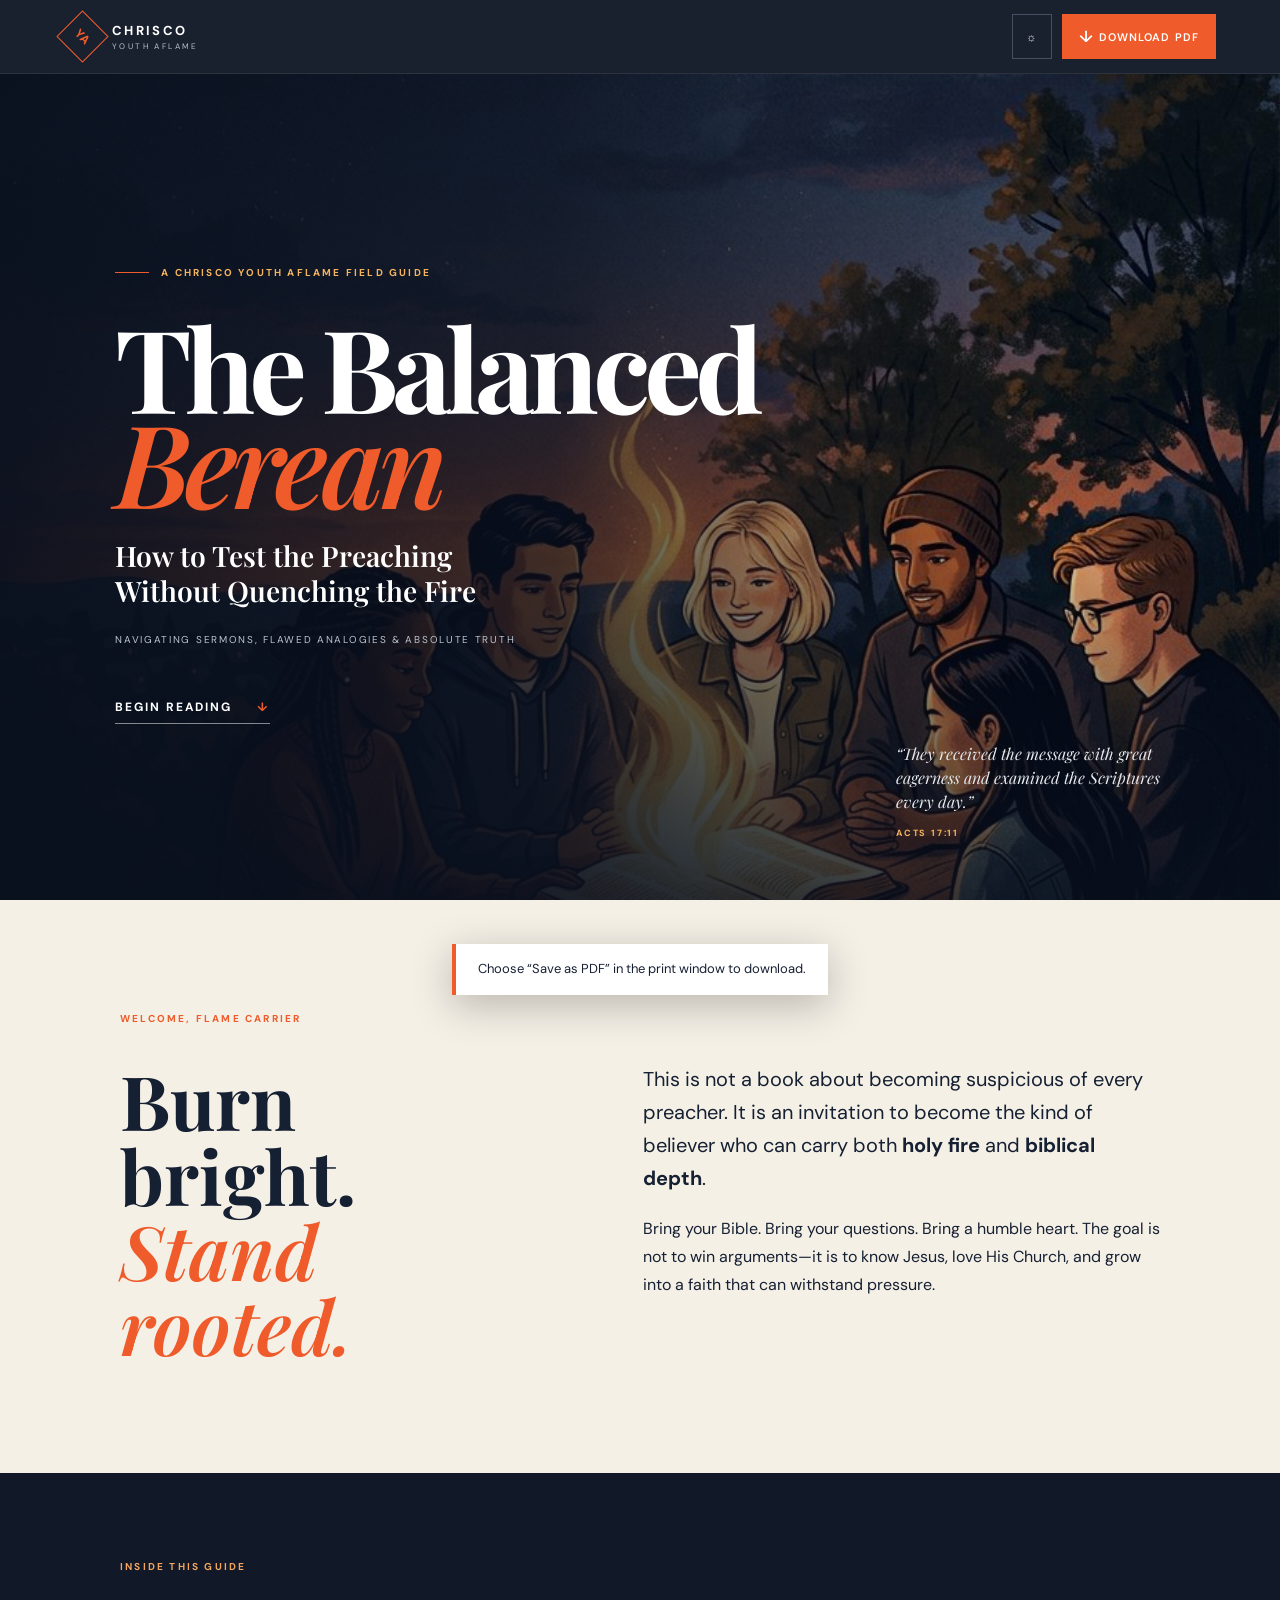
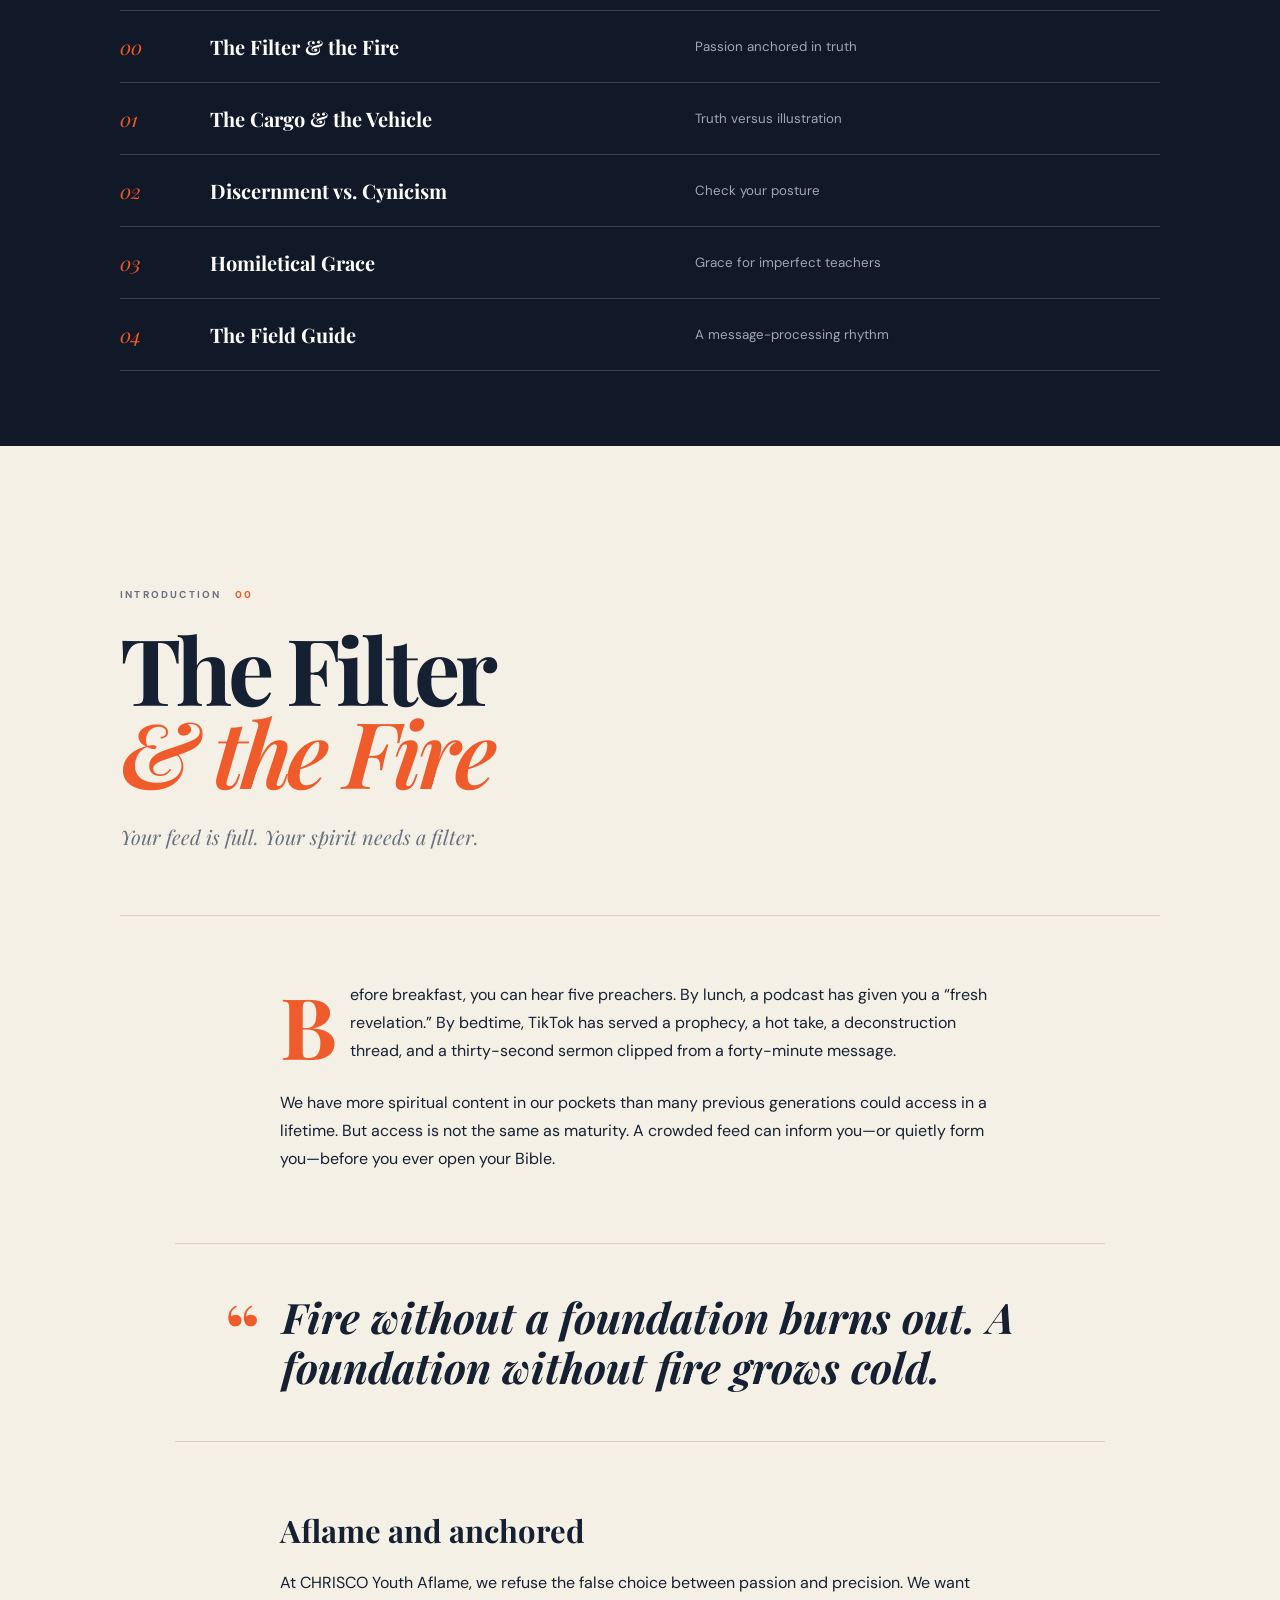
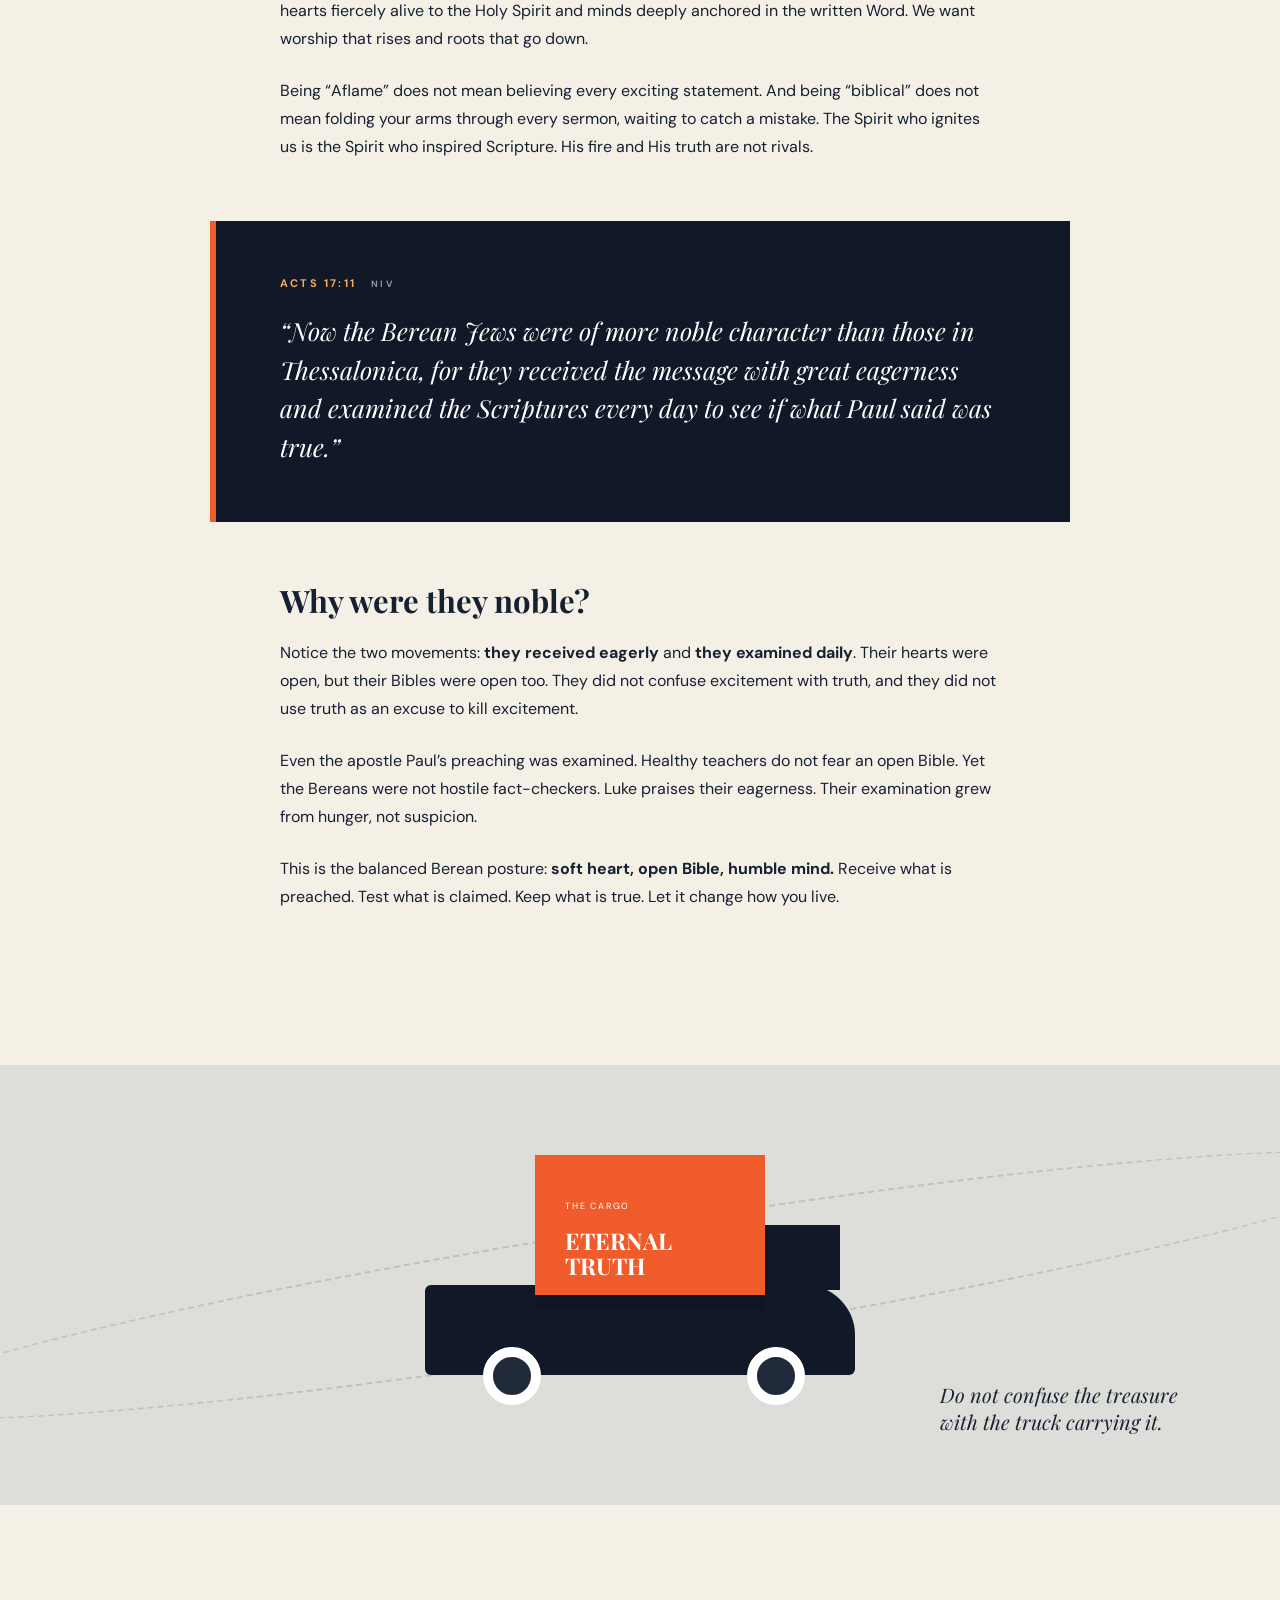
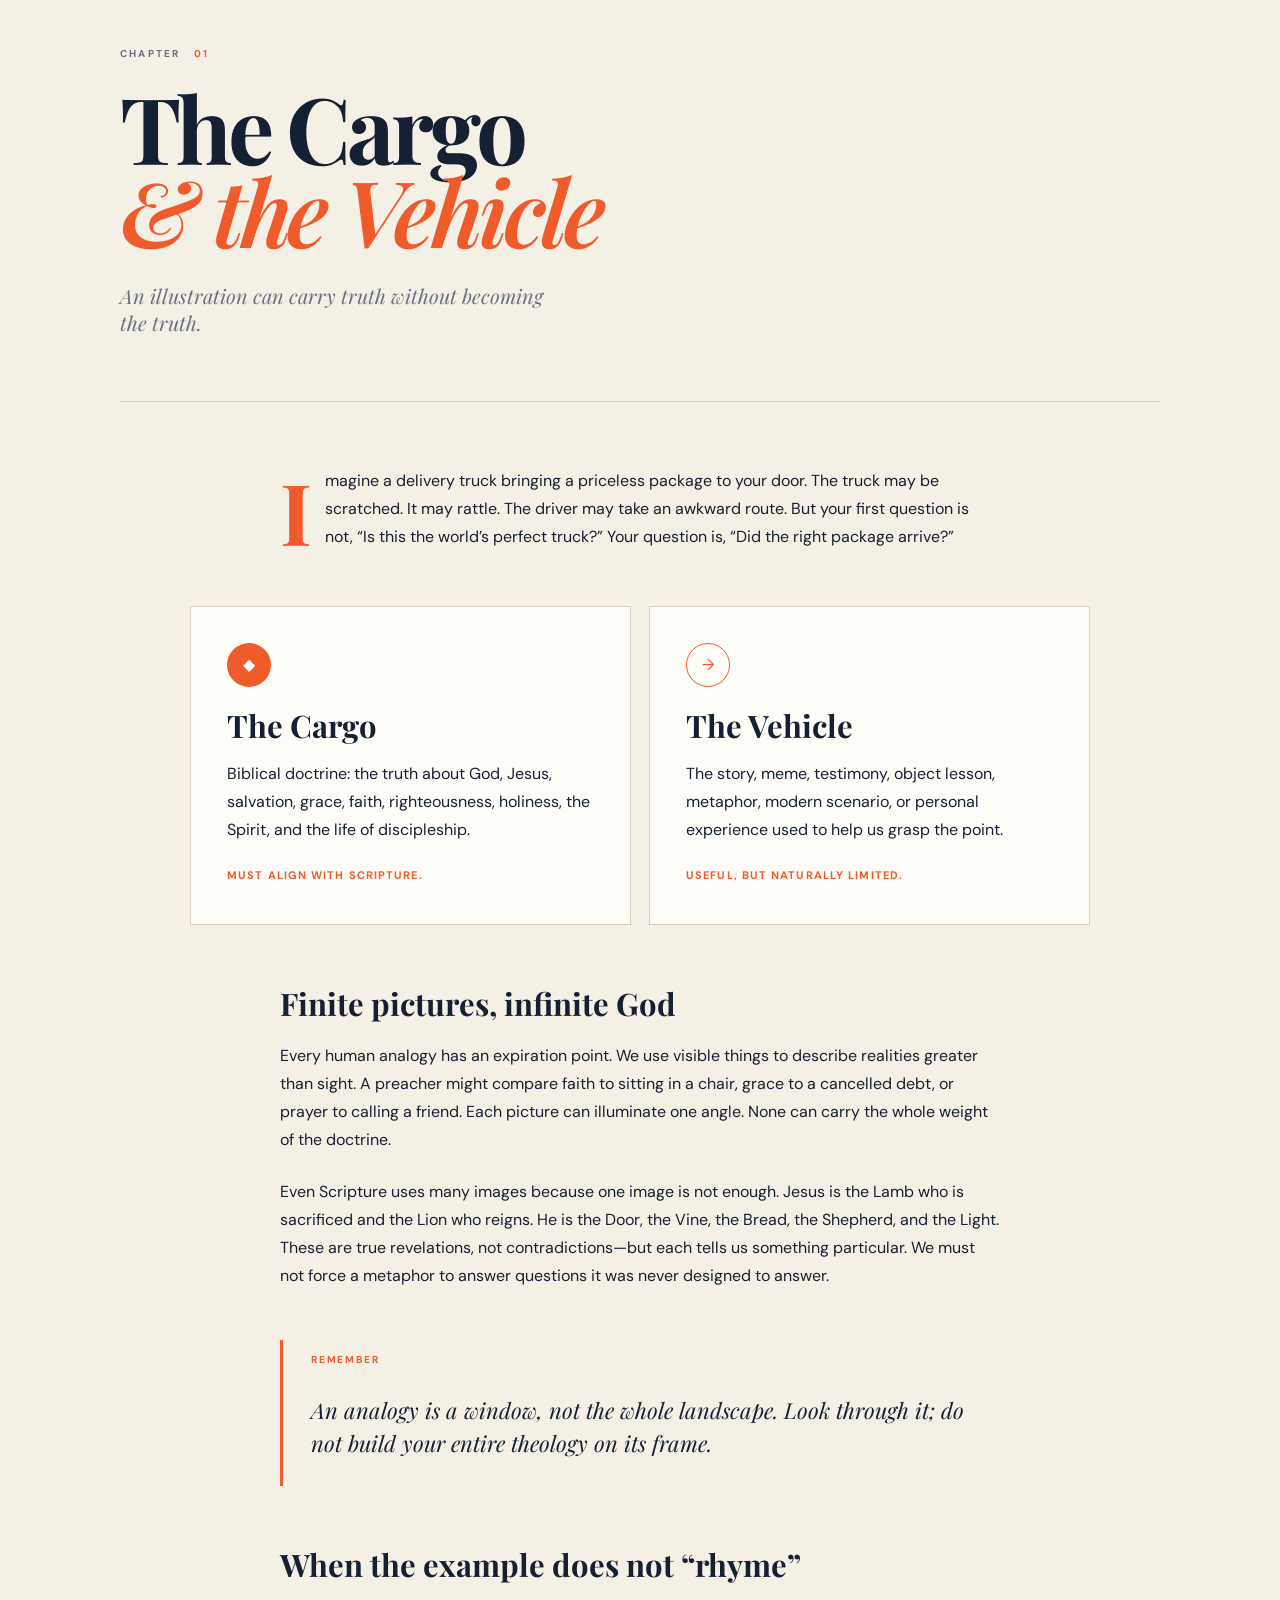
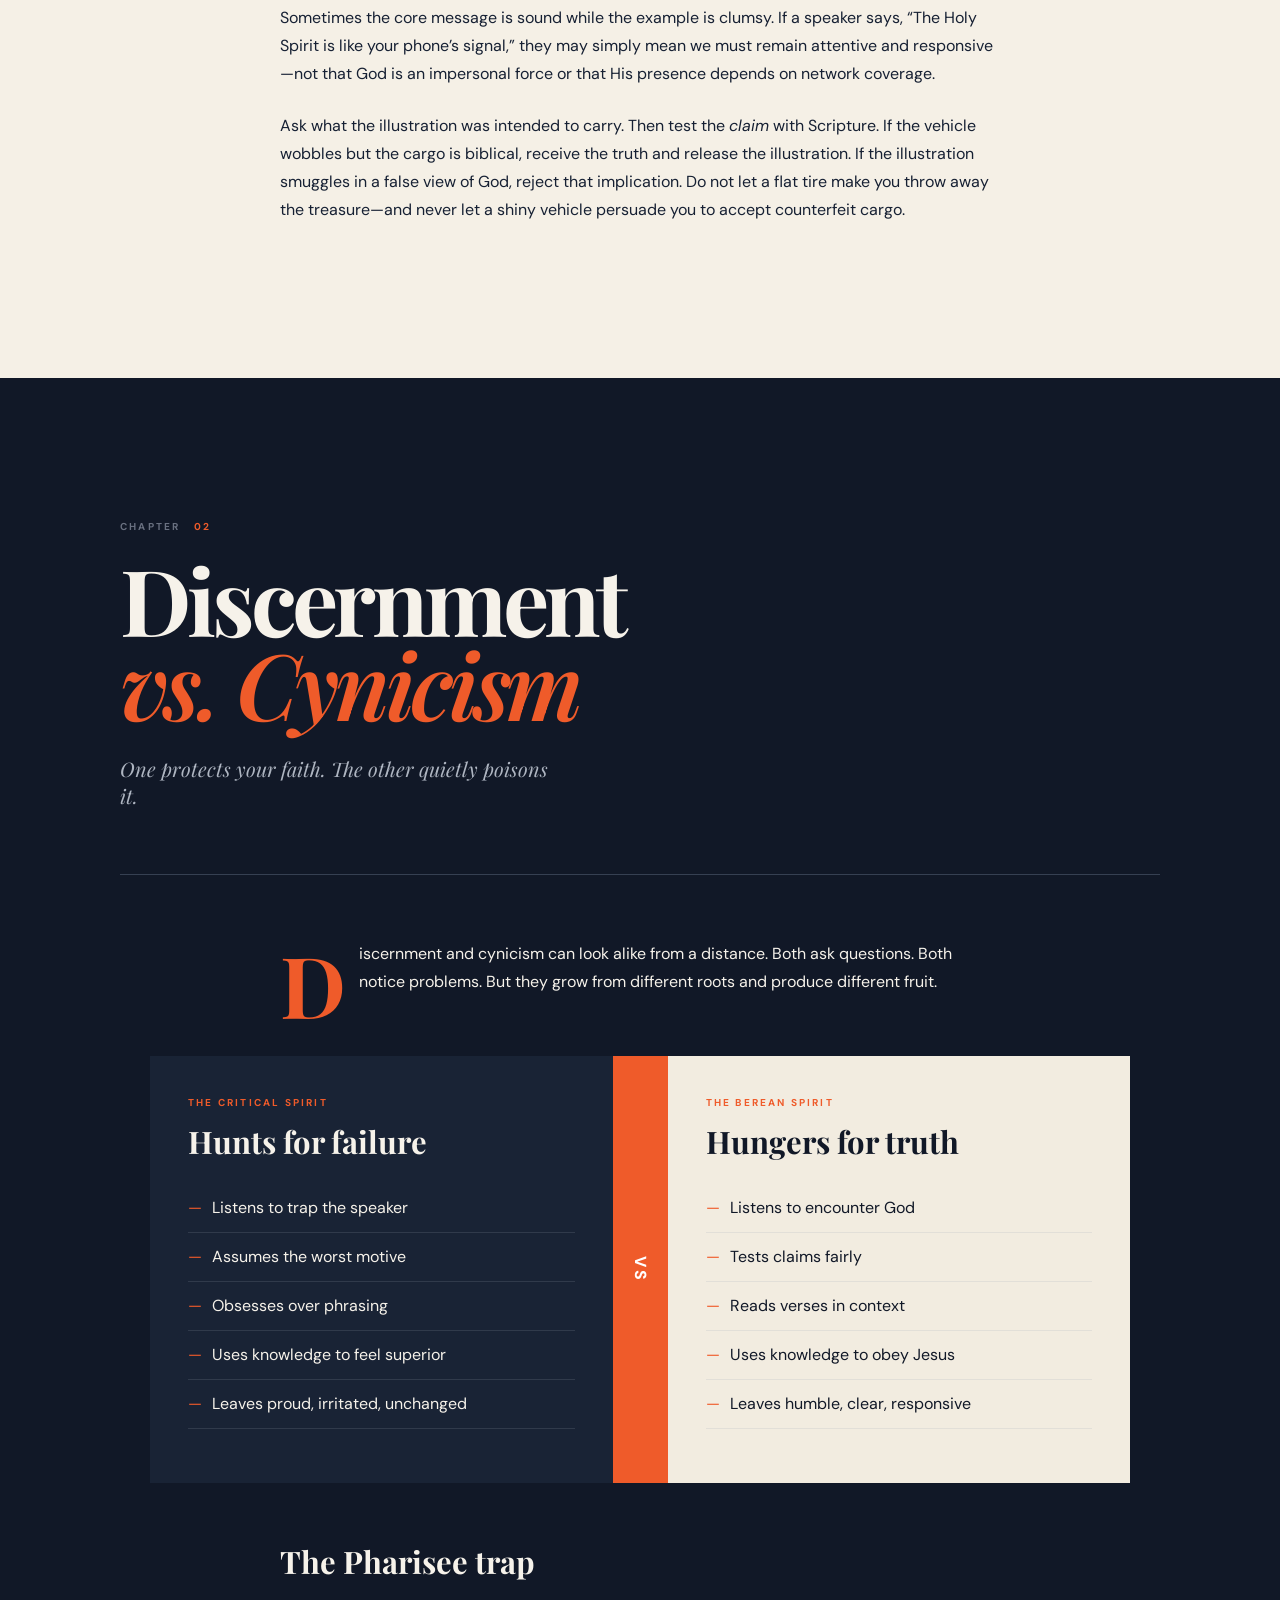
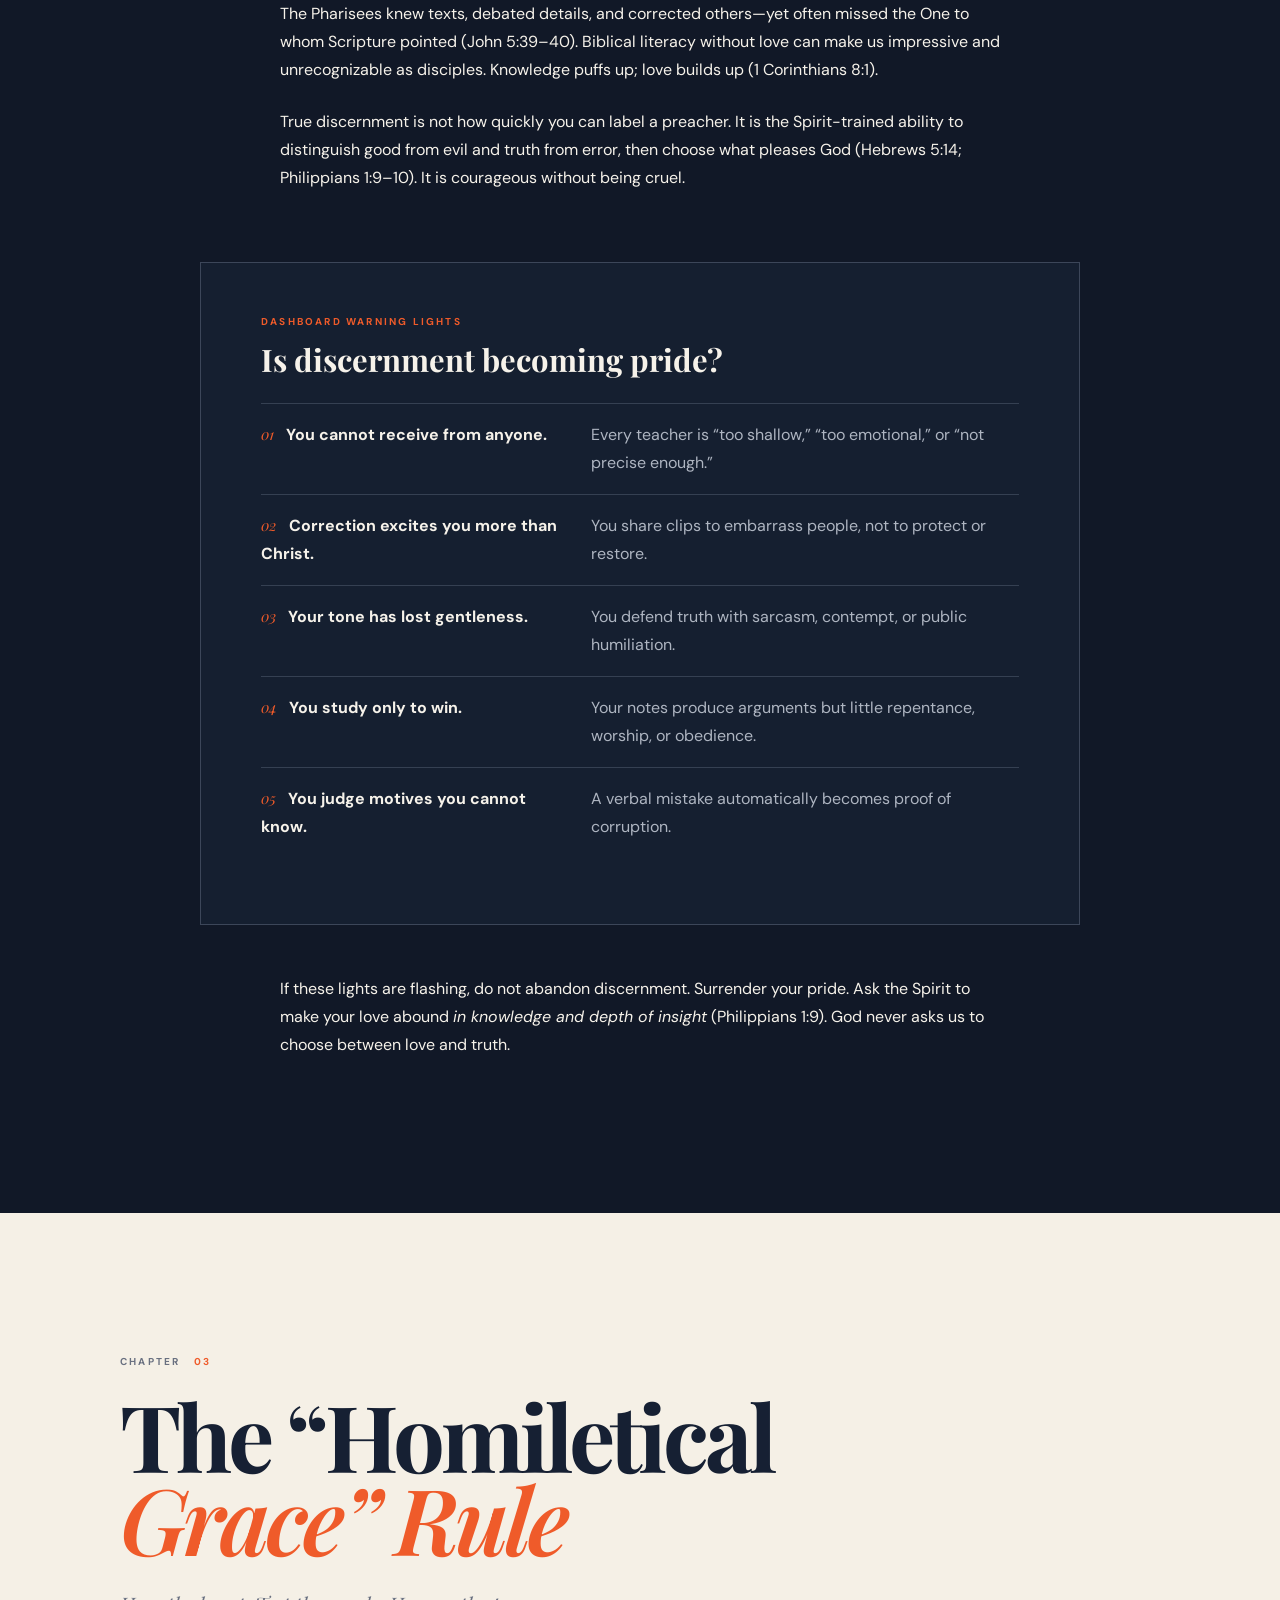
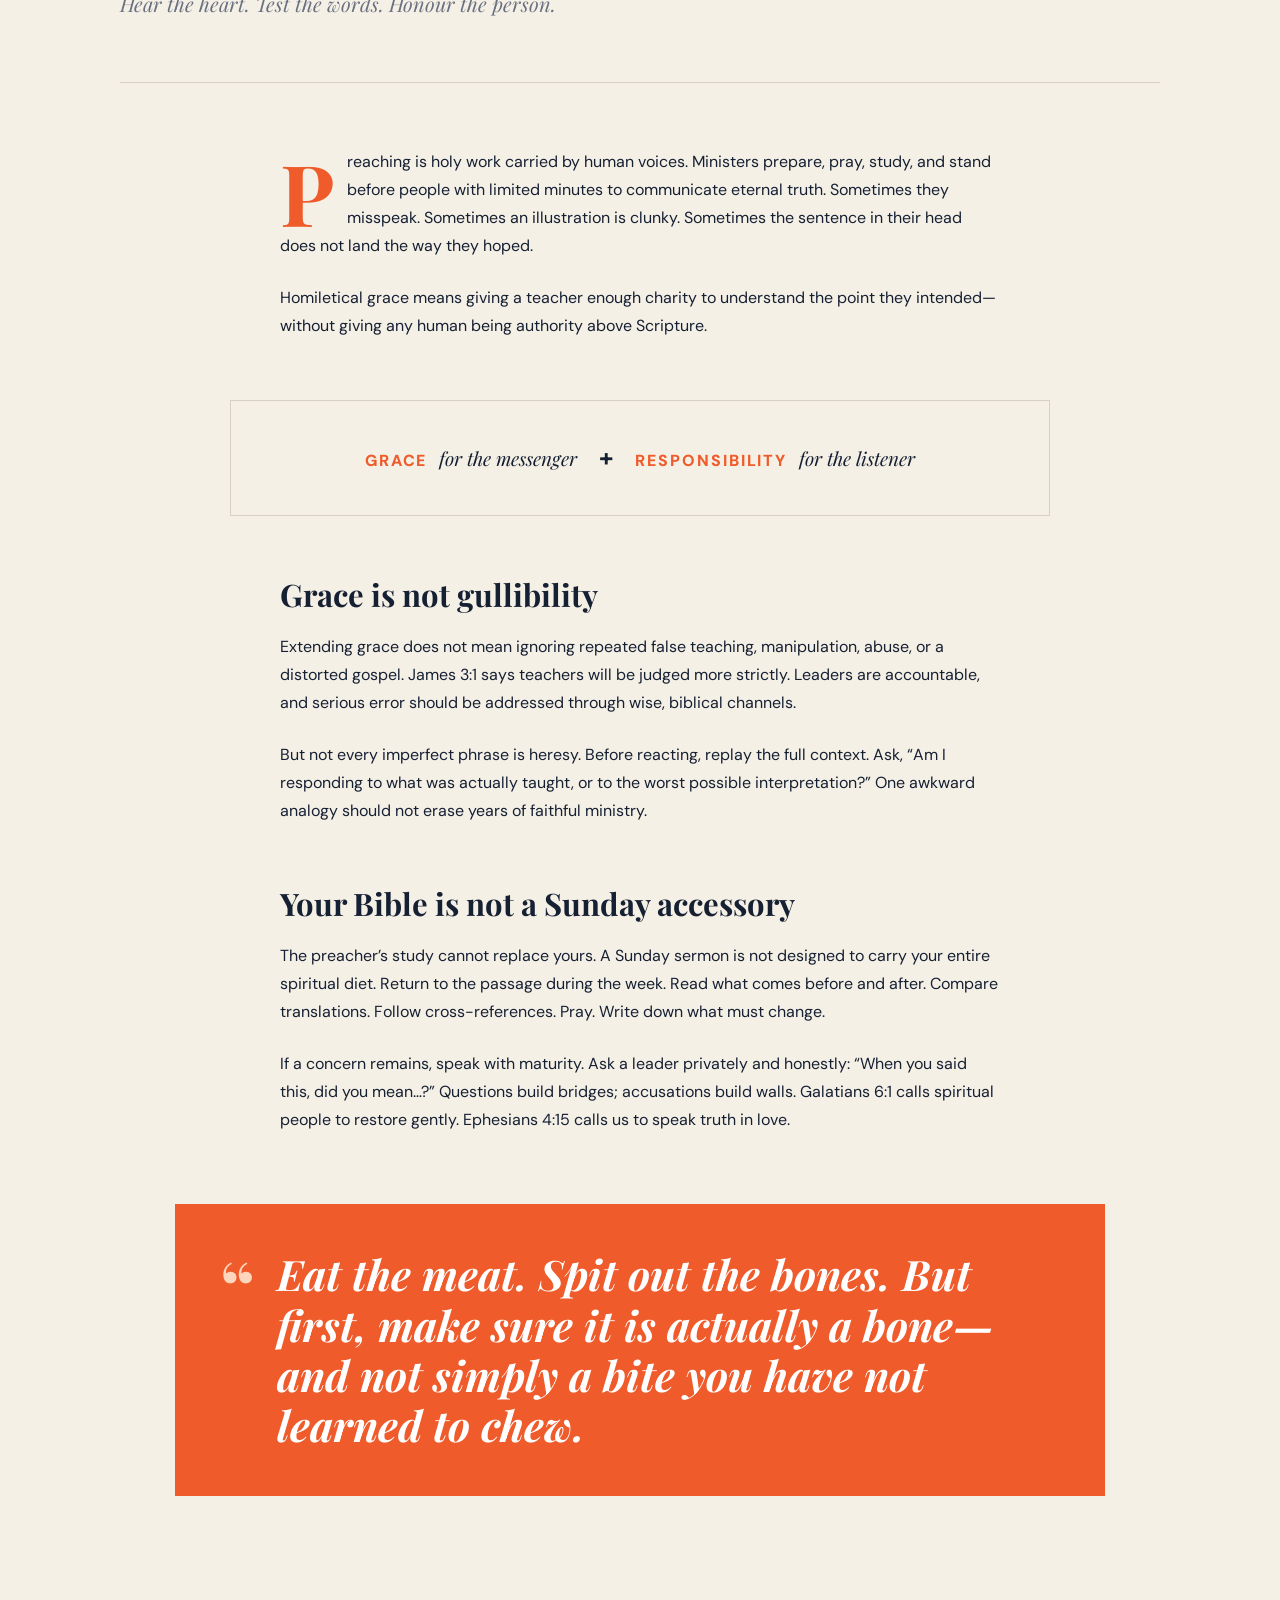
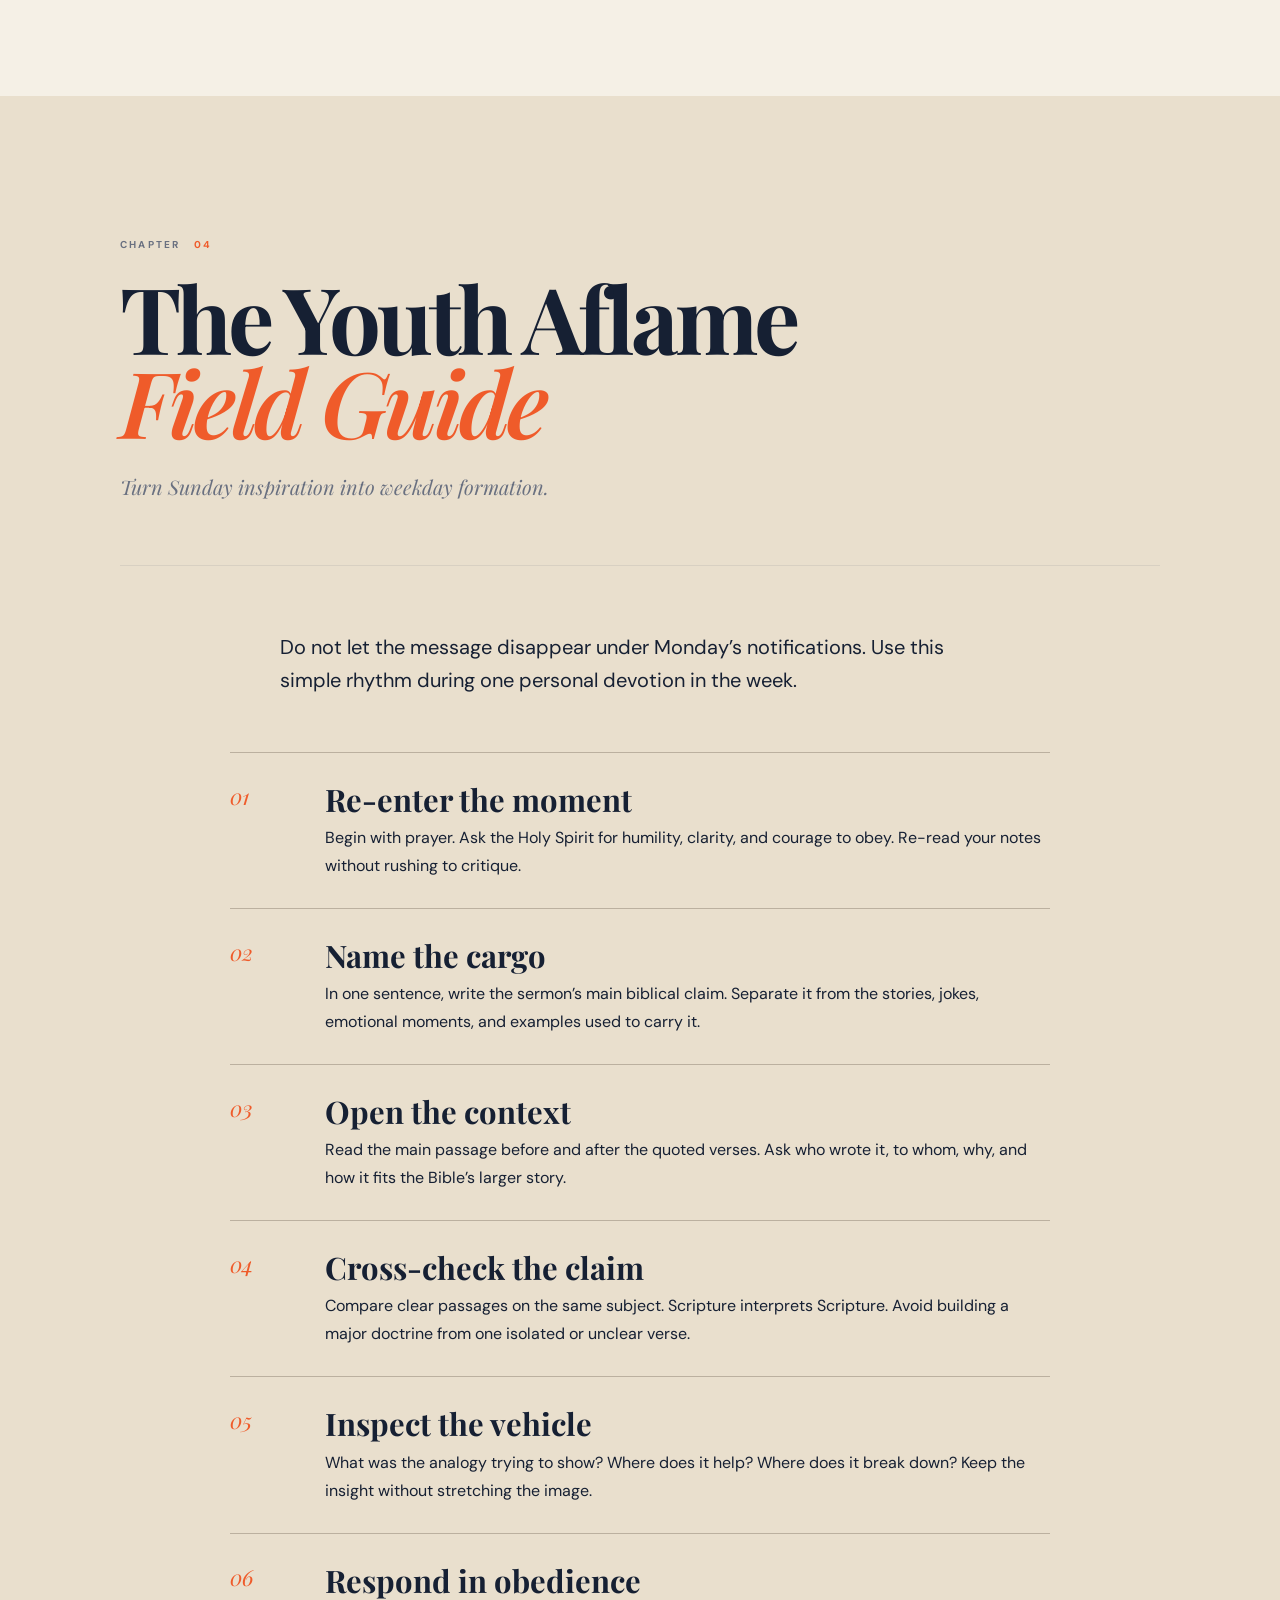
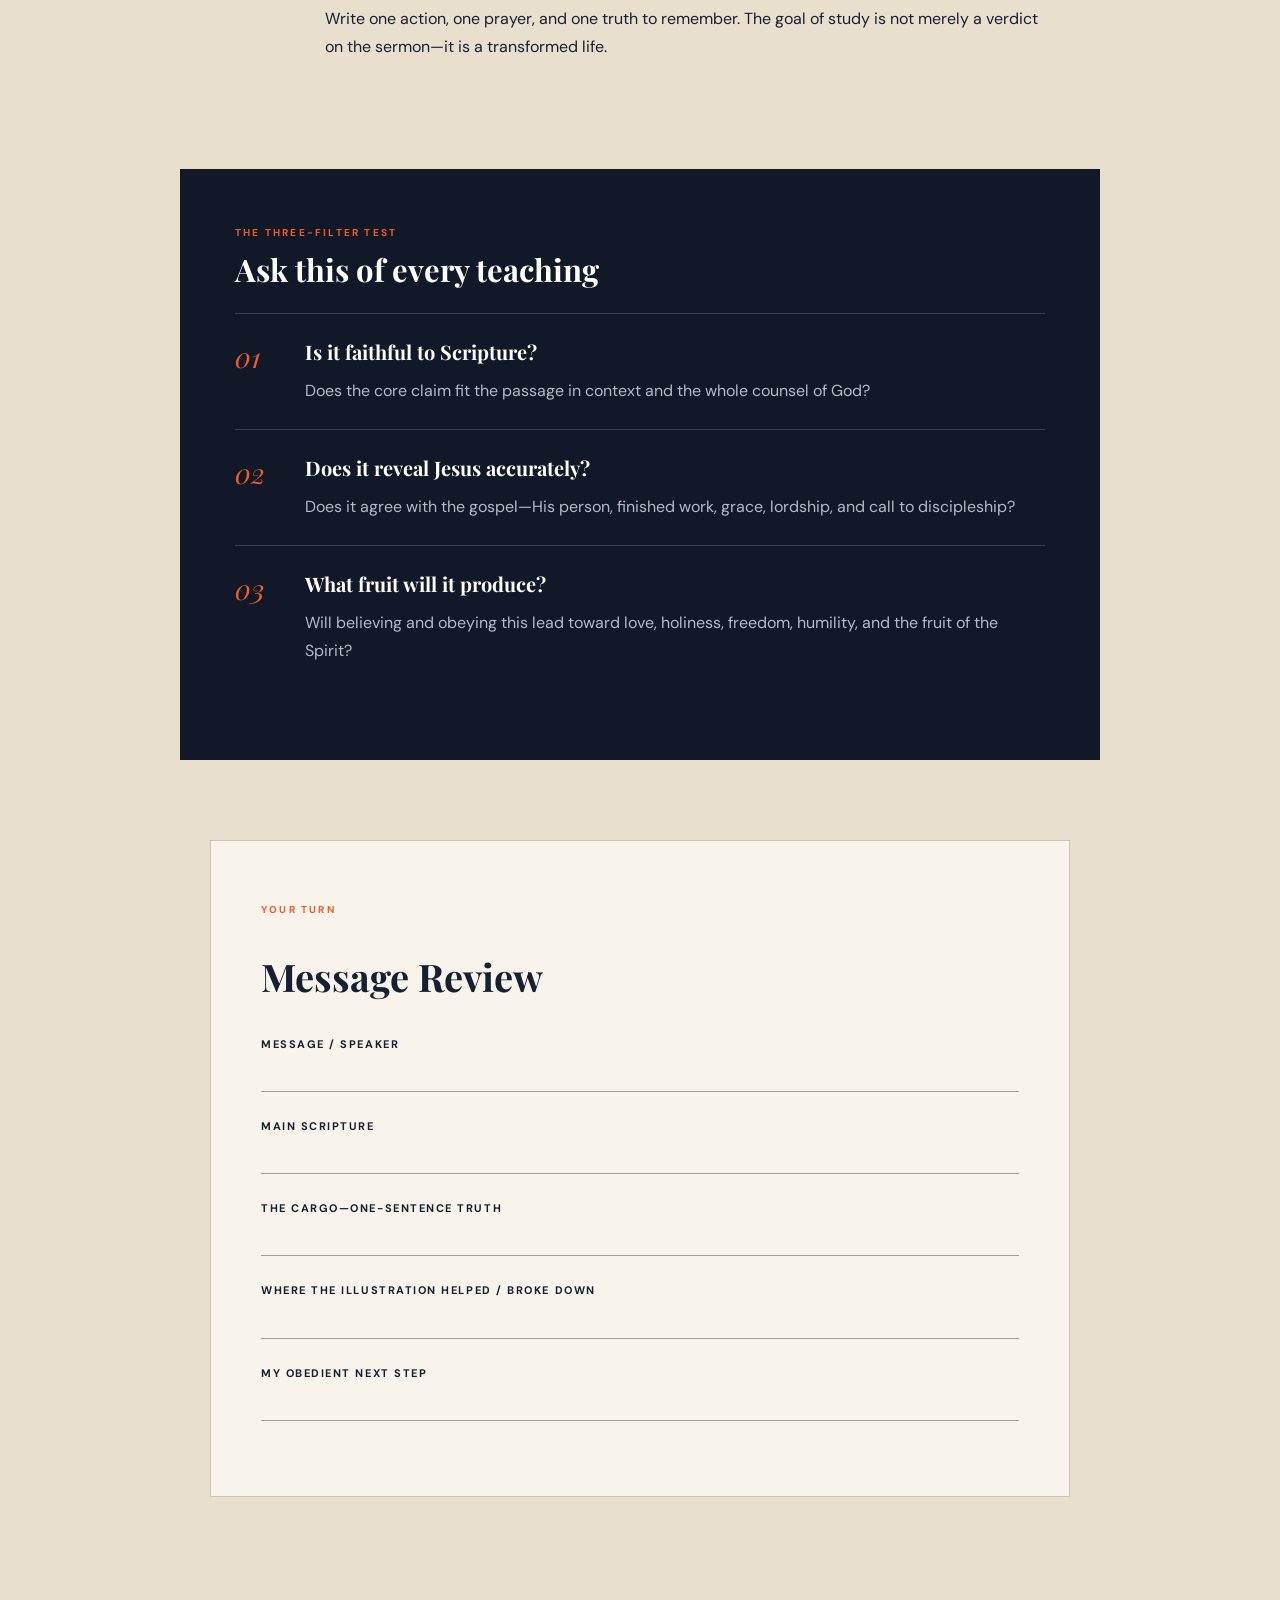
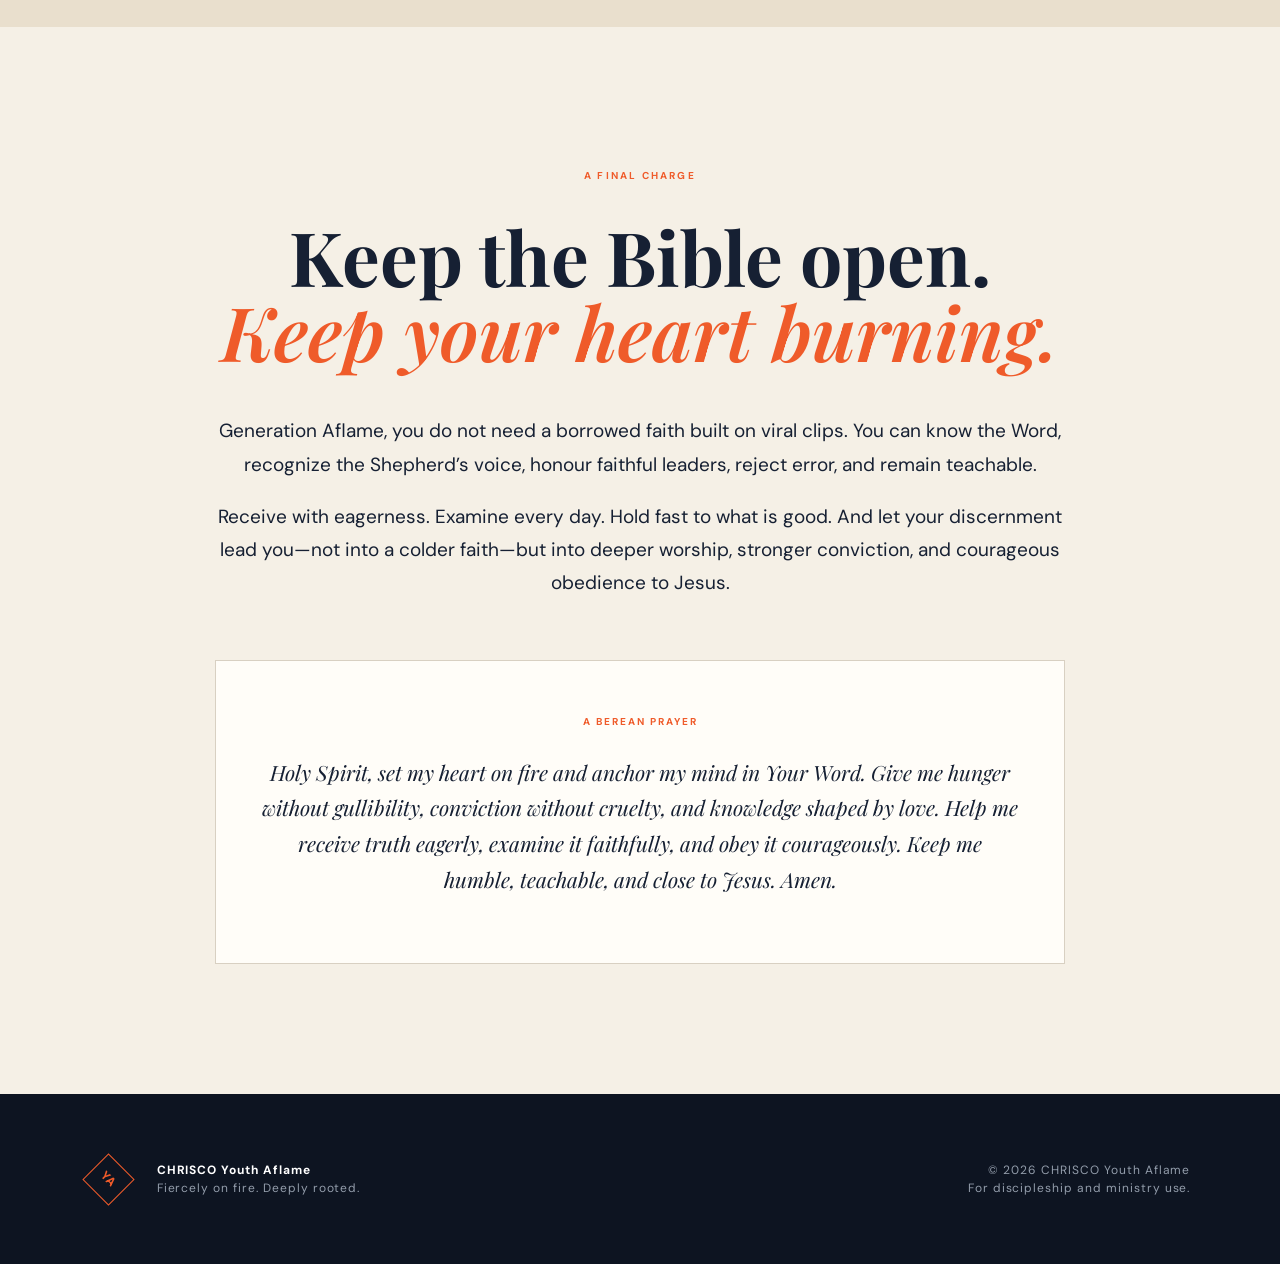
<file: index.html>
<!doctype html>
<html lang="en">
<head>
  <meta charset="UTF-8" />
  <meta name="viewport" content="width=device-width, initial-scale=1.0" />
  <meta name="theme-color" content="#111827" />
  <meta name="description" content="The Balanced Berean — a CHRISCO Youth Aflame field guide to testing preaching without quenching the fire." />
  <title>The Balanced Berean | CHRISCO Youth Aflame</title>
  <link rel="preconnect" href="https://fonts.googleapis.com">
  <link rel="preconnect" href="https://fonts.gstatic.com" crossorigin>
  <link href="https://fonts.googleapis.com/css2?family=DM+Sans:wght@400;500;600;700&family=Playfair+Display:ital,wght@0,700;1,600&display=swap" rel="stylesheet">
  <link rel="stylesheet" href="styles.css" />
  <script src="app.js" defer></script>
</head>
<body>
  <div class="reading-progress" aria-hidden="true"><span id="progressBar"></span></div>

  <header class="topbar">
    <a class="brand" href="#cover" aria-label="CHRISCO Youth Aflame home">
      <span class="brand-mark" aria-hidden="true">YA</span>
      <span><b>CHRISCO</b><small>YOUTH AFLAME</small></span>
    </a>
    <nav aria-label="Book controls">
      <button class="icon-btn" id="themeToggle" type="button" aria-label="Toggle reading theme" title="Toggle reading theme">☼</button>
      <a class="download-btn" id="downloadBtn" href="The-Balanced-Berean-CHRISCO-Youth-Aflame.pdf" download><span>↓</span> Download PDF</a>
    </nav>
  </header>

  <main>
    <section class="cover" id="cover">
      <img class="cover-image" src="assets/berean-hero.jpg" alt="Young believers gathered around an open Bible in warm light" />
      <div class="cover-shade"></div>
      <div class="cover-copy">
        <p class="eyebrow"><span></span> A CHRISCO Youth Aflame Field Guide</p>
        <h1>The Balanced<br><em>Berean</em></h1>
        <p class="subtitle">How to Test the Preaching<br>Without Quenching the Fire</p>
        <p class="cover-note">Navigating sermons, flawed analogies &amp; absolute truth</p>
        <a class="start-reading" href="#introduction">Begin reading <span>↓</span></a>
      </div>
      <blockquote class="cover-verse">“They received the message with great eagerness and examined the Scriptures every day.” <cite>Acts 17:11</cite></blockquote>
    </section>

    <section class="welcome content-shell">
      <div class="section-label">Welcome, flame carrier</div>
      <div class="welcome-grid">
        <h2>Burn bright.<br><i>Stand rooted.</i></h2>
        <div>
          <p class="lead">This is not a book about becoming suspicious of every preacher. It is an invitation to become the kind of believer who can carry both <strong>holy fire</strong> and <strong>biblical depth</strong>.</p>
          <p>Bring your Bible. Bring your questions. Bring a humble heart. The goal is not to win arguments—it is to know Jesus, love His Church, and grow into a faith that can withstand pressure.</p>
        </div>
      </div>
    </section>

    <aside class="toc-wrap" aria-label="Table of contents">
      <div class="content-shell toc">
        <p class="section-label light">Inside this guide</p>
        <ol>
          <li><a href="#introduction"><span>00</span><b>The Filter &amp; the Fire</b><small>Passion anchored in truth</small></a></li>
          <li><a href="#chapter-1"><span>01</span><b>The Cargo &amp; the Vehicle</b><small>Truth versus illustration</small></a></li>
          <li><a href="#chapter-2"><span>02</span><b>Discernment vs. Cynicism</b><small>Check your posture</small></a></li>
          <li><a href="#chapter-3"><span>03</span><b>Homiletical Grace</b><small>Grace for imperfect teachers</small></a></li>
          <li><a href="#chapter-4"><span>04</span><b>The Field Guide</b><small>A message-processing rhythm</small></a></li>
        </ol>
      </div>
    </aside>

    <article>
      <section class="chapter content-shell" id="introduction" data-chapter="Introduction">
        <header class="chapter-head">
          <p class="chapter-number">Introduction <span>00</span></p>
          <h2>The Filter<br><i>&amp; the Fire</i></h2>
          <p class="chapter-deck">Your feed is full. Your spirit needs a filter.</p>
        </header>

        <div class="prose">
          <p class="dropcap">Before breakfast, you can hear five preachers. By lunch, a podcast has given you a “fresh revelation.” By bedtime, TikTok has served a prophecy, a hot take, a deconstruction thread, and a thirty-second sermon clipped from a forty-minute message.</p>
          <p>We have more spiritual content in our pockets than many previous generations could access in a lifetime. But access is not the same as maturity. A crowded feed can inform you—or quietly form you—before you ever open your Bible.</p>

          <aside class="pullquote"><span>“</span><p>Fire without a foundation burns out. A foundation without fire grows cold.</p></aside>

          <h3>Aflame and anchored</h3>
          <p>At CHRISCO Youth Aflame, we refuse the false choice between passion and precision. We want hearts fiercely alive to the Holy Spirit and minds deeply anchored in the written Word. We want worship that rises and roots that go down.</p>
          <p>Being “Aflame” does not mean believing every exciting statement. And being “biblical” does not mean folding your arms through every sermon, waiting to catch a mistake. The Spirit who ignites us is the Spirit who inspired Scripture. His fire and His truth are not rivals.</p>

          <div class="scripture-card">
            <div class="scripture-ref">Acts 17:11 <small>NIV</small></div>
            <blockquote>“Now the Berean Jews were of more noble character than those in Thessalonica, for they received the message with great eagerness and examined the Scriptures every day to see if what Paul said was true.”</blockquote>
          </div>

          <h3>Why were they noble?</h3>
          <p>Notice the two movements: <strong>they received eagerly</strong> and <strong>they examined daily</strong>. Their hearts were open, but their Bibles were open too. They did not confuse excitement with truth, and they did not use truth as an excuse to kill excitement.</p>
          <p>Even the apostle Paul’s preaching was examined. Healthy teachers do not fear an open Bible. Yet the Bereans were not hostile fact-checkers. Luke praises their eagerness. Their examination grew from hunger, not suspicion.</p>
          <p>This is the balanced Berean posture: <strong>soft heart, open Bible, humble mind.</strong> Receive what is preached. Test what is claimed. Keep what is true. Let it change how you live.</p>
        </div>
      </section>

      <div class="full-bleed interlude cargo-visual" role="img" aria-label="Illustration of precious cargo carried by a simple vehicle">
        <div class="route-line"></div>
        <div class="cargo-box"><span>THE CARGO</span><b>ETERNAL TRUTH</b></div>
        <div class="vehicle"><span></span><i></i><i></i></div>
        <p>Do not confuse the treasure<br>with the truck carrying it.</p>
      </div>

      <section class="chapter content-shell" id="chapter-1" data-chapter="Chapter 1">
        <header class="chapter-head split-head">
          <p class="chapter-number">Chapter <span>01</span></p>
          <h2>The Cargo<br><i>&amp; the Vehicle</i></h2>
          <p class="chapter-deck">An illustration can carry truth without becoming the truth.</p>
        </header>
        <div class="prose">
          <p class="dropcap">Imagine a delivery truck bringing a priceless package to your door. The truck may be scratched. It may rattle. The driver may take an awkward route. But your first question is not, “Is this the world’s perfect truck?” Your question is, “Did the right package arrive?”</p>

          <div class="two-cards">
            <section><span class="card-icon">◆</span><h3>The Cargo</h3><p>Biblical doctrine: the truth about God, Jesus, salvation, grace, faith, righteousness, holiness, the Spirit, and the life of discipleship.</p><b>Must align with Scripture.</b></section>
            <section><span class="card-icon outline">→</span><h3>The Vehicle</h3><p>The story, meme, testimony, object lesson, metaphor, modern scenario, or personal experience used to help us grasp the point.</p><b>Useful, but naturally limited.</b></section>
          </div>

          <h3>Finite pictures, infinite God</h3>
          <p>Every human analogy has an expiration point. We use visible things to describe realities greater than sight. A preacher might compare faith to sitting in a chair, grace to a cancelled debt, or prayer to calling a friend. Each picture can illuminate one angle. None can carry the whole weight of the doctrine.</p>
          <p>Even Scripture uses many images because one image is not enough. Jesus is the Lamb who is sacrificed and the Lion who reigns. He is the Door, the Vine, the Bread, the Shepherd, and the Light. These are true revelations, not contradictions—but each tells us something particular. We must not force a metaphor to answer questions it was never designed to answer.</p>

          <aside class="margin-note"><b>Remember</b><p>An analogy is a window, not the whole landscape. Look through it; do not build your entire theology on its frame.</p></aside>

          <h3>When the example does not “rhyme”</h3>
          <p>Sometimes the core message is sound while the example is clumsy. If a speaker says, “The Holy Spirit is like your phone’s signal,” they may simply mean we must remain attentive and responsive—not that God is an impersonal force or that His presence depends on network coverage.</p>
          <p>Ask what the illustration was intended to carry. Then test the <em>claim</em> with Scripture. If the vehicle wobbles but the cargo is biblical, receive the truth and release the illustration. If the illustration smuggles in a false view of God, reject that implication. Do not let a flat tire make you throw away the treasure—and never let a shiny vehicle persuade you to accept counterfeit cargo.</p>
        </div>
      </section>

      <section class="chapter chapter-dark" id="chapter-2" data-chapter="Chapter 2">
        <div class="content-shell">
          <header class="chapter-head">
            <p class="chapter-number">Chapter <span>02</span></p>
            <h2>Discernment<br><i>vs. Cynicism</i></h2>
            <p class="chapter-deck">One protects your faith. The other quietly poisons it.</p>
          </header>
          <div class="prose">
            <p class="dropcap">Discernment and cynicism can look alike from a distance. Both ask questions. Both notice problems. But they grow from different roots and produce different fruit.</p>

            <div class="versus">
              <section><p class="mini-label">The critical spirit</p><h3>Hunts for failure</h3><ul><li>Listens to trap the speaker</li><li>Assumes the worst motive</li><li>Obsesses over phrasing</li><li>Uses knowledge to feel superior</li><li>Leaves proud, irritated, unchanged</li></ul></section>
              <div class="vs">VS</div>
              <section><p class="mini-label">The Berean spirit</p><h3>Hungers for truth</h3><ul><li>Listens to encounter God</li><li>Tests claims fairly</li><li>Reads verses in context</li><li>Uses knowledge to obey Jesus</li><li>Leaves humble, clear, responsive</li></ul></section>
            </div>

            <h3>The Pharisee trap</h3>
            <p>The Pharisees knew texts, debated details, and corrected others—yet often missed the One to whom Scripture pointed (John 5:39–40). Biblical literacy without love can make us impressive and unrecognizable as disciples. Knowledge puffs up; love builds up (1 Corinthians 8:1).</p>
            <p>True discernment is not how quickly you can label a preacher. It is the Spirit-trained ability to distinguish good from evil and truth from error, then choose what pleases God (Hebrews 5:14; Philippians 1:9–10). It is courageous without being cruel.</p>

            <div class="warning-box">
              <p class="mini-label">Dashboard warning lights</p>
              <h3>Is discernment becoming pride?</h3>
              <ol>
                <li><b>You cannot receive from anyone.</b><span>Every teacher is “too shallow,” “too emotional,” or “not precise enough.”</span></li>
                <li><b>Correction excites you more than Christ.</b><span>You share clips to embarrass people, not to protect or restore.</span></li>
                <li><b>Your tone has lost gentleness.</b><span>You defend truth with sarcasm, contempt, or public humiliation.</span></li>
                <li><b>You study only to win.</b><span>Your notes produce arguments but little repentance, worship, or obedience.</span></li>
                <li><b>You judge motives you cannot know.</b><span>A verbal mistake automatically becomes proof of corruption.</span></li>
              </ol>
            </div>

            <p>If these lights are flashing, do not abandon discernment. Surrender your pride. Ask the Spirit to make your love abound <em>in knowledge and depth of insight</em> (Philippians 1:9). God never asks us to choose between love and truth.</p>
          </div>
        </div>
      </section>

      <section class="chapter content-shell" id="chapter-3" data-chapter="Chapter 3">
        <header class="chapter-head">
          <p class="chapter-number">Chapter <span>03</span></p>
          <h2>The “Homiletical<br><i>Grace” Rule</i></h2>
          <p class="chapter-deck">Hear the heart. Test the words. Honour the person.</p>
        </header>
        <div class="prose">
          <p class="dropcap">Preaching is holy work carried by human voices. Ministers prepare, pray, study, and stand before people with limited minutes to communicate eternal truth. Sometimes they misspeak. Sometimes an illustration is clunky. Sometimes the sentence in their head does not land the way they hoped.</p>
          <p>Homiletical grace means giving a teacher enough charity to understand the point they intended—without giving any human being authority above Scripture.</p>

          <div class="formula"><span>GRACE</span><b>for the messenger</b><strong>+</strong><span>RESPONSIBILITY</span><b>for the listener</b></div>

          <h3>Grace is not gullibility</h3>
          <p>Extending grace does not mean ignoring repeated false teaching, manipulation, abuse, or a distorted gospel. James 3:1 says teachers will be judged more strictly. Leaders are accountable, and serious error should be addressed through wise, biblical channels.</p>
          <p>But not every imperfect phrase is heresy. Before reacting, replay the full context. Ask, “Am I responding to what was actually taught, or to the worst possible interpretation?” One awkward analogy should not erase years of faithful ministry.</p>

          <h3>Your Bible is not a Sunday accessory</h3>
          <p>The preacher’s study cannot replace yours. A Sunday sermon is not designed to carry your entire spiritual diet. Return to the passage during the week. Read what comes before and after. Compare translations. Follow cross-references. Pray. Write down what must change.</p>
          <p>If a concern remains, speak with maturity. Ask a leader privately and honestly: “When you said this, did you mean…?” Questions build bridges; accusations build walls. Galatians 6:1 calls spiritual people to restore gently. Ephesians 4:15 calls us to speak truth in love.</p>

          <aside class="pullquote orange"><span>“</span><p>Eat the meat. Spit out the bones. But first, make sure it is actually a bone—and not simply a bite you have not learned to chew.</p></aside>
        </div>
      </section>

      <section class="chapter field-guide" id="chapter-4" data-chapter="Chapter 4">
        <div class="content-shell">
          <header class="chapter-head">
            <p class="chapter-number">Chapter <span>04</span></p>
            <h2>The Youth Aflame<br><i>Field Guide</i></h2>
            <p class="chapter-deck">Turn Sunday inspiration into weekday formation.</p>
          </header>
          <div class="prose">
            <p class="lead">Do not let the message disappear under Monday’s notifications. Use this simple rhythm during one personal devotion in the week.</p>

            <div class="steps">
              <section><span>01</span><div><h3>Re-enter the moment</h3><p>Begin with prayer. Ask the Holy Spirit for humility, clarity, and courage to obey. Re-read your notes without rushing to critique.</p></div></section>
              <section><span>02</span><div><h3>Name the cargo</h3><p>In one sentence, write the sermon’s main biblical claim. Separate it from the stories, jokes, emotional moments, and examples used to carry it.</p></div></section>
              <section><span>03</span><div><h3>Open the context</h3><p>Read the main passage before and after the quoted verses. Ask who wrote it, to whom, why, and how it fits the Bible’s larger story.</p></div></section>
              <section><span>04</span><div><h3>Cross-check the claim</h3><p>Compare clear passages on the same subject. Scripture interprets Scripture. Avoid building a major doctrine from one isolated or unclear verse.</p></div></section>
              <section><span>05</span><div><h3>Inspect the vehicle</h3><p>What was the analogy trying to show? Where does it help? Where does it break down? Keep the insight without stretching the image.</p></div></section>
              <section><span>06</span><div><h3>Respond in obedience</h3><p>Write one action, one prayer, and one truth to remember. The goal of study is not merely a verdict on the sermon—it is a transformed life.</p></div></section>
            </div>

            <div class="filter-card">
              <p class="mini-label">The three-filter test</p>
              <h3>Ask this of every teaching</h3>
              <ol>
                <li><span>01</span><div><b>Is it faithful to Scripture?</b><p>Does the core claim fit the passage in context and the whole counsel of God?</p></div></li>
                <li><span>02</span><div><b>Does it reveal Jesus accurately?</b><p>Does it agree with the gospel—His person, finished work, grace, lordship, and call to discipleship?</p></div></li>
                <li><span>03</span><div><b>What fruit will it produce?</b><p>Will believing and obeying this lead toward love, holiness, freedom, humility, and the fruit of the Spirit?</p></div></li>
              </ol>
            </div>

            <div class="practice-page">
              <p class="section-label">Your turn</p>
              <h3>Message Review</h3>
              <label>Message / speaker <span></span></label>
              <label>Main Scripture <span></span></label>
              <label>The cargo—one-sentence truth <span></span></label>
              <label>Where the illustration helped / broke down <span></span></label>
              <label>My obedient next step <span></span></label>
            </div>
          </div>
        </div>
      </section>

      <section class="closing content-shell" id="closing">
        <p class="section-label">A final charge</p>
        <h2>Keep the Bible open.<br><i>Keep your heart burning.</i></h2>
        <p>Generation Aflame, you do not need a borrowed faith built on viral clips. You can know the Word, recognize the Shepherd’s voice, honour faithful leaders, reject error, and remain teachable.</p>
        <p>Receive with eagerness. Examine every day. Hold fast to what is good. And let your discernment lead you—not into a colder faith—but into deeper worship, stronger conviction, and courageous obedience to Jesus.</p>
        <div class="prayer"><span>A Berean Prayer</span><p>Holy Spirit, set my heart on fire and anchor my mind in Your Word. Give me hunger without gullibility, conviction without cruelty, and knowledge shaped by love. Help me receive truth eagerly, examine it faithfully, and obey it courageously. Keep me humble, teachable, and close to Jesus. Amen.</p></div>
      </section>
    </article>
  </main>

  <footer>
    <div class="footer-mark">YA</div>
    <p><b>CHRISCO Youth Aflame</b><br><span>Fiercely on fire. Deeply rooted.</span></p>
    <p class="copyright">© <span id="year"></span> CHRISCO Youth Aflame<br>For discipleship and ministry use.</p>
  </footer>
  <div class="toast" id="toast" role="status" aria-live="polite">Choose “Save as PDF” in the print window to download.</div>
</body>
</html>
</file>
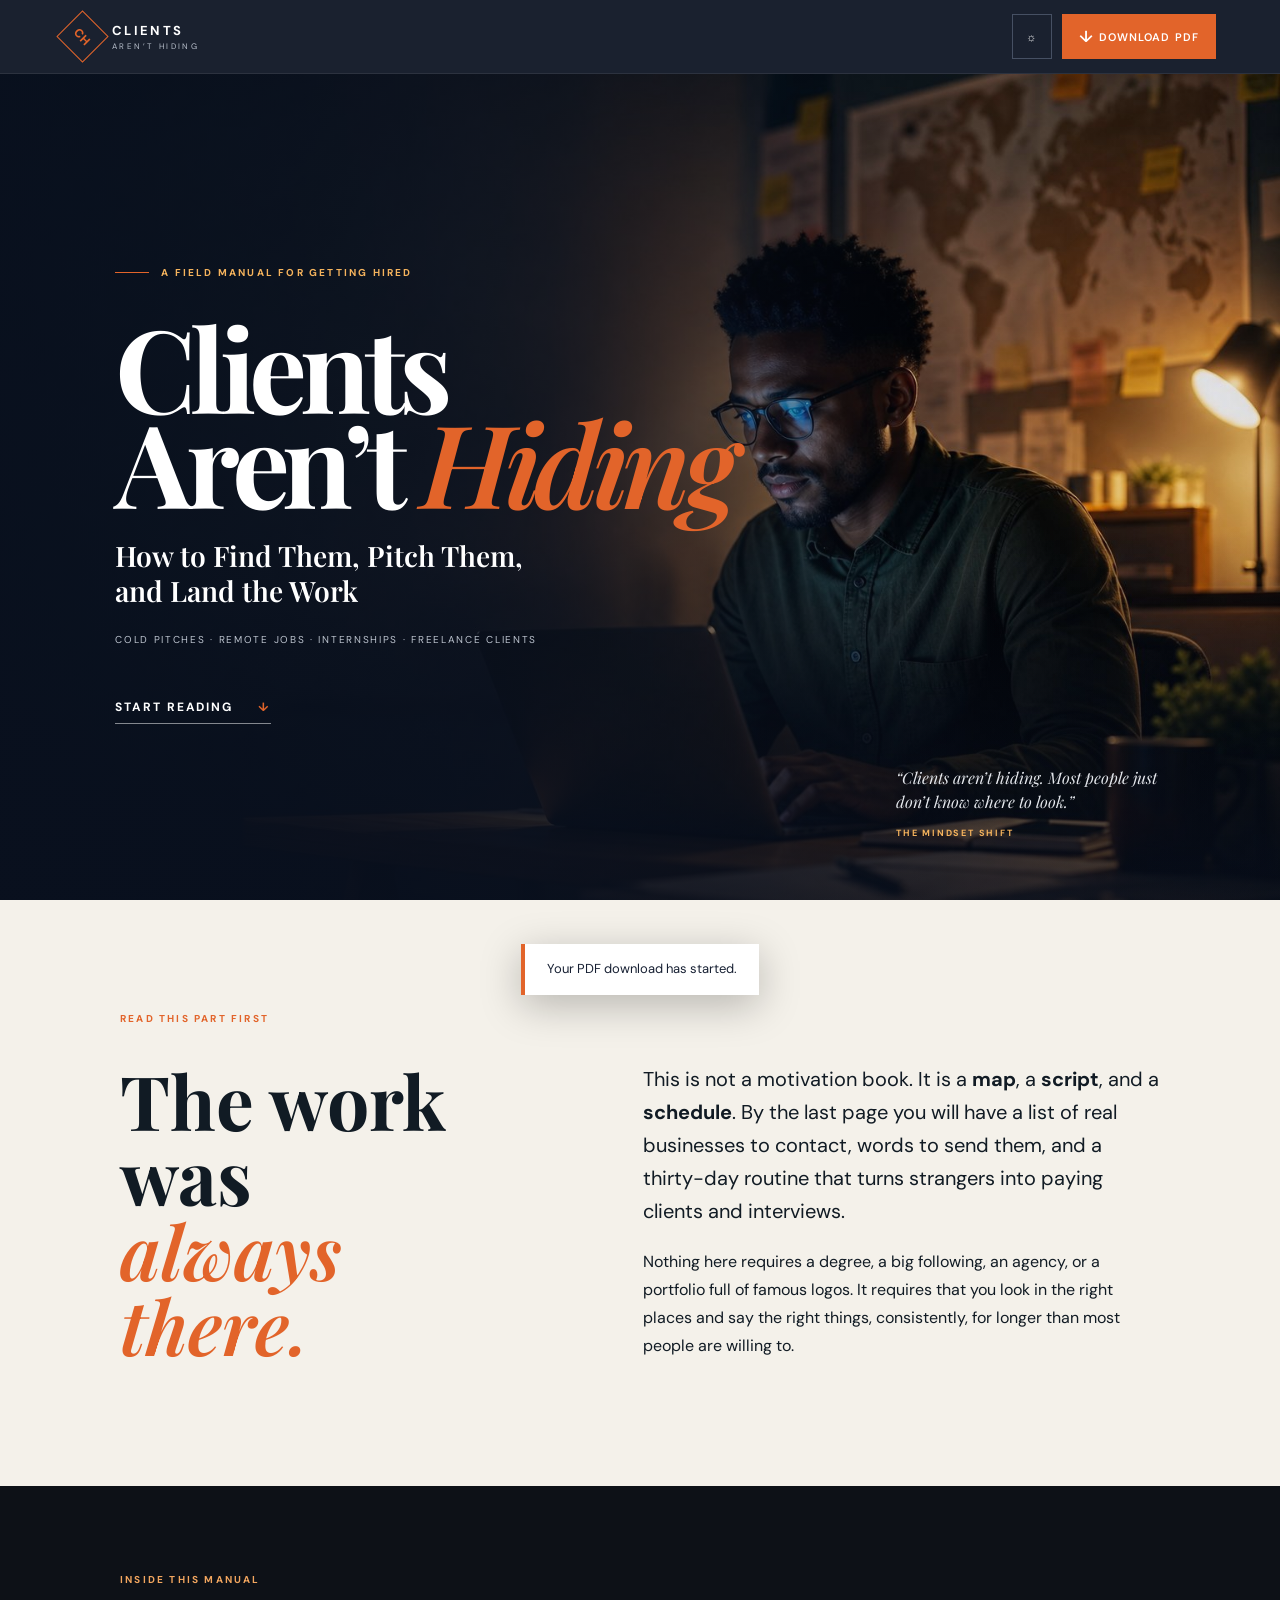
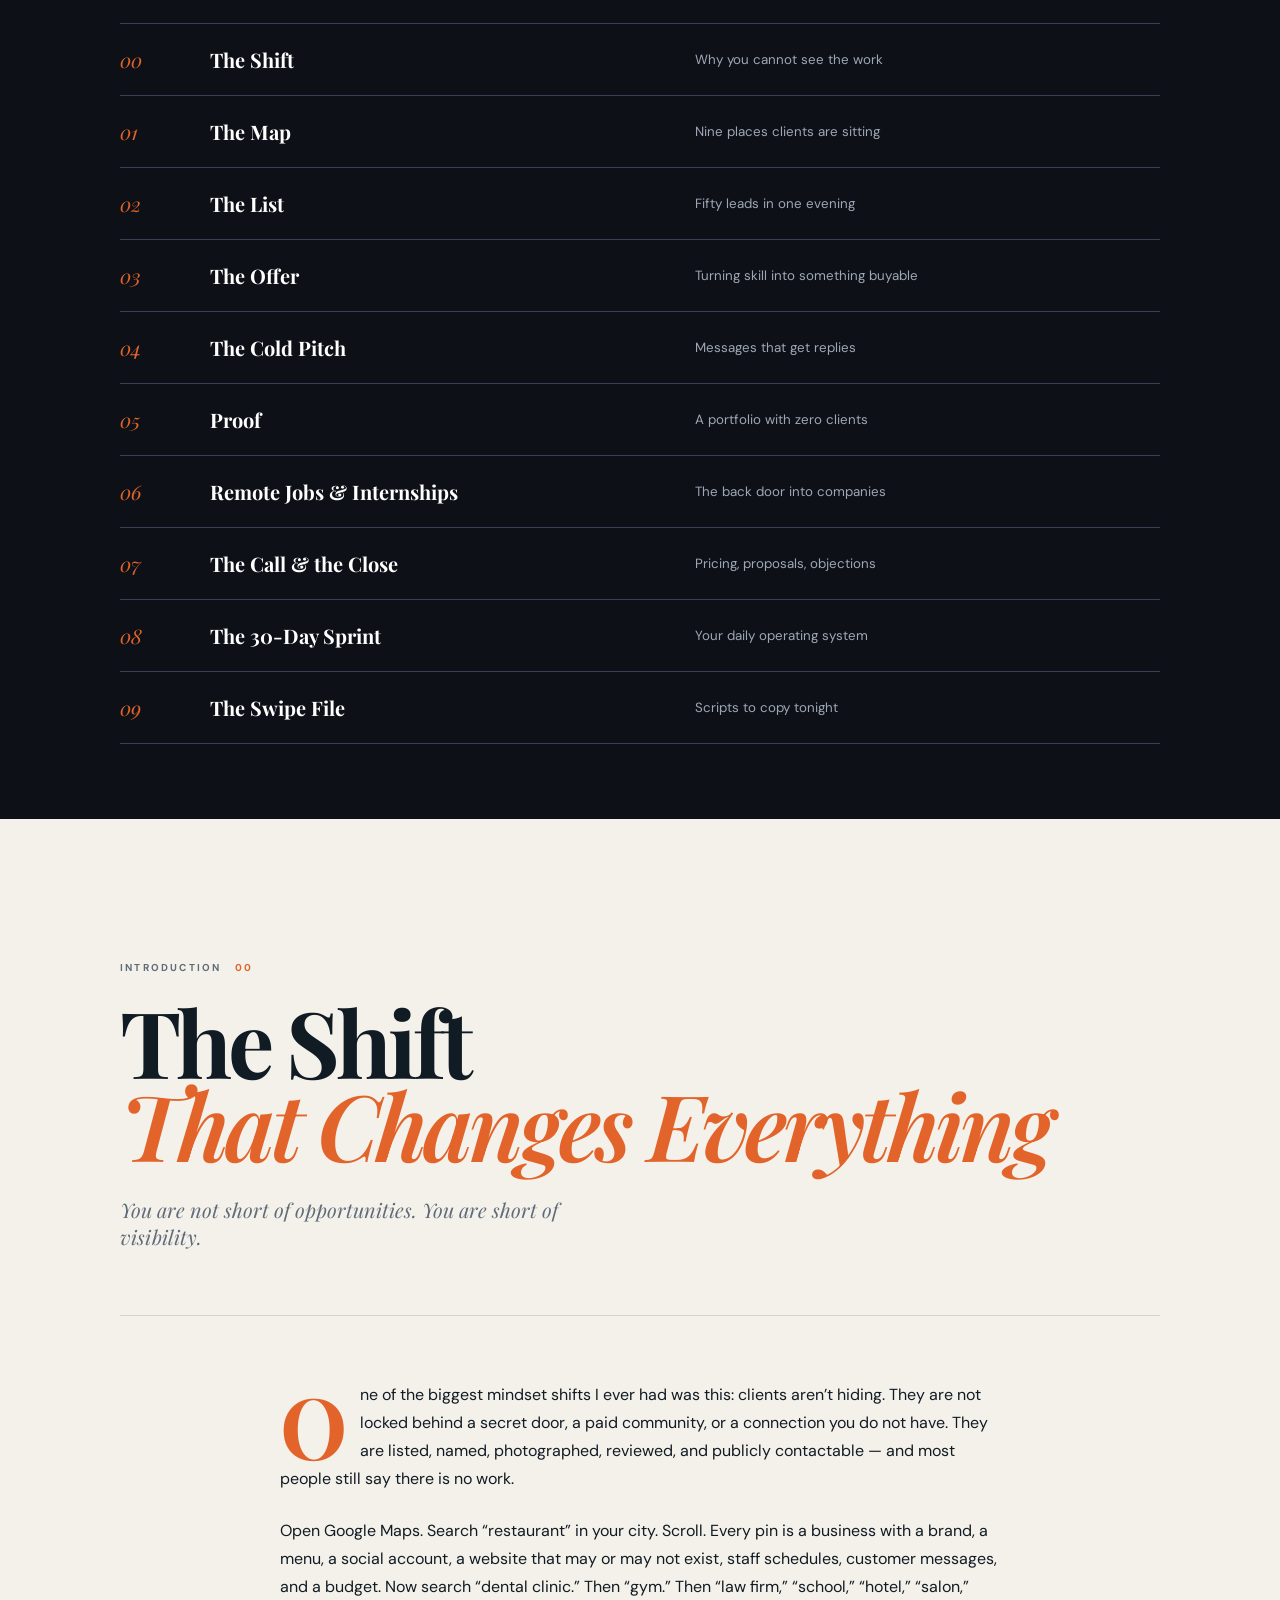
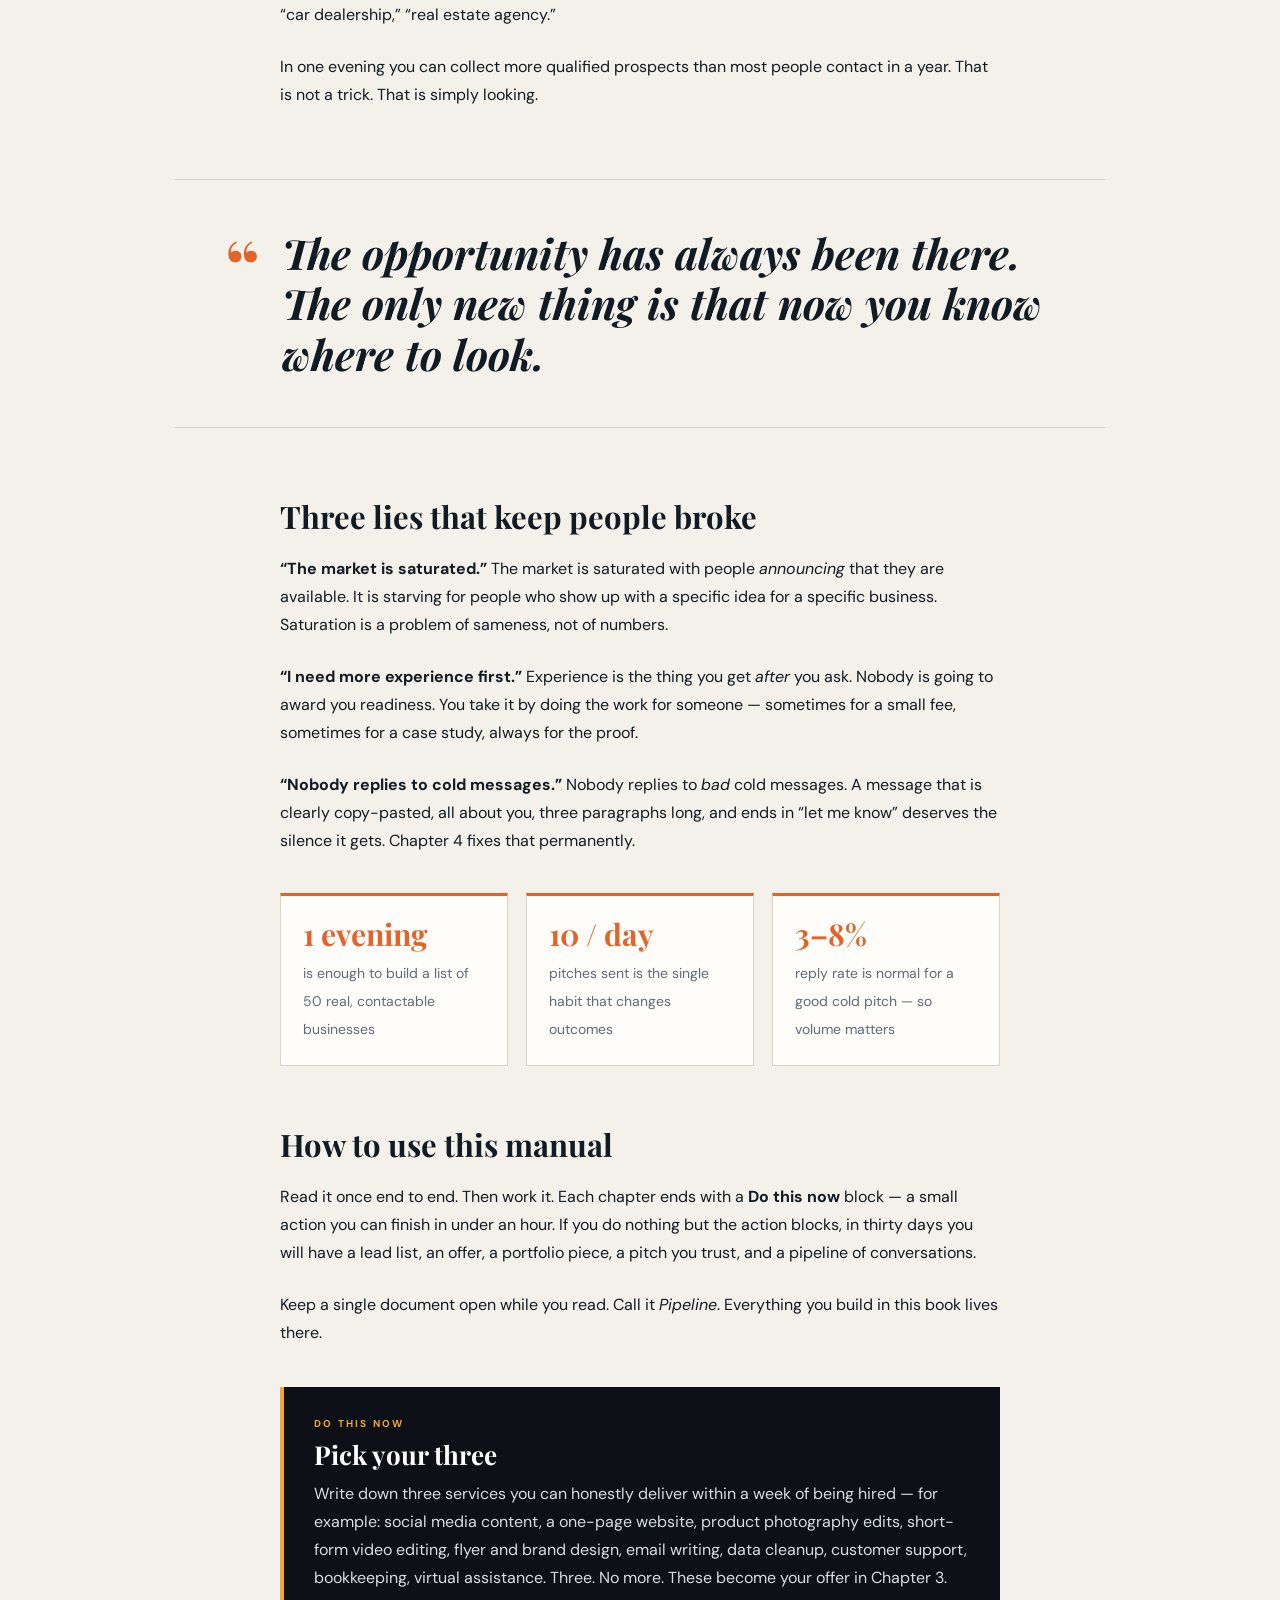
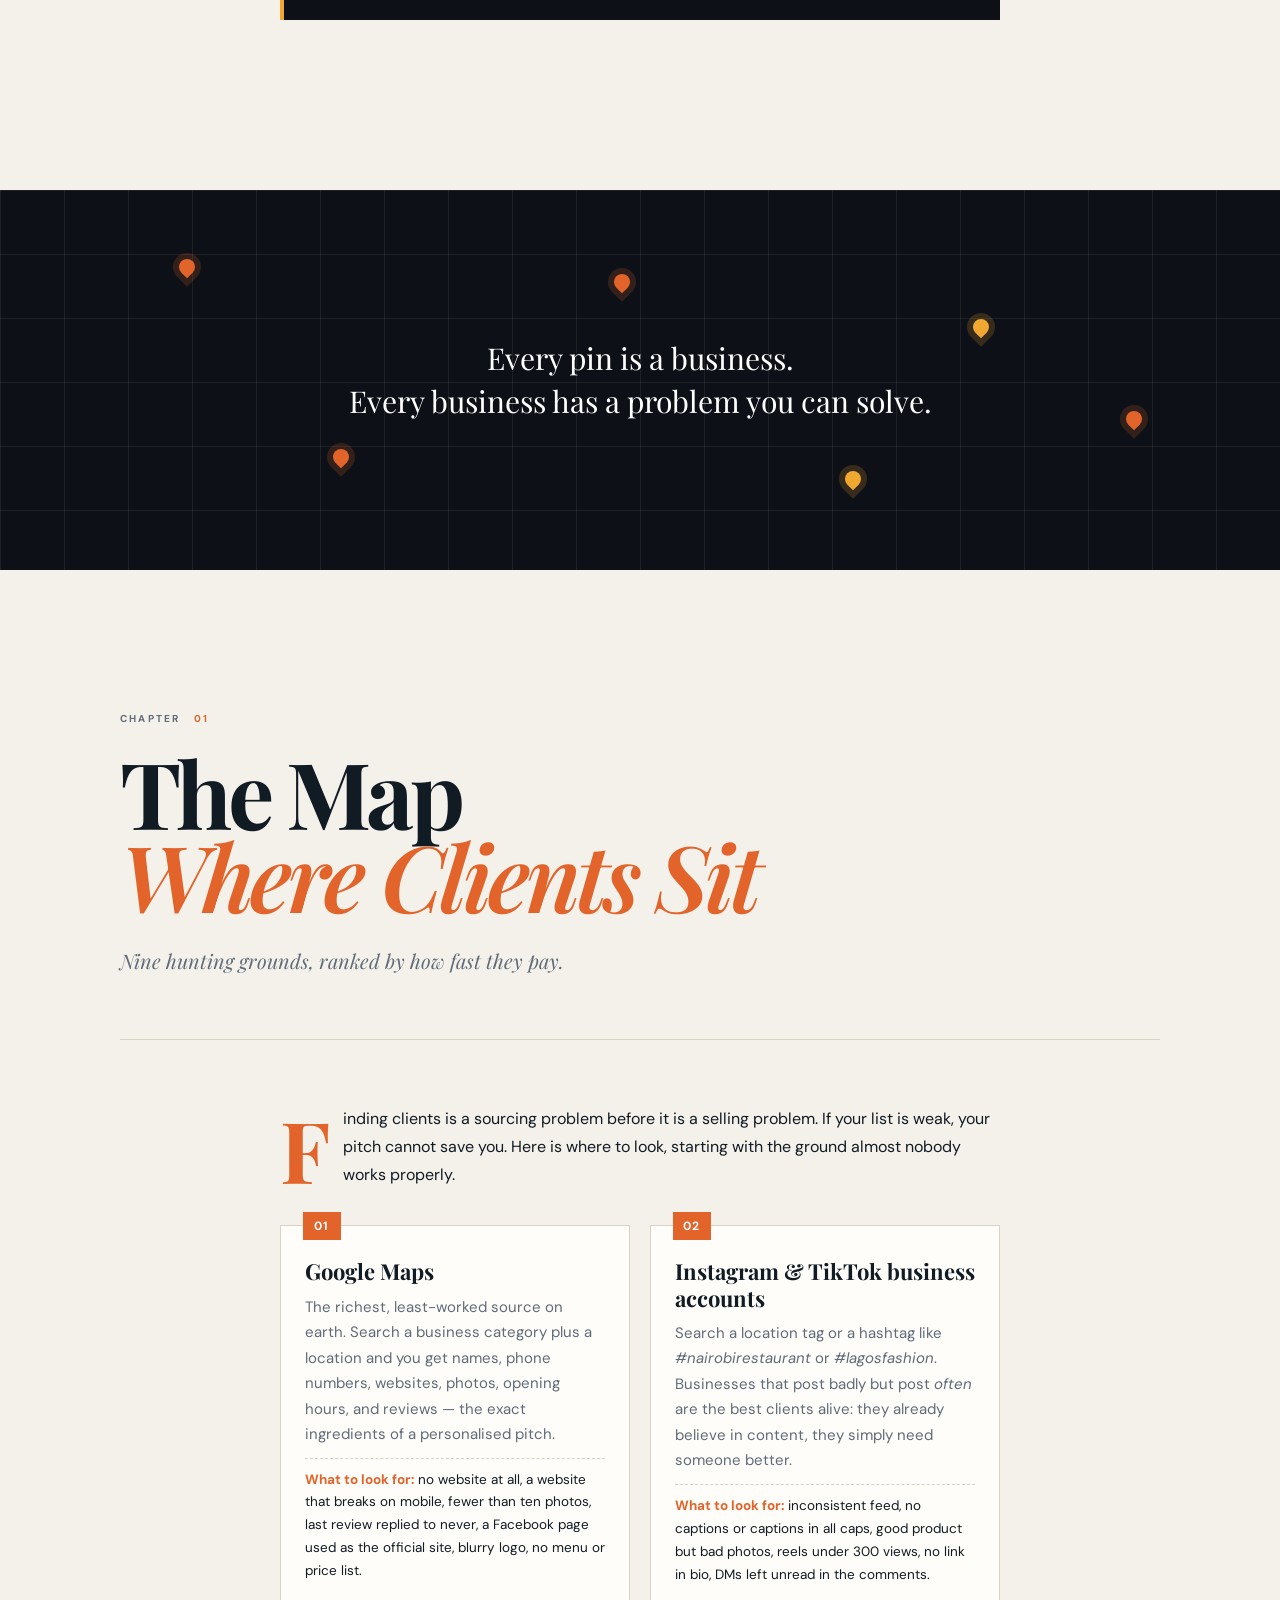
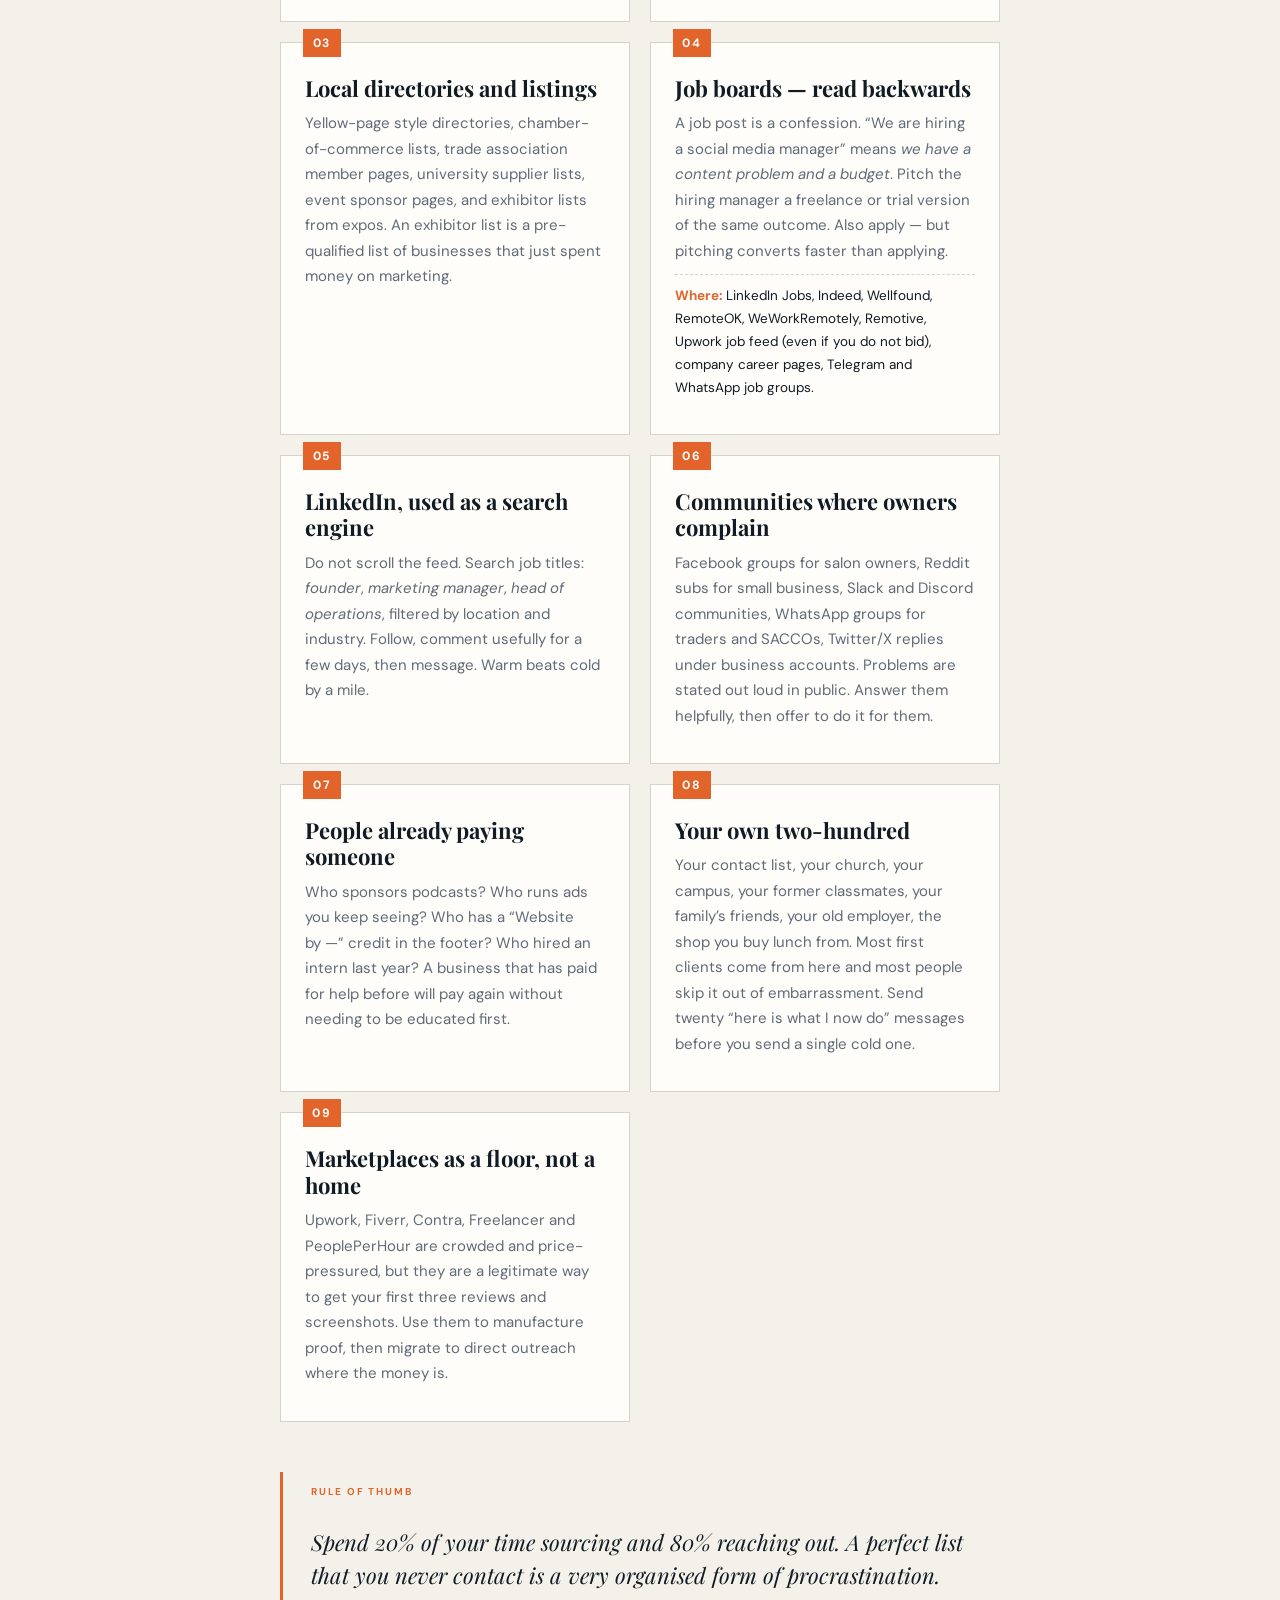
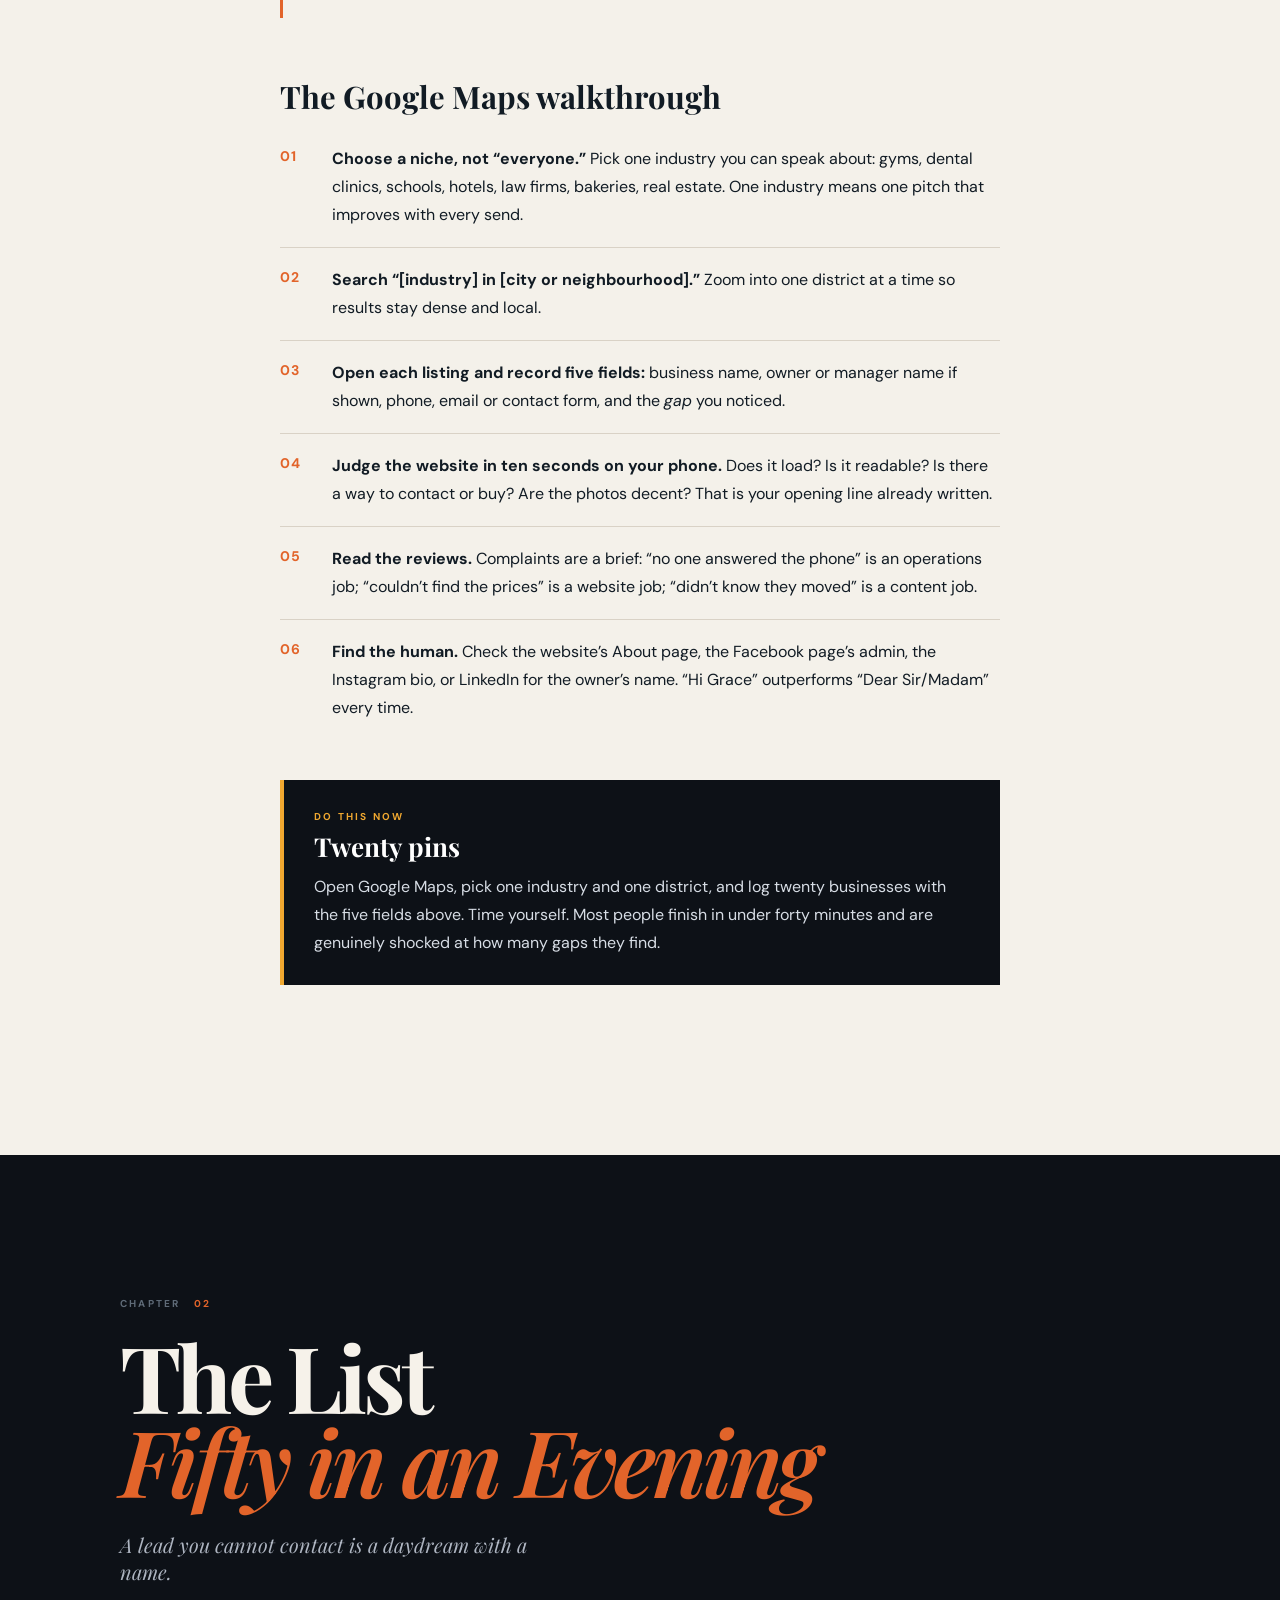
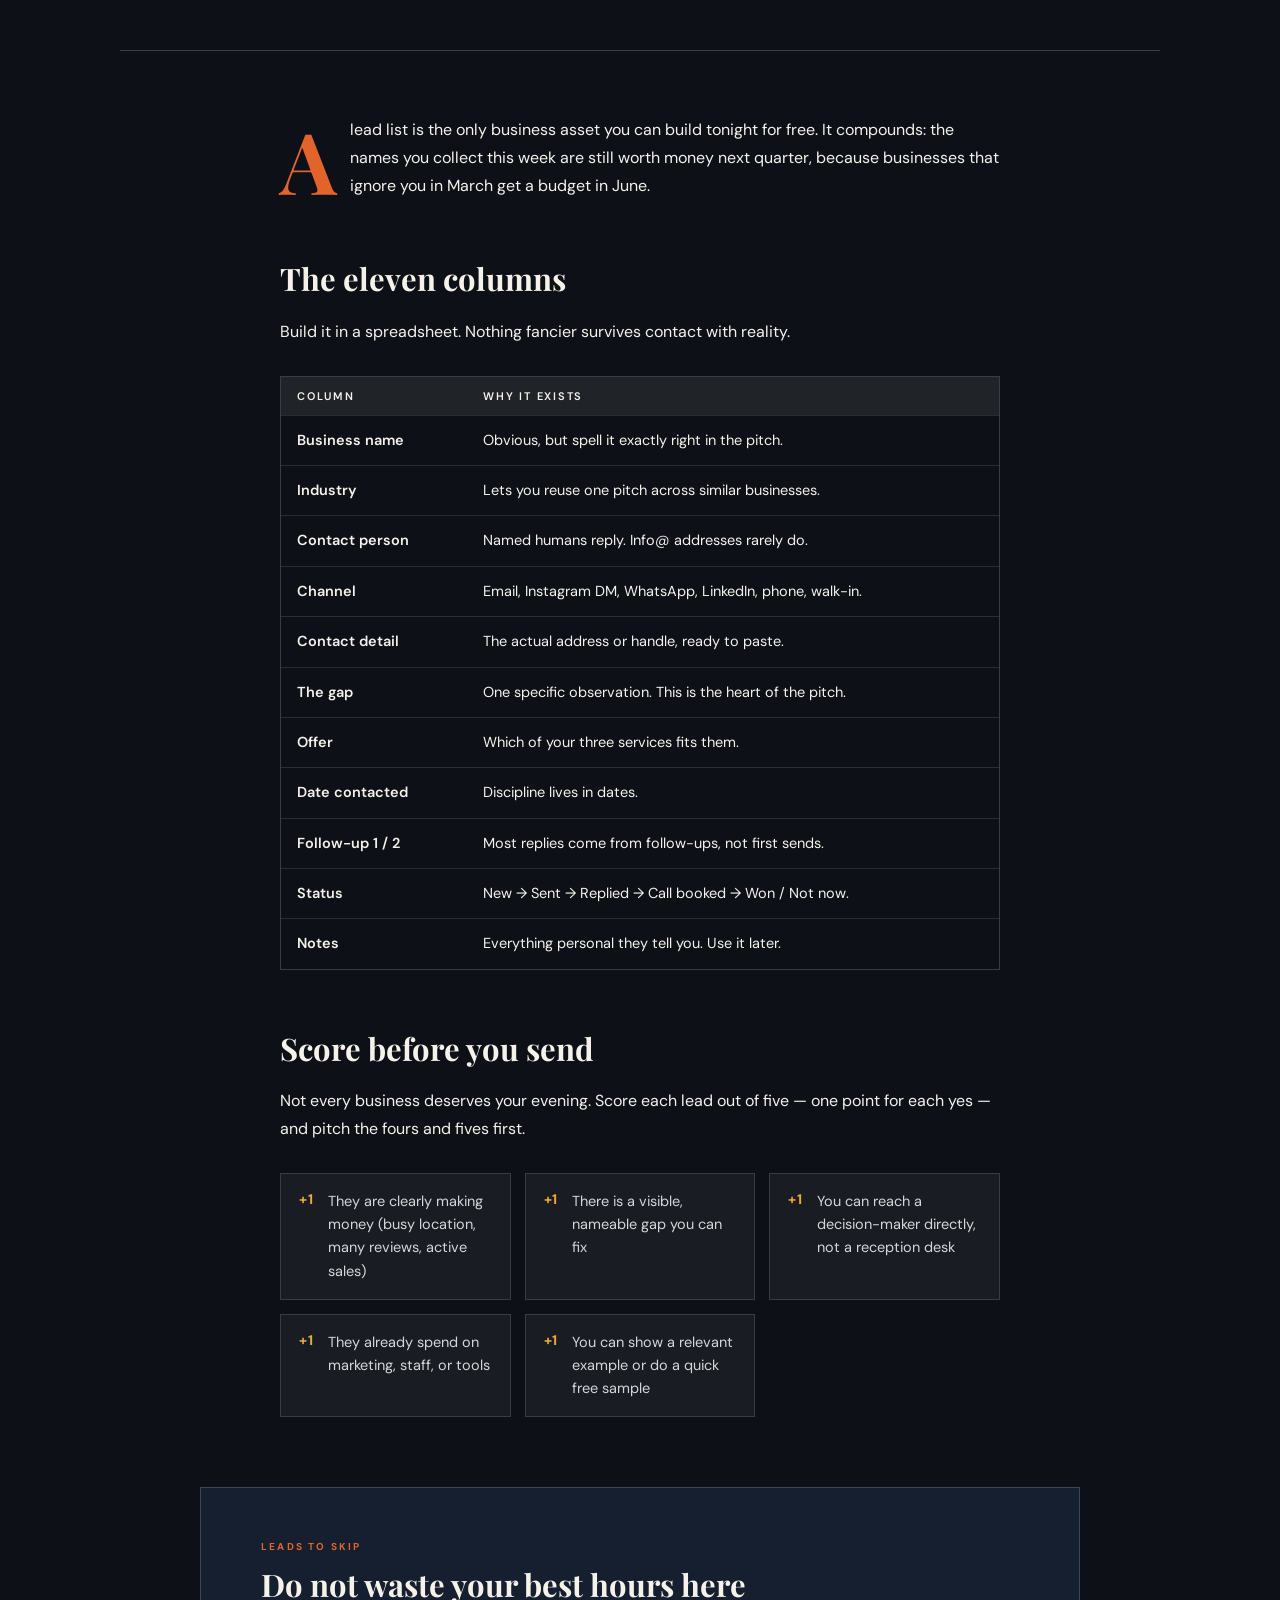
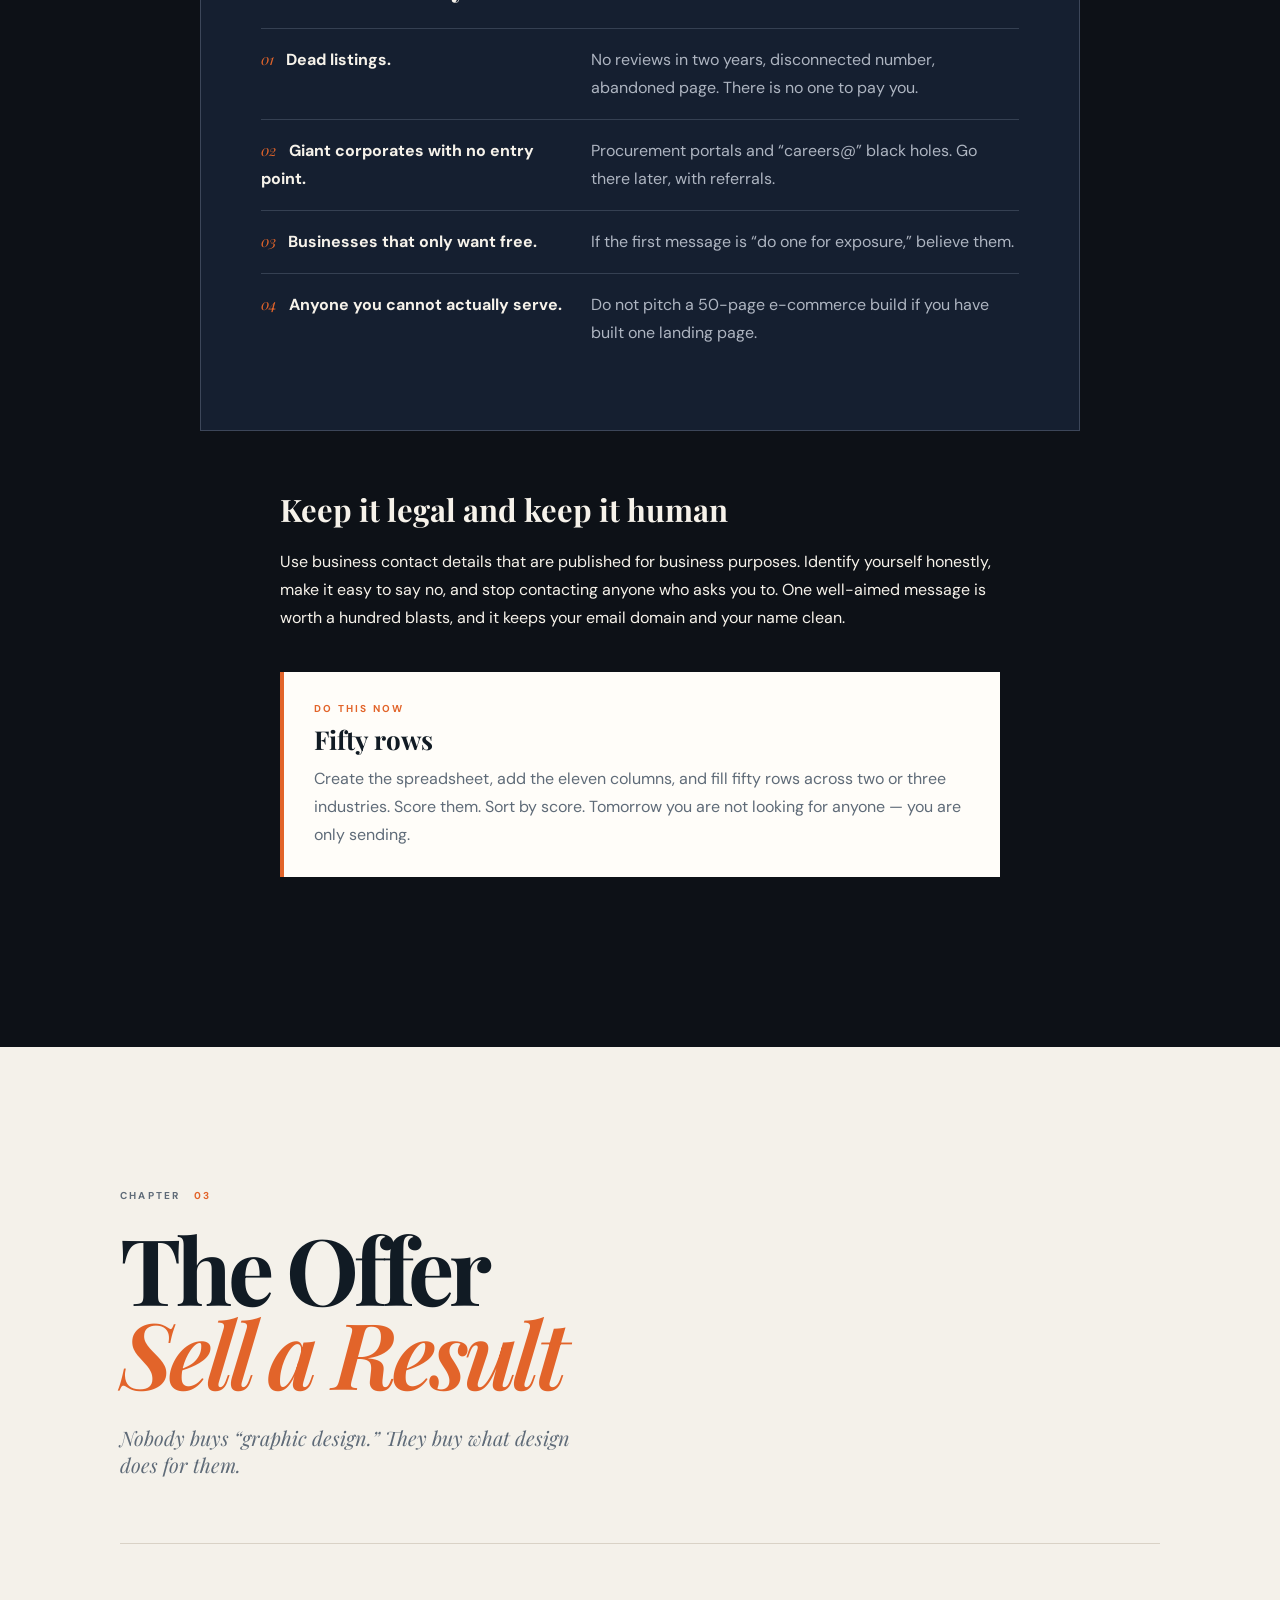
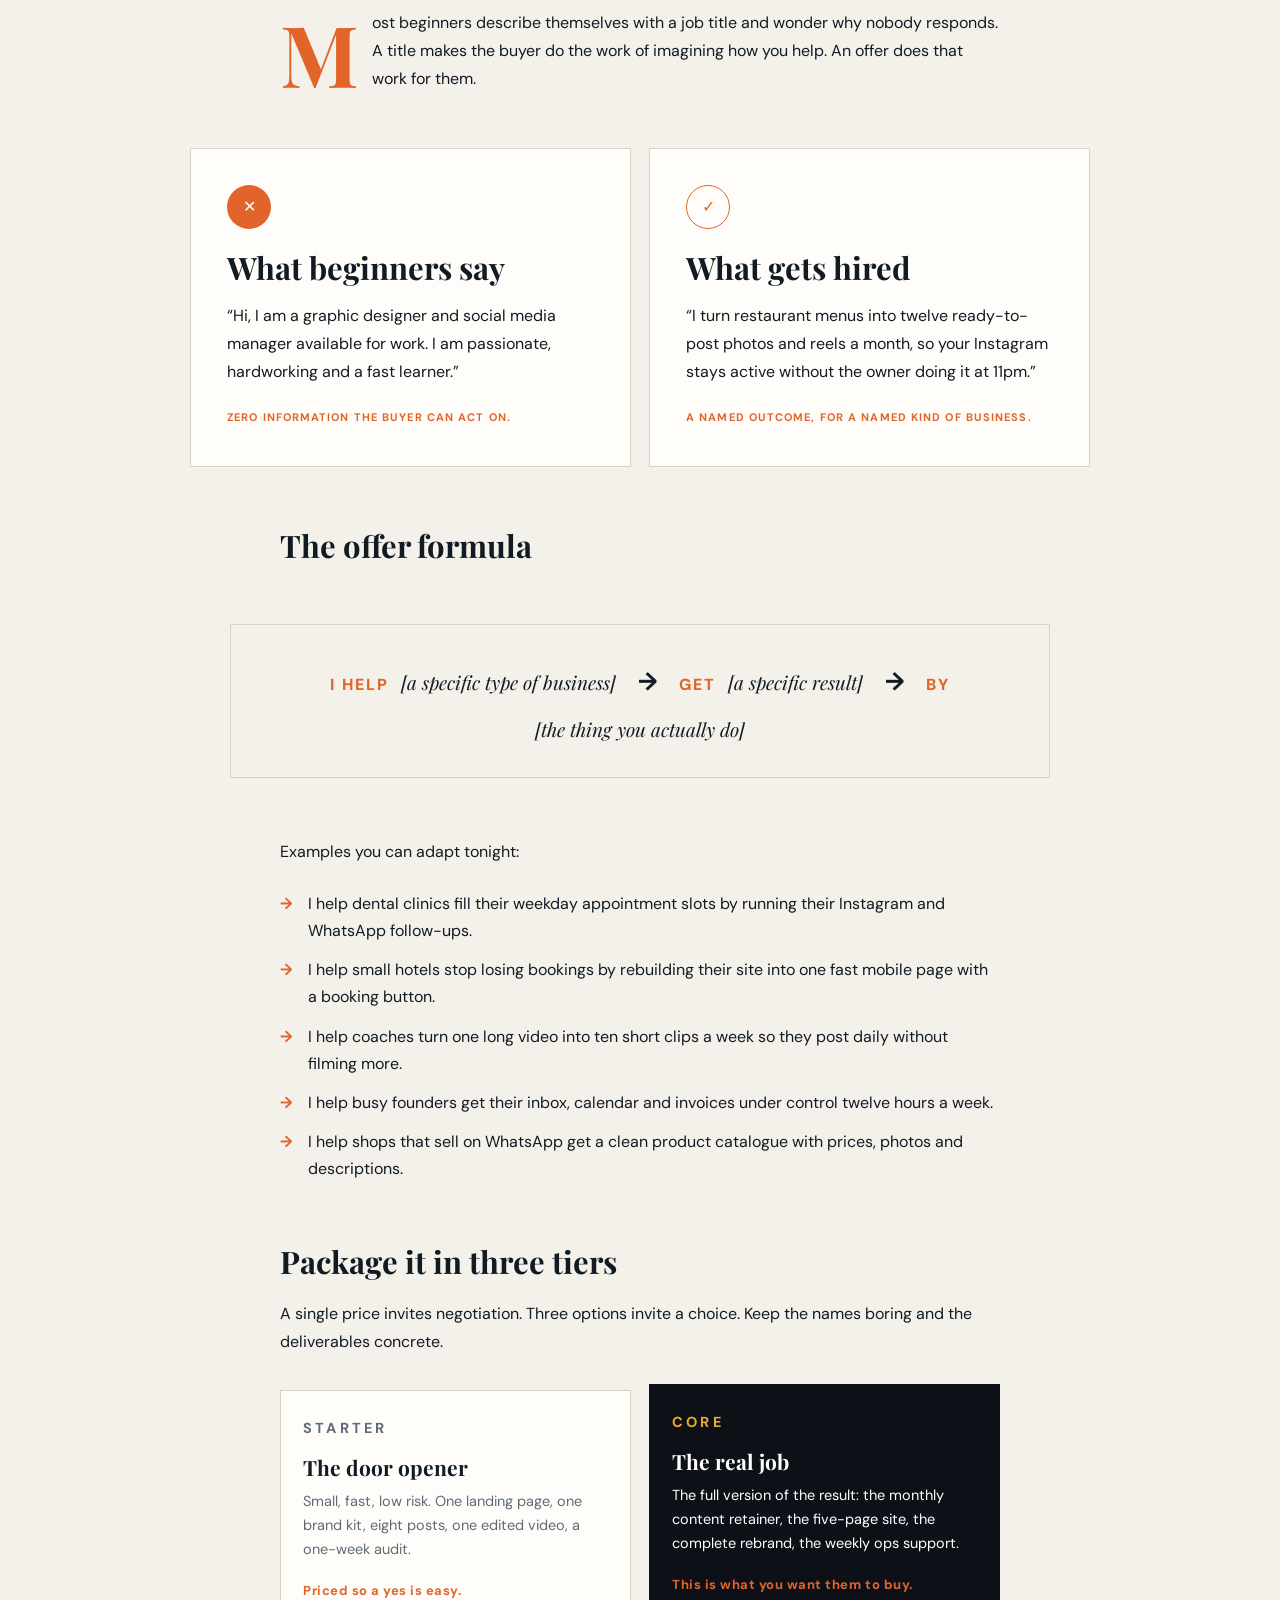
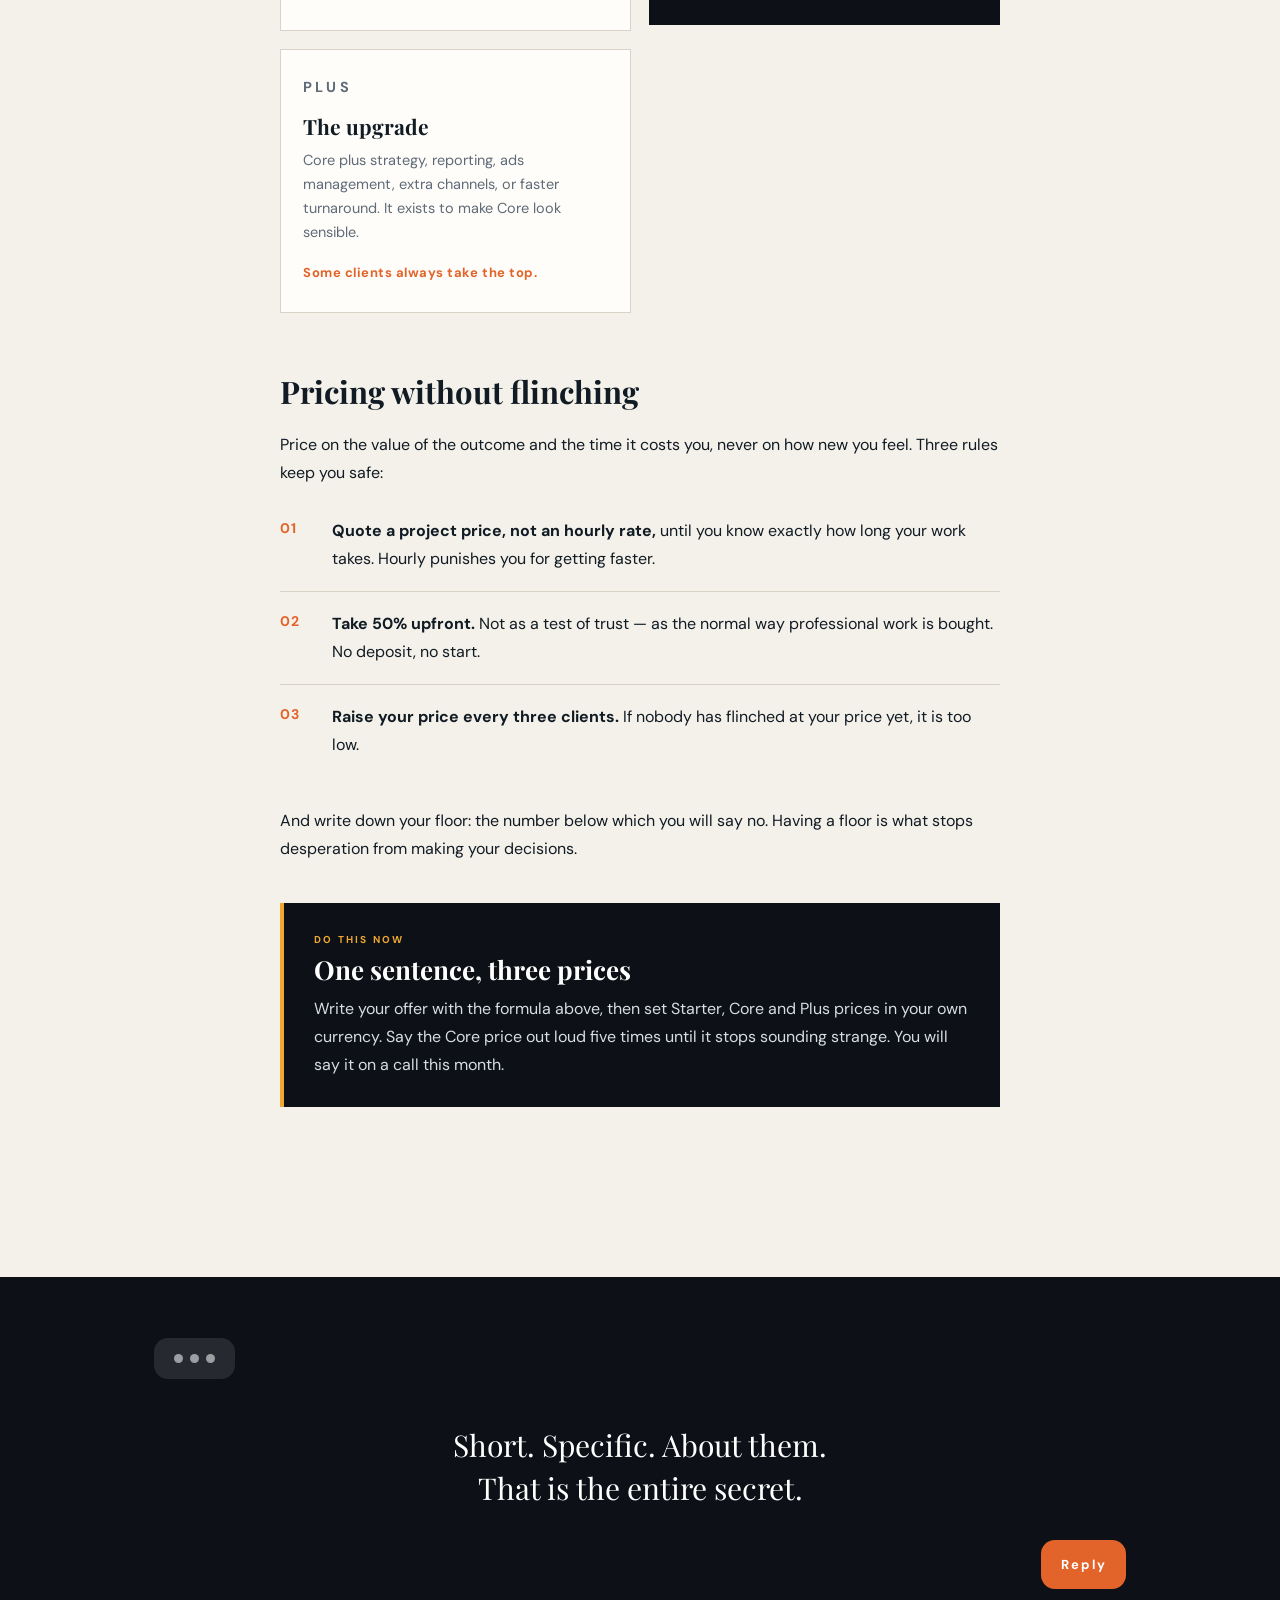
<file: clients-arent-hiding/index.html>
<!doctype html>
<html lang="en">
<head>
  <meta charset="UTF-8" />
  <meta name="viewport" content="width=device-width, initial-scale=1.0" />
  <meta name="theme-color" content="#0d1117" />
  <meta name="description" content="Clients Aren't Hiding — a field manual for finding clients, writing cold pitches that get replies, and landing internships, remote jobs and freelance work." />
  <title>Clients Aren&rsquo;t Hiding | The Field Manual</title>
  <link rel="preconnect" href="https://fonts.googleapis.com">
  <link rel="preconnect" href="https://fonts.gstatic.com" crossorigin>
  <link href="https://fonts.googleapis.com/css2?family=DM+Sans:wght@400;500;600;700&family=Playfair+Display:ital,wght@0,700;1,600&display=swap" rel="stylesheet">
  <link rel="stylesheet" href="styles.css" />
  <script src="app.js" defer></script>
</head>
<body>
  <div class="reading-progress" aria-hidden="true"><span id="progressBar"></span></div>

  <header class="topbar">
    <a class="brand" href="#cover" aria-label="Back to cover">
      <span class="brand-mark" aria-hidden="true">CH</span>
      <span><b>CLIENTS</b><small>AREN&rsquo;T HIDING</small></span>
    </a>
    <nav aria-label="Book controls">
      <button class="icon-btn" id="themeToggle" type="button" aria-label="Toggle reading theme" title="Toggle reading theme">☼</button>
      <a class="download-btn" id="downloadBtn" href="Clients-Arent-Hiding.pdf" download><span>↓</span> Download PDF</a>
    </nav>
  </header>

  <main>
    <section class="cover" id="cover">
      <img class="cover-image" src="assets/cover-hero.jpg" alt="A young freelancer working late at a laptop beside a wall of pinned notes" />
      <div class="cover-shade"></div>
      <div class="cover-copy">
        <p class="eyebrow"><span></span> A Field Manual for Getting Hired</p>
        <h1>Clients<br>Aren&rsquo;t <em>Hiding</em></h1>
        <p class="subtitle">How to Find Them, Pitch Them,<br>and Land the Work</p>
        <p class="cover-note">Cold pitches &middot; Remote jobs &middot; Internships &middot; Freelance clients</p>
        <a class="start-reading" href="#introduction">Start reading <span>↓</span></a>
      </div>
      <blockquote class="cover-verse">&ldquo;Clients aren&rsquo;t hiding. Most people just don&rsquo;t know where to look.&rdquo; <cite>The mindset shift</cite></blockquote>
    </section>

    <section class="welcome content-shell">
      <div class="section-label">Read this part first</div>
      <div class="welcome-grid">
        <h2>The work was<br><i>always there.</i></h2>
        <div>
          <p class="lead">This is not a motivation book. It is a <strong>map</strong>, a <strong>script</strong>, and a <strong>schedule</strong>. By the last page you will have a list of real businesses to contact, words to send them, and a thirty-day routine that turns strangers into paying clients and interviews.</p>
          <p>Nothing here requires a degree, a big following, an agency, or a portfolio full of famous logos. It requires that you look in the right places and say the right things, consistently, for longer than most people are willing to.</p>
        </div>
      </div>
    </section>

    <aside class="toc-wrap" aria-label="Table of contents">
      <div class="content-shell toc">
        <p class="section-label light">Inside this manual</p>
        <ol>
          <li><a href="#introduction"><span>00</span><b>The Shift</b><small>Why you cannot see the work</small></a></li>
          <li><a href="#chapter-1"><span>01</span><b>The Map</b><small>Nine places clients are sitting</small></a></li>
          <li><a href="#chapter-2"><span>02</span><b>The List</b><small>Fifty leads in one evening</small></a></li>
          <li><a href="#chapter-3"><span>03</span><b>The Offer</b><small>Turning skill into something buyable</small></a></li>
          <li><a href="#chapter-4"><span>04</span><b>The Cold Pitch</b><small>Messages that get replies</small></a></li>
          <li><a href="#chapter-5"><span>05</span><b>Proof</b><small>A portfolio with zero clients</small></a></li>
          <li><a href="#chapter-6"><span>06</span><b>Remote Jobs &amp; Internships</b><small>The back door into companies</small></a></li>
          <li><a href="#chapter-7"><span>07</span><b>The Call &amp; the Close</b><small>Pricing, proposals, objections</small></a></li>
          <li><a href="#chapter-8"><span>08</span><b>The 30-Day Sprint</b><small>Your daily operating system</small></a></li>
          <li><a href="#swipe"><span>09</span><b>The Swipe File</b><small>Scripts to copy tonight</small></a></li>
        </ol>
      </div>
    </aside>

    <article>
      <!-- INTRO -->
      <section class="chapter content-shell" id="introduction" data-chapter="Introduction">
        <header class="chapter-head">
          <p class="chapter-number">Introduction <span>00</span></p>
          <h2>The Shift<br><i>That Changes Everything</i></h2>
          <p class="chapter-deck">You are not short of opportunities. You are short of visibility.</p>
        </header>

        <div class="prose">
          <p class="dropcap">One of the biggest mindset shifts I ever had was this: clients aren&rsquo;t hiding. They are not locked behind a secret door, a paid community, or a connection you do not have. They are listed, named, photographed, reviewed, and publicly contactable &mdash; and most people still say there is no work.</p>
          <p>Open Google Maps. Search &ldquo;restaurant&rdquo; in your city. Scroll. Every pin is a business with a brand, a menu, a social account, a website that may or may not exist, staff schedules, customer messages, and a budget. Now search &ldquo;dental clinic.&rdquo; Then &ldquo;gym.&rdquo; Then &ldquo;law firm,&rdquo; &ldquo;school,&rdquo; &ldquo;hotel,&rdquo; &ldquo;salon,&rdquo; &ldquo;car dealership,&rdquo; &ldquo;real estate agency.&rdquo;</p>
          <p>In one evening you can collect more qualified prospects than most people contact in a year. That is not a trick. That is simply looking.</p>

          <aside class="pullquote"><span>&ldquo;</span><p>The opportunity has always been there. The only new thing is that now you know where to look.</p></aside>

          <h3>Three lies that keep people broke</h3>
          <p><strong>&ldquo;The market is saturated.&rdquo;</strong> The market is saturated with people <em>announcing</em> that they are available. It is starving for people who show up with a specific idea for a specific business. Saturation is a problem of sameness, not of numbers.</p>
          <p><strong>&ldquo;I need more experience first.&rdquo;</strong> Experience is the thing you get <em>after</em> you ask. Nobody is going to award you readiness. You take it by doing the work for someone &mdash; sometimes for a small fee, sometimes for a case study, always for the proof.</p>
          <p><strong>&ldquo;Nobody replies to cold messages.&rdquo;</strong> Nobody replies to <em>bad</em> cold messages. A message that is clearly copy-pasted, all about you, three paragraphs long, and ends in &ldquo;let me know&rdquo; deserves the silence it gets. Chapter 4 fixes that permanently.</p>

          <div class="stat-row">
            <div><b>1 evening</b><span>is enough to build a list of 50 real, contactable businesses</span></div>
            <div><b>10 / day</b><span>pitches sent is the single habit that changes outcomes</span></div>
            <div><b>3&ndash;8%</b><span>reply rate is normal for a good cold pitch &mdash; so volume matters</span></div>
          </div>

          <h3>How to use this manual</h3>
          <p>Read it once end to end. Then work it. Each chapter ends with a <b>Do this now</b> block &mdash; a small action you can finish in under an hour. If you do nothing but the action blocks, in thirty days you will have a lead list, an offer, a portfolio piece, a pitch you trust, and a pipeline of conversations.</p>
          <p>Keep a single document open while you read. Call it <em>Pipeline</em>. Everything you build in this book lives there.</p>

          <div class="action-box">
            <p class="mini-label">Do this now</p>
            <h3>Pick your three</h3>
            <p>Write down three services you can honestly deliver within a week of being hired &mdash; for example: social media content, a one-page website, product photography edits, short-form video editing, flyer and brand design, email writing, data cleanup, customer support, bookkeeping, virtual assistance. Three. No more. These become your offer in Chapter 3.</p>
          </div>
        </div>
      </section>

      <div class="full-bleed interlude map-visual" role="img" aria-label="Illustration of map pins representing nearby businesses">
        <div class="grid-lines"></div>
        <span class="pin p1"></span><span class="pin p2"></span><span class="pin p3"></span>
        <span class="pin p4"></span><span class="pin p5"></span><span class="pin p6"></span>
        <p>Every pin is a business.<br>Every business has a problem you can solve.</p>
      </div>

      <!-- CH 1 -->
      <section class="chapter content-shell" id="chapter-1" data-chapter="Chapter 1">
        <header class="chapter-head split-head">
          <p class="chapter-number">Chapter <span>01</span></p>
          <h2>The Map<br><i>Where Clients Sit</i></h2>
          <p class="chapter-deck">Nine hunting grounds, ranked by how fast they pay.</p>
        </header>
        <div class="prose">
          <p class="dropcap">Finding clients is a sourcing problem before it is a selling problem. If your list is weak, your pitch cannot save you. Here is where to look, starting with the ground almost nobody works properly.</p>

          <div class="ground">
            <article>
              <span class="num">01</span>
              <h3>Google Maps</h3>
              <p>The richest, least-worked source on earth. Search a business category plus a location and you get names, phone numbers, websites, photos, opening hours, and reviews &mdash; the exact ingredients of a personalised pitch.</p>
              <p class="tell"><b>What to look for:</b> no website at all, a website that breaks on mobile, fewer than ten photos, last review replied to never, a Facebook page used as the official site, blurry logo, no menu or price list.</p>
            </article>
            <article>
              <span class="num">02</span>
              <h3>Instagram &amp; TikTok business accounts</h3>
              <p>Search a location tag or a hashtag like <em>#nairobirestaurant</em> or <em>#lagosfashion</em>. Businesses that post badly but post <em>often</em> are the best clients alive: they already believe in content, they simply need someone better.</p>
              <p class="tell"><b>What to look for:</b> inconsistent feed, no captions or captions in all caps, good product but bad photos, reels under 300 views, no link in bio, DMs left unread in the comments.</p>
            </article>
            <article>
              <span class="num">03</span>
              <h3>Local directories and listings</h3>
              <p>Yellow-page style directories, chamber-of-commerce lists, trade association member pages, university supplier lists, event sponsor pages, and exhibitor lists from expos. An exhibitor list is a pre-qualified list of businesses that just spent money on marketing.</p>
            </article>
            <article>
              <span class="num">04</span>
              <h3>Job boards &mdash; read backwards</h3>
              <p>A job post is a confession. &ldquo;We are hiring a social media manager&rdquo; means <em>we have a content problem and a budget</em>. Pitch the hiring manager a freelance or trial version of the same outcome. Also apply &mdash; but pitching converts faster than applying.</p>
              <p class="tell"><b>Where:</b> LinkedIn Jobs, Indeed, Wellfound, RemoteOK, WeWorkRemotely, Remotive, Upwork job feed (even if you do not bid), company career pages, Telegram and WhatsApp job groups.</p>
            </article>
            <article>
              <span class="num">05</span>
              <h3>LinkedIn, used as a search engine</h3>
              <p>Do not scroll the feed. Search job titles: <em>founder</em>, <em>marketing manager</em>, <em>head of operations</em>, filtered by location and industry. Follow, comment usefully for a few days, then message. Warm beats cold by a mile.</p>
            </article>
            <article>
              <span class="num">06</span>
              <h3>Communities where owners complain</h3>
              <p>Facebook groups for salon owners, Reddit subs for small business, Slack and Discord communities, WhatsApp groups for traders and SACCOs, Twitter/X replies under business accounts. Problems are stated out loud in public. Answer them helpfully, then offer to do it for them.</p>
            </article>
            <article>
              <span class="num">07</span>
              <h3>People already paying someone</h3>
              <p>Who sponsors podcasts? Who runs ads you keep seeing? Who has a &ldquo;Website by&nbsp;&mdash;&rdquo; credit in the footer? Who hired an intern last year? A business that has paid for help before will pay again without needing to be educated first.</p>
            </article>
            <article>
              <span class="num">08</span>
              <h3>Your own two-hundred</h3>
              <p>Your contact list, your church, your campus, your former classmates, your family&rsquo;s friends, your old employer, the shop you buy lunch from. Most first clients come from here and most people skip it out of embarrassment. Send twenty &ldquo;here is what I now do&rdquo; messages before you send a single cold one.</p>
            </article>
            <article>
              <span class="num">09</span>
              <h3>Marketplaces as a floor, not a home</h3>
              <p>Upwork, Fiverr, Contra, Freelancer and PeoplePerHour are crowded and price-pressured, but they are a legitimate way to get your first three reviews and screenshots. Use them to manufacture proof, then migrate to direct outreach where the money is.</p>
            </article>
          </div>

          <aside class="margin-note"><b>Rule of thumb</b><p>Spend 20% of your time sourcing and 80% reaching out. A perfect list that you never contact is a very organised form of procrastination.</p></aside>

          <h3>The Google Maps walkthrough</h3>
          <ol class="walk">
            <li><b>Choose a niche, not &ldquo;everyone.&rdquo;</b> Pick one industry you can speak about: gyms, dental clinics, schools, hotels, law firms, bakeries, real estate. One industry means one pitch that improves with every send.</li>
            <li><b>Search &ldquo;[industry] in [city or neighbourhood].&rdquo;</b> Zoom into one district at a time so results stay dense and local.</li>
            <li><b>Open each listing and record five fields:</b> business name, owner or manager name if shown, phone, email or contact form, and the <em>gap</em> you noticed.</li>
            <li><b>Judge the website in ten seconds on your phone.</b> Does it load? Is it readable? Is there a way to contact or buy? Are the photos decent? That is your opening line already written.</li>
            <li><b>Read the reviews.</b> Complaints are a brief: &ldquo;no one answered the phone&rdquo; is an operations job; &ldquo;couldn&rsquo;t find the prices&rdquo; is a website job; &ldquo;didn&rsquo;t know they moved&rdquo; is a content job.</li>
            <li><b>Find the human.</b> Check the website&rsquo;s About page, the Facebook page&rsquo;s admin, the Instagram bio, or LinkedIn for the owner&rsquo;s name. &ldquo;Hi Grace&rdquo; outperforms &ldquo;Dear Sir/Madam&rdquo; every time.</li>
          </ol>

          <div class="action-box">
            <p class="mini-label">Do this now</p>
            <h3>Twenty pins</h3>
            <p>Open Google Maps, pick one industry and one district, and log twenty businesses with the five fields above. Time yourself. Most people finish in under forty minutes and are genuinely shocked at how many gaps they find.</p>
          </div>
        </div>
      </section>

      <!-- CH 2 -->
      <section class="chapter chapter-dark" id="chapter-2" data-chapter="Chapter 2">
        <div class="content-shell">
          <header class="chapter-head">
            <p class="chapter-number">Chapter <span>02</span></p>
            <h2>The List<br><i>Fifty in an Evening</i></h2>
            <p class="chapter-deck">A lead you cannot contact is a daydream with a name.</p>
          </header>
          <div class="prose">
            <p class="dropcap">A lead list is the only business asset you can build tonight for free. It compounds: the names you collect this week are still worth money next quarter, because businesses that ignore you in March get a budget in June.</p>

            <h3>The eleven columns</h3>
            <p>Build it in a spreadsheet. Nothing fancier survives contact with reality.</p>
            <div class="table-wrap">
              <table>
                <thead><tr><th>Column</th><th>Why it exists</th></tr></thead>
                <tbody>
                  <tr><td>Business name</td><td>Obvious, but spell it exactly right in the pitch.</td></tr>
                  <tr><td>Industry</td><td>Lets you reuse one pitch across similar businesses.</td></tr>
                  <tr><td>Contact person</td><td>Named humans reply. Info@ addresses rarely do.</td></tr>
                  <tr><td>Channel</td><td>Email, Instagram DM, WhatsApp, LinkedIn, phone, walk-in.</td></tr>
                  <tr><td>Contact detail</td><td>The actual address or handle, ready to paste.</td></tr>
                  <tr><td>The gap</td><td>One specific observation. This is the heart of the pitch.</td></tr>
                  <tr><td>Offer</td><td>Which of your three services fits them.</td></tr>
                  <tr><td>Date contacted</td><td>Discipline lives in dates.</td></tr>
                  <tr><td>Follow-up 1 / 2</td><td>Most replies come from follow-ups, not first sends.</td></tr>
                  <tr><td>Status</td><td>New &rarr; Sent &rarr; Replied &rarr; Call booked &rarr; Won / Not now.</td></tr>
                  <tr><td>Notes</td><td>Everything personal they tell you. Use it later.</td></tr>
                </tbody>
              </table>
            </div>

            <h3>Score before you send</h3>
            <p>Not every business deserves your evening. Score each lead out of five &mdash; one point for each yes &mdash; and pitch the fours and fives first.</p>
            <div class="score-grid">
              <div><b>+1</b><span>They are clearly making money (busy location, many reviews, active sales)</span></div>
              <div><b>+1</b><span>There is a visible, nameable gap you can fix</span></div>
              <div><b>+1</b><span>You can reach a decision-maker directly, not a reception desk</span></div>
              <div><b>+1</b><span>They already spend on marketing, staff, or tools</span></div>
              <div><b>+1</b><span>You can show a relevant example or do a quick free sample</span></div>
            </div>

            <div class="warning-box">
              <p class="mini-label">Leads to skip</p>
              <h3>Do not waste your best hours here</h3>
              <ol>
                <li><b>Dead listings.</b><span>No reviews in two years, disconnected number, abandoned page. There is no one to pay you.</span></li>
                <li><b>Giant corporates with no entry point.</b><span>Procurement portals and &ldquo;careers@&rdquo; black holes. Go there later, with referrals.</span></li>
                <li><b>Businesses that only want free.</b><span>If the first message is &ldquo;do one for exposure,&rdquo; believe them.</span></li>
                <li><b>Anyone you cannot actually serve.</b><span>Do not pitch a 50-page e-commerce build if you have built one landing page.</span></li>
              </ol>
            </div>

            <h3>Keep it legal and keep it human</h3>
            <p>Use business contact details that are published for business purposes. Identify yourself honestly, make it easy to say no, and stop contacting anyone who asks you to. One well-aimed message is worth a hundred blasts, and it keeps your email domain and your name clean.</p>

            <div class="action-box light">
              <p class="mini-label">Do this now</p>
              <h3>Fifty rows</h3>
              <p>Create the spreadsheet, add the eleven columns, and fill fifty rows across two or three industries. Score them. Sort by score. Tomorrow you are not looking for anyone &mdash; you are only sending.</p>
            </div>
          </div>
        </div>
      </section>

      <!-- CH 3 -->
      <section class="chapter content-shell" id="chapter-3" data-chapter="Chapter 3">
        <header class="chapter-head">
          <p class="chapter-number">Chapter <span>03</span></p>
          <h2>The Offer<br><i>Sell a Result</i></h2>
          <p class="chapter-deck">Nobody buys &ldquo;graphic design.&rdquo; They buy what design does for them.</p>
        </header>
        <div class="prose">
          <p class="dropcap">Most beginners describe themselves with a job title and wonder why nobody responds. A title makes the buyer do the work of imagining how you help. An offer does that work for them.</p>

          <div class="two-cards">
            <section><span class="card-icon">✕</span><h3>What beginners say</h3><p>&ldquo;Hi, I am a graphic designer and social media manager available for work. I am passionate, hardworking and a fast learner.&rdquo;</p><b>Zero information the buyer can act on.</b></section>
            <section><span class="card-icon outline">✓</span><h3>What gets hired</h3><p>&ldquo;I turn restaurant menus into twelve ready-to-post photos and reels a month, so your Instagram stays active without the owner doing it at 11pm.&rdquo;</p><b>A named outcome, for a named kind of business.</b></section>
          </div>

          <h3>The offer formula</h3>
          <div class="formula"><span>I HELP</span><b>[a specific type of business]</b><strong>&rarr;</strong><span>GET</span><b>[a specific result]</b><strong>&rarr;</strong><span>BY</span><b>[the thing you actually do]</b></div>

          <p>Examples you can adapt tonight:</p>
          <ul class="tick">
            <li>I help dental clinics fill their weekday appointment slots by running their Instagram and WhatsApp follow-ups.</li>
            <li>I help small hotels stop losing bookings by rebuilding their site into one fast mobile page with a booking button.</li>
            <li>I help coaches turn one long video into ten short clips a week so they post daily without filming more.</li>
            <li>I help busy founders get their inbox, calendar and invoices under control twelve hours a week.</li>
            <li>I help shops that sell on WhatsApp get a clean product catalogue with prices, photos and descriptions.</li>
          </ul>

          <h3>Package it in three tiers</h3>
          <p>A single price invites negotiation. Three options invite a choice. Keep the names boring and the deliverables concrete.</p>
          <div class="tiers">
            <section><p class="mini-label">Starter</p><h3>The door opener</h3><p>Small, fast, low risk. One landing page, one brand kit, eight posts, one edited video, a one-week audit.</p><b>Priced so a yes is easy.</b></section>
            <section class="featured"><p class="mini-label">Core</p><h3>The real job</h3><p>The full version of the result: the monthly content retainer, the five-page site, the complete rebrand, the weekly ops support.</p><b>This is what you want them to buy.</b></section>
            <section><p class="mini-label">Plus</p><h3>The upgrade</h3><p>Core plus strategy, reporting, ads management, extra channels, or faster turnaround. It exists to make Core look sensible.</p><b>Some clients always take the top.</b></section>
          </div>

          <h3>Pricing without flinching</h3>
          <p>Price on the value of the outcome and the time it costs you, never on how new you feel. Three rules keep you safe:</p>
          <ol class="walk">
            <li><b>Quote a project price, not an hourly rate,</b> until you know exactly how long your work takes. Hourly punishes you for getting faster.</li>
            <li><b>Take 50% upfront.</b> Not as a test of trust &mdash; as the normal way professional work is bought. No deposit, no start.</li>
            <li><b>Raise your price every three clients.</b> If nobody has flinched at your price yet, it is too low.</li>
          </ol>
          <p>And write down your floor: the number below which you will say no. Having a floor is what stops desperation from making your decisions.</p>

          <div class="action-box">
            <p class="mini-label">Do this now</p>
            <h3>One sentence, three prices</h3>
            <p>Write your offer with the formula above, then set Starter, Core and Plus prices in your own currency. Say the Core price out loud five times until it stops sounding strange. You will say it on a call this month.</p>
          </div>
        </div>
      </section>

      <div class="full-bleed interlude pitch-visual" role="img" aria-label="Illustration of a short message getting a reply">
        <div class="bubble out"><i></i><i></i><i></i></div>
        <div class="bubble in"><b>Reply</b></div>
        <p>Short. Specific. About them.<br>That is the entire secret.</p>
      </div>

      <!-- CH 4 -->
      <section class="chapter content-shell" id="chapter-4" data-chapter="Chapter 4">
        <header class="chapter-head split-head">
          <p class="chapter-number">Chapter <span>04</span></p>
          <h2>The Cold Pitch<br><i>That Gets Replies</i></h2>
          <p class="chapter-deck">Five lines, one idea, one easy yes.</p>
        </header>
        <div class="prose">
          <p class="dropcap">A cold pitch is not a cover letter, a CV, or an introduction to your life story. It is a single, specific, useful idea delivered to a busy person who has twelve seconds and a half-charged phone.</p>

          <h3>The anatomy</h3>
          <div class="steps">
            <section><span>01</span><div><h3>Proof you looked</h3><p>One true, specific line about <em>their</em> business. Not &ldquo;I love your brand.&rdquo; Rather: &ldquo;I saw your reels on the Saturday brunch menu are getting far more saves than the rest of your feed.&rdquo;</p></div></section>
            <section><span>02</span><div><h3>The gap, stated kindly</h3><p>Name one problem without insulting them. &ldquo;Your site takes about nine seconds to load on mobile&rdquo; is a fact. &ldquo;Your site is terrible&rdquo; is an argument you will lose.</p></div></section>
            <section><span>03</span><div><h3>The outcome</h3><p>What changes if they fix it. More bookings, fewer calls, faster replies, cleaner brand, time back. Speak in their money and their hours.</p></div></section>
            <section><span>04</span><div><h3>The proof</h3><p>One link, one screenshot, one sentence. A sample you already made for them beats any portfolio you could send.</p></div></section>
            <section><span>05</span><div><h3>A tiny ask</h3><p>Not &ldquo;let me know if interested.&rdquo; Ask a closed question: &ldquo;Want me to send the three-shot sample I mocked up?&rdquo; or &ldquo;Is Thursday 3pm okay for ten minutes?&rdquo;</p></div></section>
          </div>

          <aside class="pullquote orange"><span>&ldquo;</span><p>If your pitch could be sent to a hundred businesses without changing a word, it will be ignored by all hundred.</p></aside>

          <h3>Three pitches you can send tonight</h3>

          <div class="pitch-card">
            <p class="mini-label">Email &mdash; the gap pitch</p>
            <p class="subject"><b>Subject:</b> Quick note about the booking page on [business] &rsquo;s site</p>
            <p>Hi [Name],</p>
            <p>I was looking at [Business] after a friend mentioned your [specific thing]. On my phone, the booking page takes about nine seconds to load and the button sits below the fold &mdash; which is usually where most mobile enquiries drop off.</p>
            <p>I rebuild pages like this into one fast mobile page with the booking button at the top. For [similar business], that took enquiries from the site from 4 to 11 a week.</p>
            <p>I already sketched what yours could look like. Want me to send the mockup? No charge either way.</p>
            <p>&mdash; [Your name], [one-line credential or portfolio link]</p>
          </div>

          <div class="pitch-card">
            <p class="mini-label">Instagram DM &mdash; the sample pitch</p>
            <p>Hi [Name] &mdash; your [product] photos are genuinely good, but the reels stop at about 200 views, which usually means the first second isn&rsquo;t hooking.</p>
            <p>I edited one of your existing clips into a 12-second version with a hook and captions. Took me 20 minutes. Want me to send it over? If you like it, I do 8 of these a month.</p>
          </div>

          <div class="pitch-card">
            <p class="mini-label">LinkedIn &mdash; the job-post reversal</p>
            <p>Hi [Name], I saw [Company] is hiring a social media manager. While that role is open, I can cover the posting and community replies on a short freelance basis &mdash; two weeks, fixed fee, no commitment after.</p>
            <p>Here are three posts I wrote in your voice from your last campaign: [link]. If it helps, I can start Monday. If you&rsquo;d rather I just apply formally, I&rsquo;ll do that instead.</p>
          </div>

          <h3>The follow-up is the job</h3>
          <p>Most people send once and conclude that cold outreach does not work. A reasonable sequence is four touches over two weeks, each one adding something new rather than nagging.</p>
          <div class="sequence">
            <div><b>Day 0</b><span>The pitch</span></div>
            <div><b>Day 3</b><span>&ldquo;Here is the sample I mentioned&rdquo; &mdash; attach it, no pressure</span></div>
            <div><b>Day 7</b><span>Share a relevant idea or a competitor example</span></div>
            <div><b>Day 14</b><span>The polite close: &ldquo;Should I close your file for now? Happy to check back in a few months.&rdquo;</span></div>
          </div>
          <p>That last message gets more replies than any other, because it gives people permission to say no &mdash; and many of them would rather say yes.</p>

          <div class="warning-box light">
            <p class="mini-label">Instant delete triggers</p>
            <h3>Remove these from every message</h3>
            <ol>
              <li><b>&ldquo;I hope this email finds you well.&rdquo;</b><span>Six wasted words at the exact moment attention is highest.</span></li>
              <li><b>Your life story.</b><span>Your course, your passion, your availability. They care about their business.</span></li>
              <li><b>&ldquo;Dear Sir/Madam&rdquo; and &ldquo;To whom it may concern.&rdquo;</b><span>Proof you did not look. Find the name.</span></li>
              <li><b>Five paragraphs.</b><span>If it does not fit in a phone screen, it will not be read.</span></li>
              <li><b>&ldquo;Let me know if interested.&rdquo;</b><span>Ends with homework for them. Ask one closed question instead.</span></li>
              <li><b>Attachments on first contact.</b><span>Use a link. Attachments land in spam and nobody downloads from strangers.</span></li>
            </ol>
          </div>

          <div class="action-box">
            <p class="mini-label">Do this now</p>
            <h3>Ten sends</h3>
            <p>Take the top ten leads from your list and send ten personalised pitches. Give yourself five minutes per message, including the personal line. Log the date. Then close the laptop &mdash; refreshing the inbox is not a work activity.</p>
          </div>
        </div>
      </section>

      <!-- CH 5 -->
      <section class="chapter chapter-dark" id="chapter-5" data-chapter="Chapter 5">
        <div class="content-shell">
          <header class="chapter-head">
            <p class="chapter-number">Chapter <span>05</span></p>
            <h2>Proof<br><i>With Zero Clients</i></h2>
            <p class="chapter-deck">You do not need permission to do the work. Only to be paid for it.</p>
          </header>
          <div class="prose">
            <p class="dropcap">The chicken-and-egg problem &mdash; no clients because no portfolio, no portfolio because no clients &mdash; is only a trap if you believe a portfolio must contain paid work. It must contain <em>work</em>. Nobody checks the invoice.</p>

            <h3>Four ways to manufacture proof this week</h3>
            <div class="ground tight">
              <article><span class="num">01</span><h3>The unsolicited redesign</h3><p>Pick a real local business. Rebuild their homepage, reshoot their menu, redesign their logo, or re-edit their reel. Publish it as a before-and-after with your reasoning. It doubles as a portfolio piece and a pitch.</p></article>
              <article><span class="num">02</span><h3>The invented brand</h3><p>Create a fictional business in your target niche and build its full identity: logo, colours, five posts, a landing page, a brand voice note. It proves range even though no client existed.</p></article>
              <article><span class="num">03</span><h3>The three free ones</h3><p>Offer three businesses a free, small, time-boxed piece of work in exchange for a testimonial and permission to publish it. Say &ldquo;free&rdquo; once, with an end date. Never run an unpaid retainer.</p></article>
              <article><span class="num">04</span><h3>The public build</h3><p>Post what you are learning and making every week &mdash; teardowns, process threads, before-and-afters. Over time the feed becomes a portfolio that works while you sleep and brings inbound leads.</p></article>
            </div>

            <h3>What a case study must contain</h3>
            <p>Three paragraphs and two images beats twenty pretty mockups:</p>
            <ol class="walk light">
              <li><b>The problem.</b> What was broken and what it was costing them.</li>
              <li><b>What you did.</b> Decisions, not just deliverables. Why this layout, this hook, this colour, this process.</li>
              <li><b>The result.</b> Numbers if you have them; honest observations if you do not. &ldquo;Load time went from 9s to 1.4s&rdquo; is a result. So is &ldquo;the owner now posts in 10 minutes instead of an hour.&rdquo;</li>
            </ol>

            <h3>Where to put it</h3>
            <p>One link. Not six. A simple Notion page, a one-page personal site, a Behance or Dribbble profile, a Google Drive folder with a clean cover &mdash; any of these is fine as long as it opens fast on a phone and shows your best three pieces first. Put the link in every bio you own.</p>

            <div class="action-box light">
              <p class="mini-label">Do this now</p>
              <h3>One piece, published</h3>
              <p>Choose a business from your lead list and make one real thing for them &mdash; a redesigned page, three edited photos, a 15-second reel, a rewritten About section. Publish it with a short write-up. Then send it to them. That single asset is portfolio and pitch in one.</p>
            </div>
          </div>
        </div>
      </section>

      <!-- CH 6 -->
      <section class="chapter content-shell" id="chapter-6" data-chapter="Chapter 6">
        <header class="chapter-head">
          <p class="chapter-number">Chapter <span>06</span></p>
          <h2>Remote Jobs<br><i>&amp; Internships</i></h2>
          <p class="chapter-deck">The front door is crowded. Use the side entrance.</p>
        </header>
        <div class="prose">
          <p class="dropcap">Four hundred people apply through the form. Four message the hiring manager with a relevant sample. You already know which pile gets read. Treat a job application as a pitch with extra paperwork, and your odds change completely.</p>

          <h3>The stack that actually works</h3>
          <div class="steps">
            <section><span>01</span><div><h3>Apply properly, once</h3><p>Submit the form with a CV tailored to the posting&rsquo;s own words. Applicant tracking systems match language, so mirror their phrasing for tools and responsibilities &mdash; honestly.</p></div></section>
            <section><span>02</span><div><h3>Find the human</h3><p>Search the company on LinkedIn for the hiring manager, team lead, or founder. For small companies it is almost always the founder. Guess the email format if needed: first@, first.last@, f.last@.</p></div></section>
            <section><span>03</span><div><h3>Send the sample, not the plea</h3><p>&ldquo;I applied for the content role. Before you read my CV, here are three posts I wrote for your product and the reasoning behind them.&rdquo; Do the job before you get the job.</p></div></section>
            <section><span>04</span><div><h3>Make yourself findable</h3><p>Headline that states the outcome you deliver, a banner, a pinned portfolio link, and weekly posts about your craft. Recruiters search by keyword; be the keyword.</p></div></section>
            <section><span>05</span><div><h3>Ask for the internship directly</h3><p>Many internships are never advertised. A short note &mdash; &ldquo;I would like to intern with your team for three months, remotely, starting [date]; here is what I would work on in week one&rdquo; &mdash; creates roles that did not exist.</p></div></section>
          </div>

          <h3>The remote-ready checklist</h3>
          <div class="score-grid dark">
            <div><b>01</b><span>A professional email address with your real name</span></div>
            <div><b>02</b><span>A one-page CV in PDF, named Firstname-Lastname-Role.pdf</span></div>
            <div><b>03</b><span>A portfolio link that loads on mobile in under three seconds</span></div>
            <div><b>04</b><span>A usable headshot and a clean, quiet corner for video calls</span></div>
            <div><b>05</b><span>Reliable internet, a backup connection, and a stated timezone</span></div>
            <div><b>06</b><span>Fluency in the basics: Google Workspace, Slack, Zoom, Notion or Trello</span></div>
            <div><b>07</b><span>A calendar link so nobody has to negotiate times with you</span></div>
            <div><b>08</b><span>Replies within 24 hours, always. Responsiveness is a skill they are testing</span></div>
          </div>

          <h3>Interviews: three answers to prepare</h3>
          <p><b>&ldquo;Tell me about yourself.&rdquo;</b> Ninety seconds: what you do, who you do it for, one proof point, why this role. Not your childhood.</p>
          <p><b>&ldquo;You lack experience in X.&rdquo;</b> Agree without apologising, then bridge: &ldquo;Correct, I have not managed paid ads at scale. I have run three small campaigns at a total spend of X with these results, and here is how I would approach your first month.&rdquo;</p>
          <p><b>&ldquo;What are your salary expectations?&rdquo;</b> Give a researched range with a reason, and ask for theirs first when you can: &ldquo;For this scope, I am looking at X&ndash;Y. What range has the role been budgeted at?&rdquo;</p>

          <div class="warning-box">
            <p class="mini-label">Protect yourself</p>
            <h3>Remote-work red flags</h3>
            <ol>
              <li><b>They ask you to pay for training, equipment, or a &ldquo;registration fee.&rdquo;</b><span>Employers pay you. Always.</span></li>
              <li><b>Hired after a two-message chat on WhatsApp or Telegram.</b><span>Real companies interview.</span></li>
              <li><b>An unpaid &ldquo;test task&rdquo; that is a full deliverable.</b><span>A test is two hours. A campaign is a job. Charge for it.</span></li>
              <li><b>Cheques to deposit and forward.</b><span>That is money laundering, and you carry the liability.</span></li>
              <li><b>No contract, no scope, no company footprint.</b><span>If you cannot find the business anywhere, neither can a court.</span></li>
            </ol>
          </div>

          <div class="action-box">
            <p class="mini-label">Do this now</p>
            <h3>Five applications, five messages</h3>
            <p>Apply to five remote roles today. For each one, find a human and send a short message with one piece of relevant work attached as a link. That is five applications and five pitches in the same hour.</p>
          </div>
        </div>
      </section>

      <!-- CH 7 -->
      <section class="chapter content-shell" id="chapter-7" data-chapter="Chapter 7">
        <header class="chapter-head split-head">
          <p class="chapter-number">Chapter <span>07</span></p>
          <h2>The Call<br><i>&amp; the Close</i></h2>
          <p class="chapter-deck">They replied. Now do not talk yourself out of the job.</p>
        </header>
        <div class="prose">
          <p class="dropcap">A discovery call is not a performance. It is a diagnosis. The person who asks the better questions controls the conversation, and the person who controls the conversation sets the price.</p>

          <h3>The twenty-minute structure</h3>
          <ol class="walk">
            <li><b>Two minutes &mdash; frame it.</b> &ldquo;Thanks for the time. I want to understand what you are trying to fix, then tell you honestly whether I am the right person. Sound good?&rdquo;</li>
            <li><b>Ten minutes &mdash; ask and shut up.</b> What are you trying to achieve this quarter? What have you tried? What happens if nothing changes? Who else is involved in deciding? When do you want it done?</li>
            <li><b>Five minutes &mdash; play it back.</b> &ldquo;So the real issue is not the logo, it is that customers cannot tell what you sell within five seconds.&rdquo; When you name their problem better than they did, price stops being the main topic.</li>
            <li><b>Three minutes &mdash; propose and book.</b> Outline the approach, give a range, and agree the next step with a date. Never end a call without a next step in a calendar.</li>
          </ol>

          <aside class="margin-note"><b>Say this</b><p>&ldquo;Based on what you have described, this usually lands between X and Y. I will send a short proposal today with a fixed price and a timeline.&rdquo;</p></aside>

          <h3>The one-page proposal</h3>
          <p>Long proposals lose deals. One page, sent within 24 hours, containing exactly six things:</p>
          <div class="score-grid">
            <div><b>01</b><span>Their goal, in their own words</span></div>
            <div><b>02</b><span>What you will deliver, listed as items</span></div>
            <div><b>03</b><span>What you will not do, so scope stays honest</span></div>
            <div><b>04</b><span>Timeline with dates and what you need from them</span></div>
            <div><b>05</b><span>Price, deposit, and payment schedule</span></div>
            <div><b>06</b><span>One sentence: &ldquo;Reply &lsquo;approved&rsquo; and I will send the invoice and start Monday.&rdquo;</span></div>
          </div>

          <h3>The four objections, answered</h3>
          <div class="objections">
            <div><b>&ldquo;It is too expensive.&rdquo;</b><p>&ldquo;Understood. I can do a smaller first phase at [Starter price] that covers the most urgent part, and we expand if it works.&rdquo; Reduce scope, not price.</p></div>
            <div><b>&ldquo;Send me your rates and I will get back to you.&rdquo;</b><p>&ldquo;Happy to. So the numbers are useful, can I ask two quick questions about what you need?&rdquo;</p></div>
            <div><b>&ldquo;We will do it in-house.&rdquo;</b><p>&ldquo;Makes sense. If it helps, I can set the system up and train whoever runs it, so it is a one-off cost rather than ongoing.&rdquo;</p></div>
            <div><b>&ldquo;You are new at this.&rdquo;</b><p>&ldquo;True &mdash; which is why I work in small paid phases and you can stop after the first. Here is what I delivered for [example].&rdquo;</p></div>
          </div>

          <h3>Protect the work</h3>
          <p>Every job, however small, needs four things in writing: the scope, the price, the number of revisions, and the payment terms. A two-paragraph email that both of you reply to is a contract. Take 50% upfront, deliver on time, invoice the same day you finish, and follow up on late payment without apology &mdash; politely, repeatedly, in writing.</p>
          <p>Then ask for two things on delivery day, while they are happy: a one-line testimonial and one referral. That single habit converts a first client into a pipeline.</p>

          <div class="action-box">
            <p class="mini-label">Do this now</p>
            <h3>Build the template</h3>
            <p>Write your one-page proposal template today, before you need it. When a reply comes in, you should be twenty minutes from sending a proposal, not two days.</p>
          </div>
        </div>
      </section>

      <!-- CH 8 -->
      <section class="chapter field-guide" id="chapter-8" data-chapter="Chapter 8">
        <div class="content-shell">
          <header class="chapter-head">
            <p class="chapter-number">Chapter <span>08</span></p>
            <h2>The 30-Day<br><i>Sprint</i></h2>
            <p class="chapter-deck">Motivation is unreliable. A schedule is not.</p>
          </header>
          <div class="prose">
            <p class="lead">Two focused hours a day for thirty days. Week one builds the machine. Weeks two to four run it. Do not redesign your logo on day nineteen.</p>

            <div class="weeks">
              <section>
                <p class="mini-label">Week 1</p>
                <h3>Build the machine</h3>
                <ul>
                  <li>Choose one niche and three services</li>
                  <li>Write your offer sentence and three prices</li>
                  <li>Build the 50-row lead list and score it</li>
                  <li>Create one portfolio piece and publish it</li>
                  <li>Write your pitch, follow-ups and proposal templates</li>
                </ul>
              </section>
              <section>
                <p class="mini-label">Week 2</p>
                <h3>Go loud</h3>
                <ul>
                  <li>10 pitches a day, five days &mdash; 50 total</li>
                  <li>Send follow-up 1 to everyone from day three</li>
                  <li>Apply to 10 remote roles, message 10 humans</li>
                  <li>Post twice about your work</li>
                  <li>Review: which opening line got replies?</li>
                </ul>
              </section>
              <section>
                <p class="mini-label">Week 3</p>
                <h3>Convert</h3>
                <ul>
                  <li>10 pitches a day with your improved line</li>
                  <li>Run every call with the 20-minute structure</li>
                  <li>Send proposals within 24 hours, every time</li>
                  <li>Deliver any small paid job early</li>
                  <li>Ask every happy contact for one referral</li>
                </ul>
              </section>
              <section>
                <p class="mini-label">Week 4</p>
                <h3>Compound</h3>
                <ul>
                  <li>Close the loop with the day-14 polite close</li>
                  <li>Turn delivered work into two case studies</li>
                  <li>Add 50 new leads for next month</li>
                  <li>Raise your price if you closed two or more</li>
                  <li>Keep the ten-a-day habit. Forever.</li>
                </ul>
              </section>
            </div>

            <div class="filter-card">
              <p class="mini-label">The daily two hours</p>
              <h3>What the block looks like</h3>
              <ol>
                <li><span>30m</span><div><b>Source</b><p>Add ten new leads with a named gap for each.</p></div></li>
                <li><span>60m</span><div><b>Send</b><p>Ten personalised pitches and all scheduled follow-ups.</p></div></li>
                <li><span>30m</span><div><b>Make</b><p>Build one small thing &mdash; a sample, a post, a case study, a template.</p></div></li>
              </ol>
            </div>

            <h3>The only four numbers to track</h3>
            <div class="score-grid">
              <div><b>Sent</b><span>Pitches out the door this week</span></div>
              <div><b>Replies</b><span>Any human response, yes or no</span></div>
              <div><b>Calls</b><span>Conversations booked</span></div>
              <div><b>Closed</b><span>Paid work or offers accepted</span></div>
            </div>
            <p>If replies are low, your opening line is wrong. If replies are fine but calls are low, your ask is too big. If calls are fine but closes are low, your proposal or price needs work. The numbers tell you which chapter to re-read.</p>

            <div class="practice-page">
              <p class="section-label">Your turn</p>
              <h3>Weekly Pipeline Review</h3>
              <label>Pitches sent this week <span></span></label>
              <label>Replies received <span></span></label>
              <label>Calls booked <span></span></label>
              <label>Work won / offers accepted <span></span></label>
              <label>The one line I will change next week <span></span></label>
            </div>
          </div>
        </div>
      </section>

      <!-- SWIPE -->
      <section class="chapter content-shell" id="swipe" data-chapter="Appendix">
        <header class="chapter-head">
          <p class="chapter-number">Appendix <span>09</span></p>
          <h2>The Swipe File<br><i>Copy These Tonight</i></h2>
          <p class="chapter-deck">Fill the brackets. Delete nothing else.</p>
        </header>
        <div class="prose">
          <div class="pitch-card compact">
            <p class="mini-label">Warm network message</p>
            <p>Hi [Name] &mdash; quick update: I now do [service] for [type of business]. If you know anyone who needs [specific result], I would appreciate an introduction. Here is an example of my work: [link]. Thank you either way.</p>
          </div>
          <div class="pitch-card compact">
            <p class="mini-label">Follow-up 2 &mdash; the value add</p>
            <p>Hi [Name], no pressure on my earlier note. I noticed [competitor] started doing [specific tactic] and it seems to be working for them. Here is a 2-minute breakdown in case it is useful: [link].</p>
          </div>
          <div class="pitch-card compact">
            <p class="mini-label">Follow-up 4 &mdash; the polite close</p>
            <p>Hi [Name], I do not want to keep landing in your inbox. Should I close your file for now and check back in three months? A one-word reply is completely fine.</p>
          </div>
          <div class="pitch-card compact">
            <p class="mini-label">Internship request</p>
            <p>Hi [Name], I am [one line about you] and I would like to intern with [Company] remotely for three months, starting [date]. I would focus on [specific area] &mdash; here is a sample I made for your [product/campaign]: [link]. Would 15 minutes this week be possible?</p>
          </div>
          <div class="pitch-card compact">
            <p class="mini-label">Testimonial &amp; referral request</p>
            <p>Hi [Name], glad this worked out. Two small asks: could you send one line about what changed for you? And is there one person you would recommend I speak to? Happy to extend your [small bonus] as a thank you.</p>
          </div>
          <div class="pitch-card compact">
            <p class="mini-label">Late invoice nudge</p>
            <p>Hi [Name], invoice [#] from [date] is now [X] days past due. Could you confirm the payment date so I can plan my schedule? Re-attaching here: [link].</p>
          </div>
        </div>
      </section>

      <section class="closing content-shell" id="closing">
        <p class="section-label">The last page</p>
        <h2>Nobody is coming<br><i>to discover you.</i></h2>
        <p>There is no list you are missing, no secret group, no gatekeeper quietly deciding your turn. There is a map you have not opened, a list you have not built, and ten messages you have not sent today.</p>
        <p>The businesses are there. The budgets are there. The remote roles are posted right now. The only variable left is whether you look &mdash; and whether you keep looking on the days nobody replies.</p>
        <div class="prayer">
          <span>The ten-a-day rule</span>
          <p>Ten messages a day. Four follow-ups per lead. One new piece of proof a week. Do that for ninety days and you will not recognise your calendar, your inbox, or your bank balance. The opportunity has always been there. Now you know where to look.</p>
        </div>
      </section>
    </article>
  </main>

  <footer>
    <div class="footer-mark">CH</div>
    <p><b>Clients Aren&rsquo;t Hiding</b><br><span>Find them. Pitch them. Land the work.</span></p>
    <p class="copyright">&copy; <span id="year"></span><br>Free to share for learning and mentorship.</p>
  </footer>
  <div class="toast" id="toast" role="status" aria-live="polite">Your PDF download has started.</div>
</body>
</html>
</file>
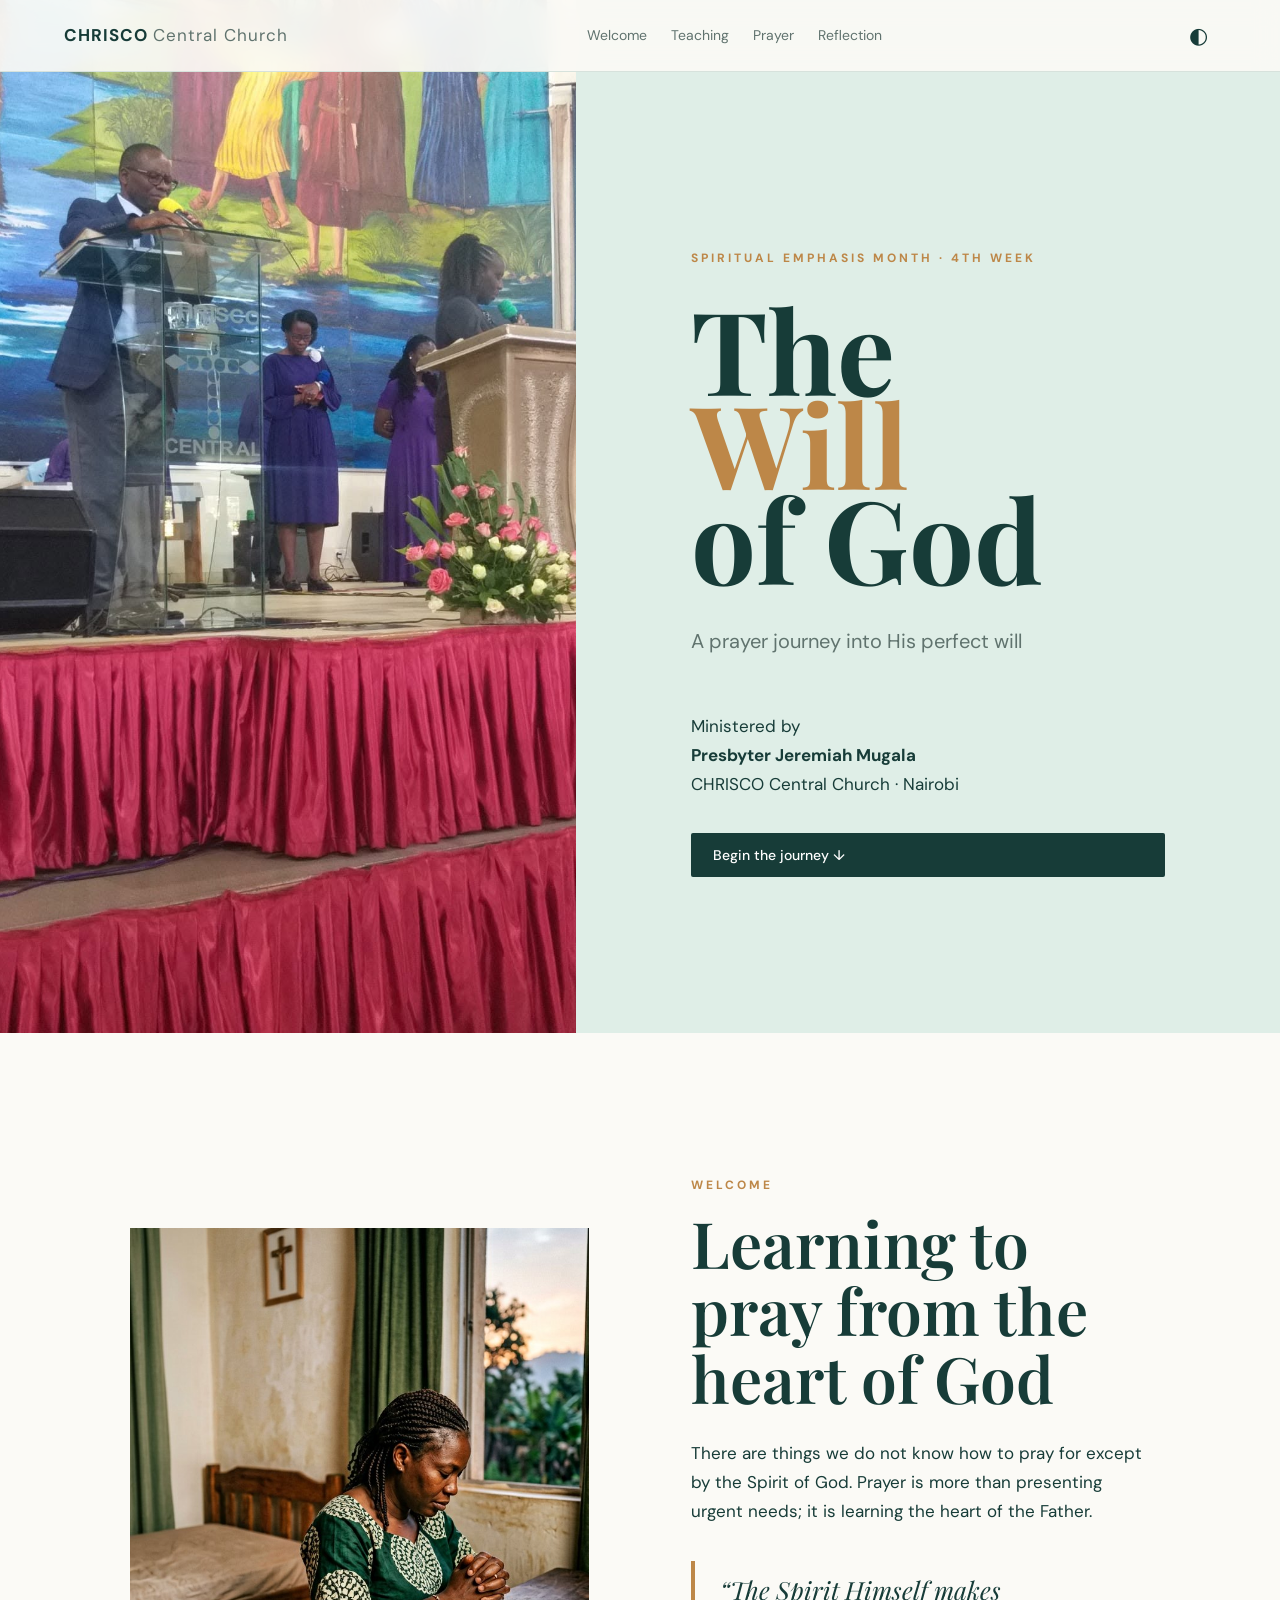
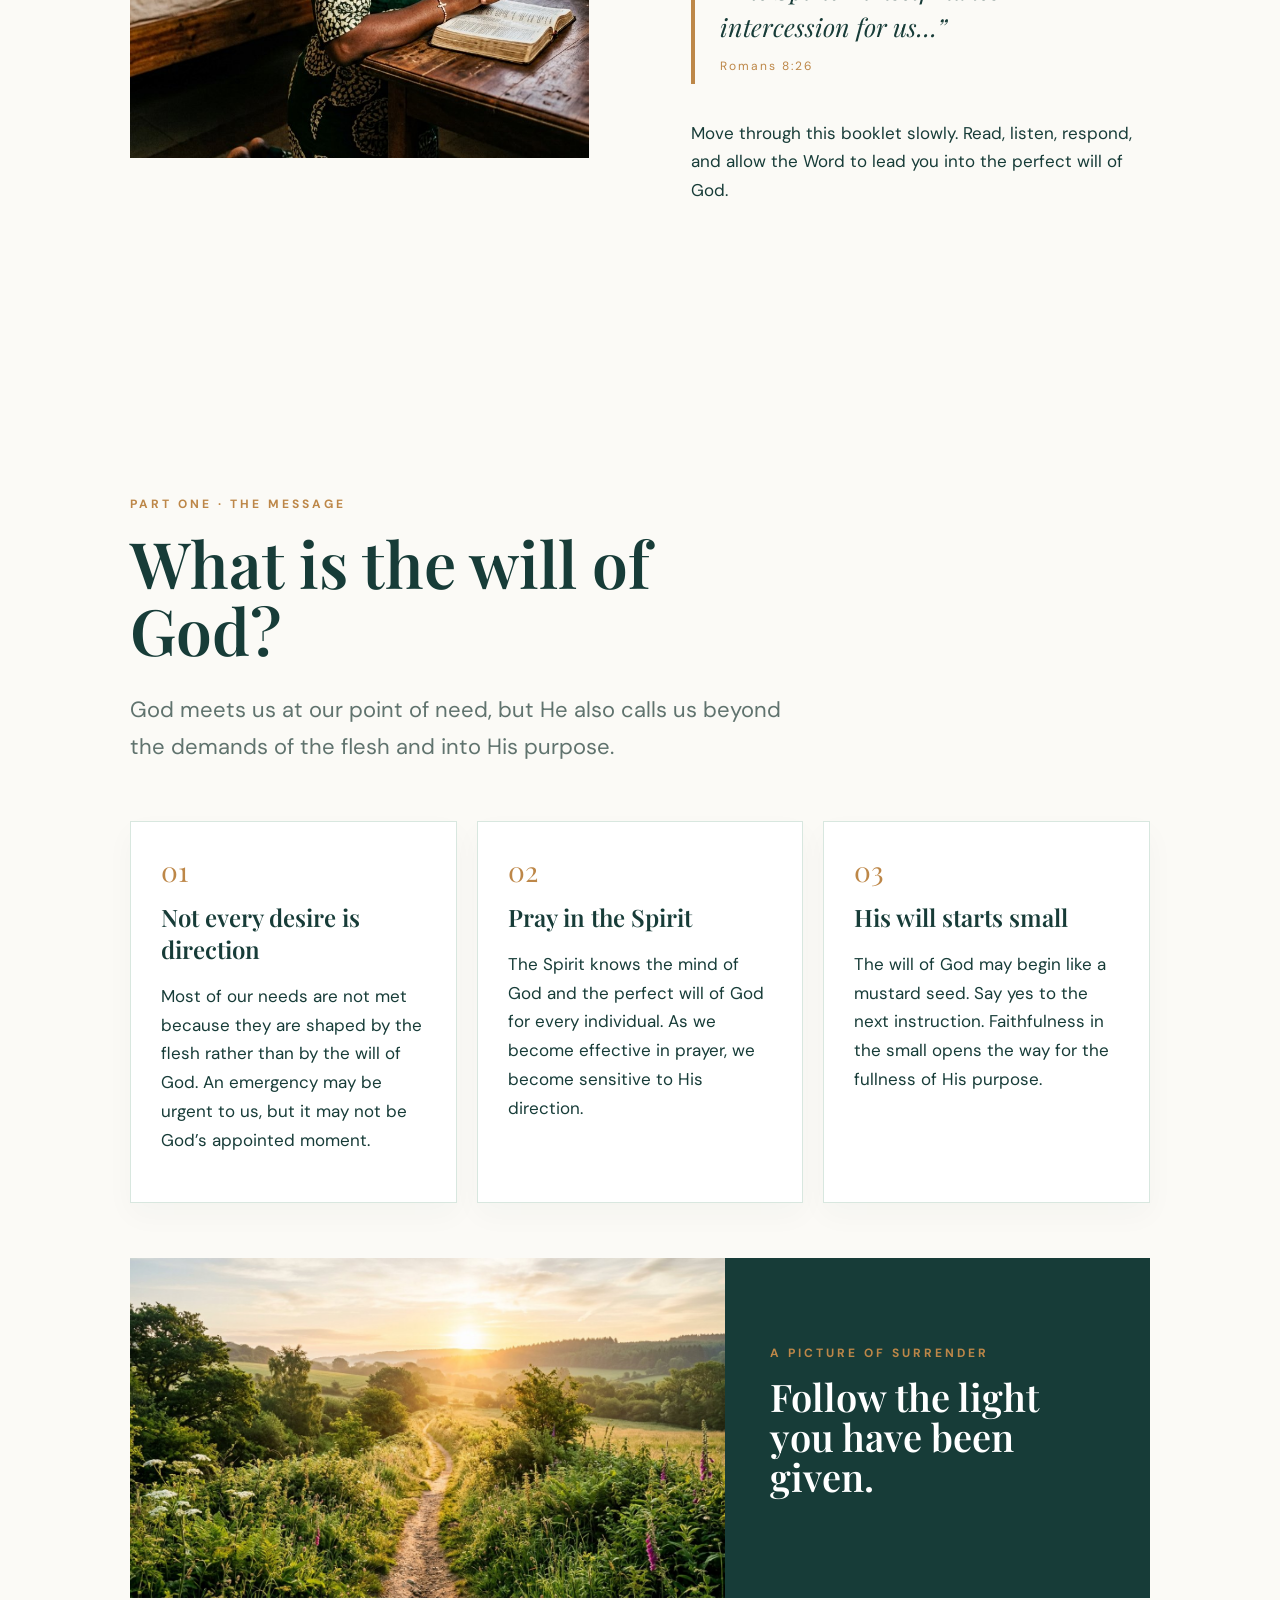
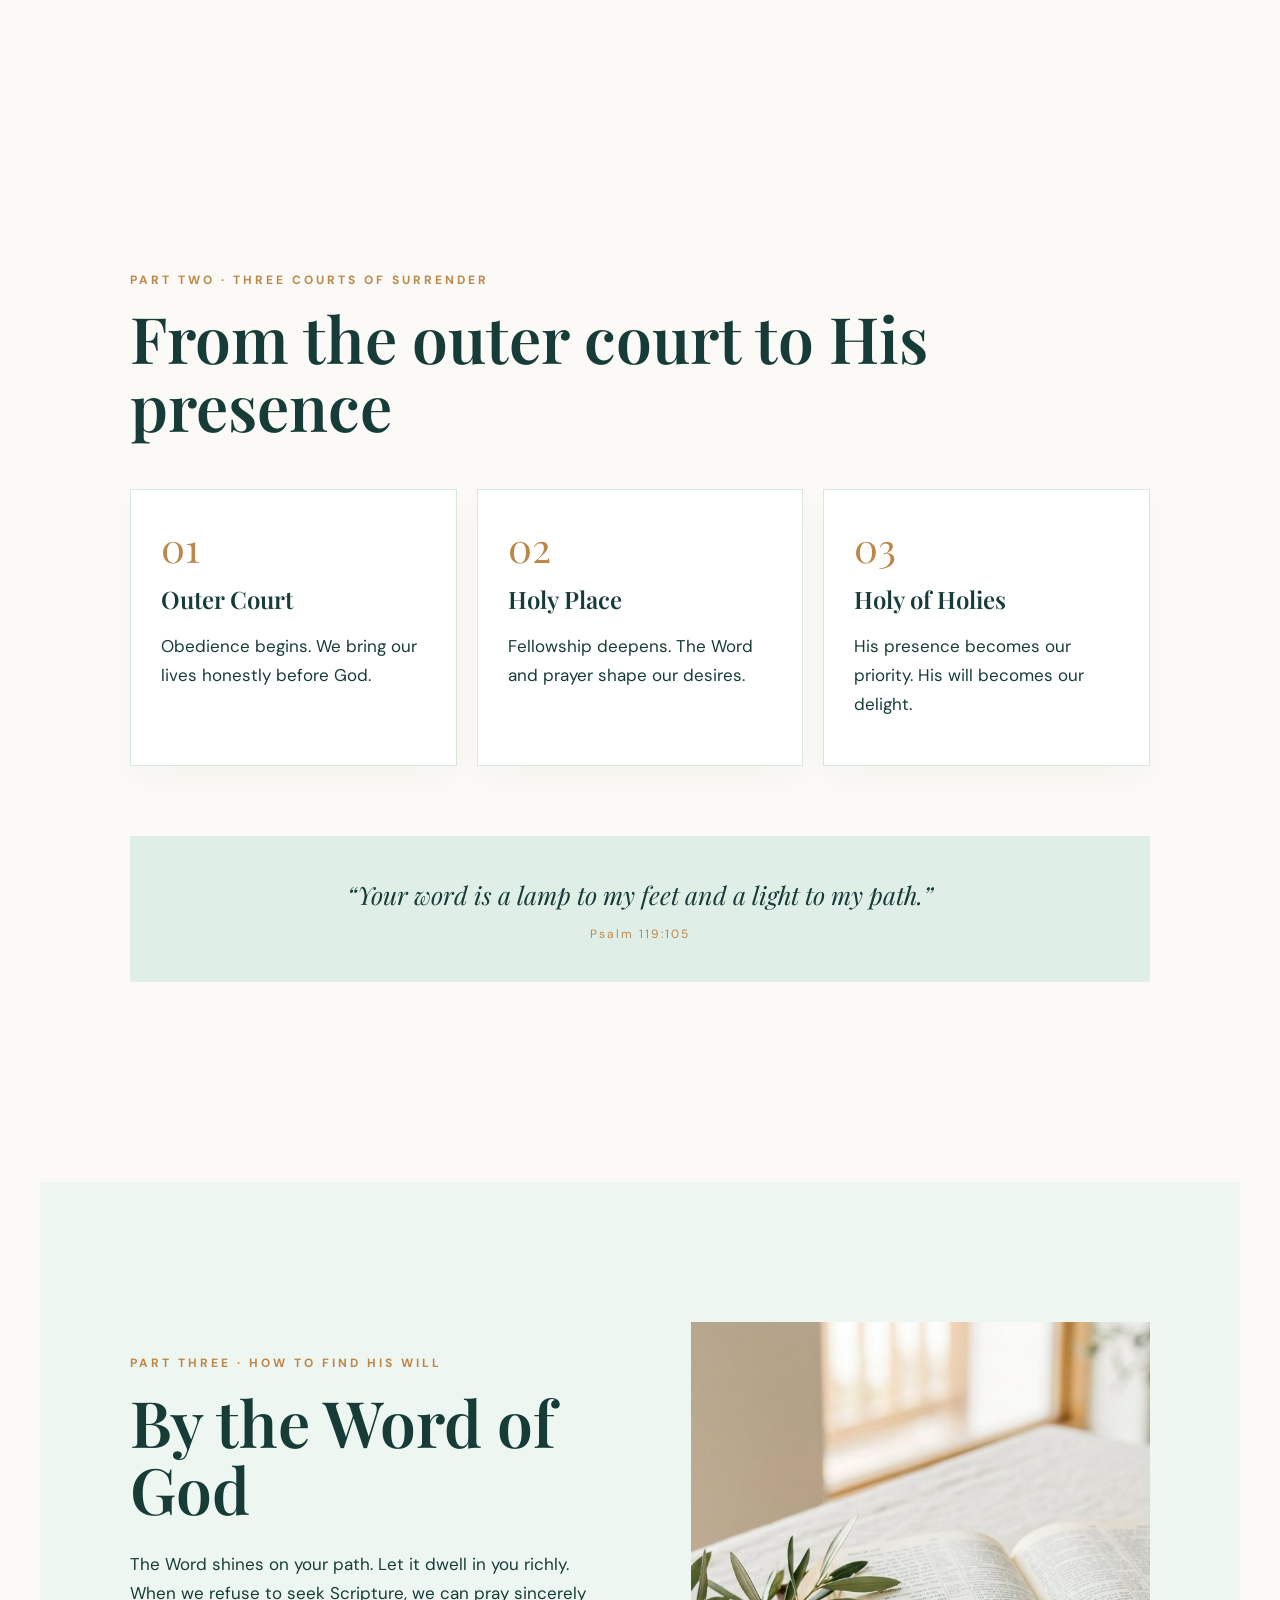
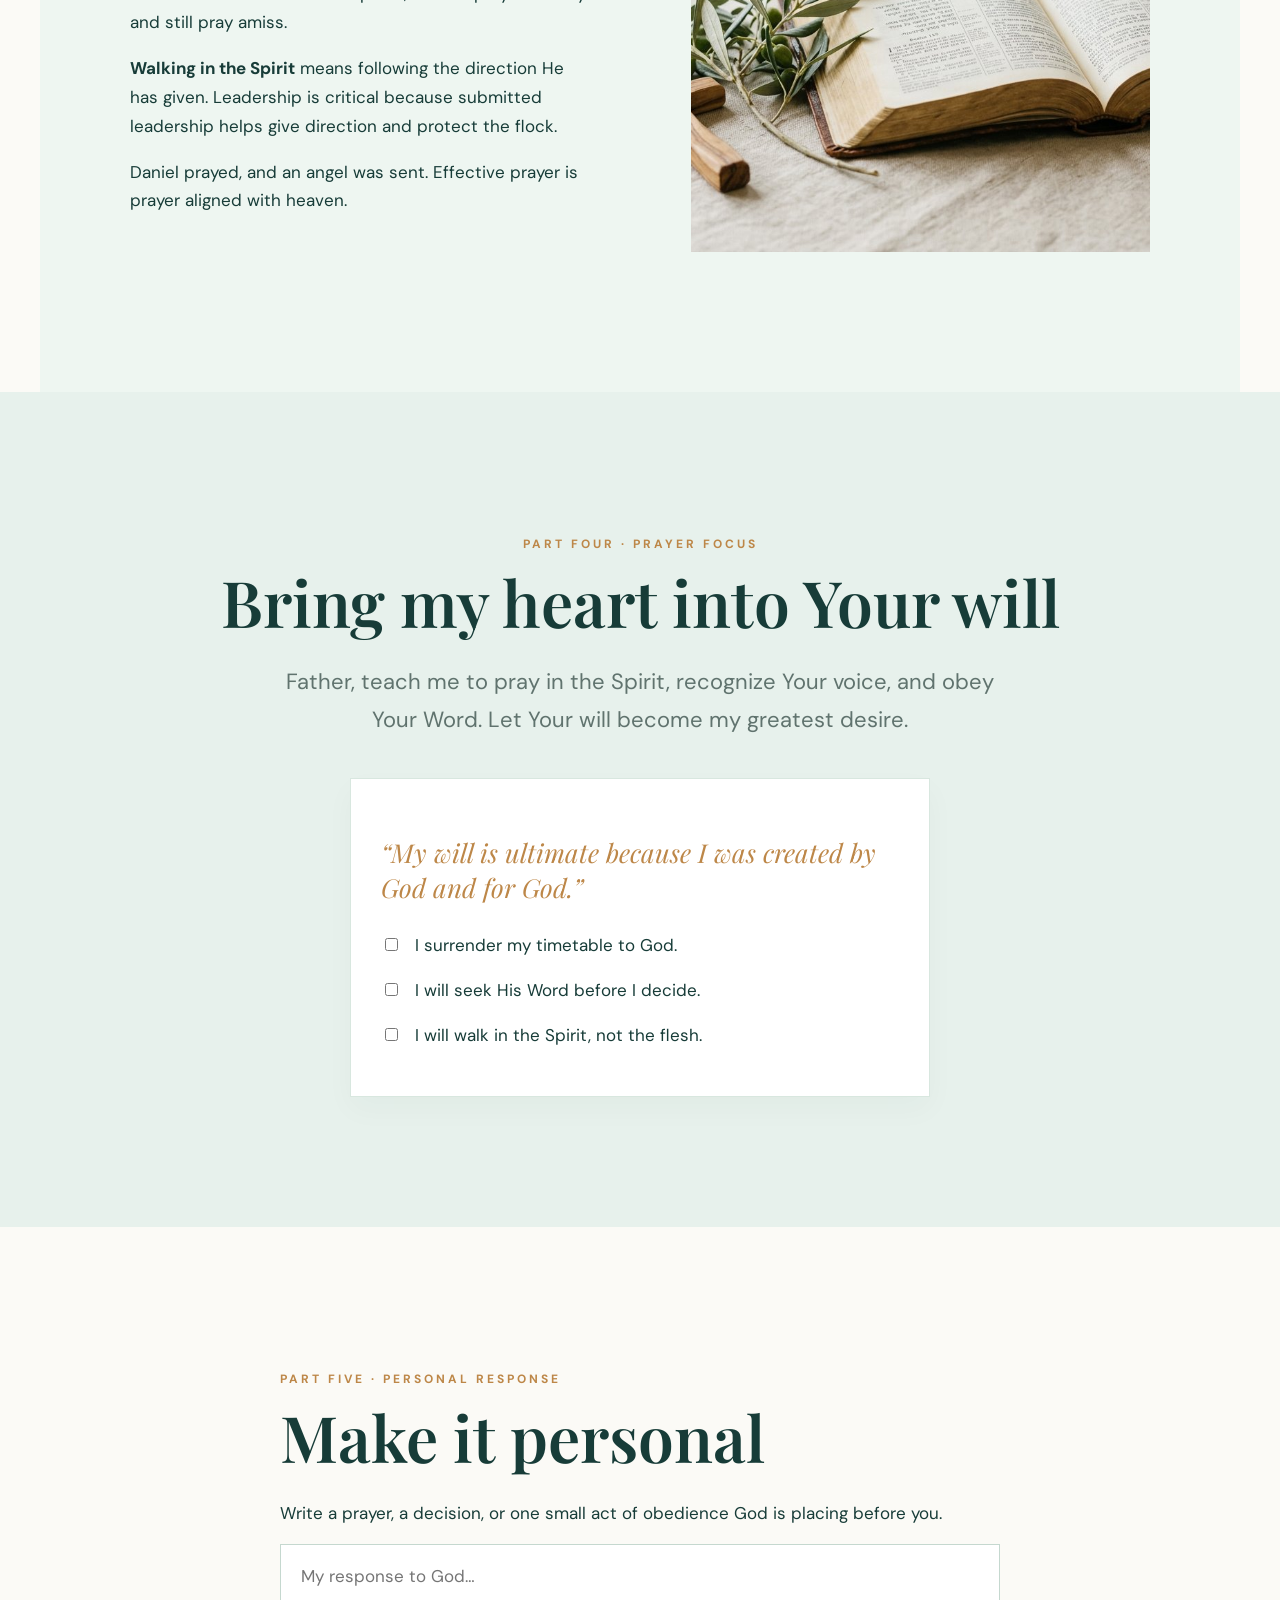
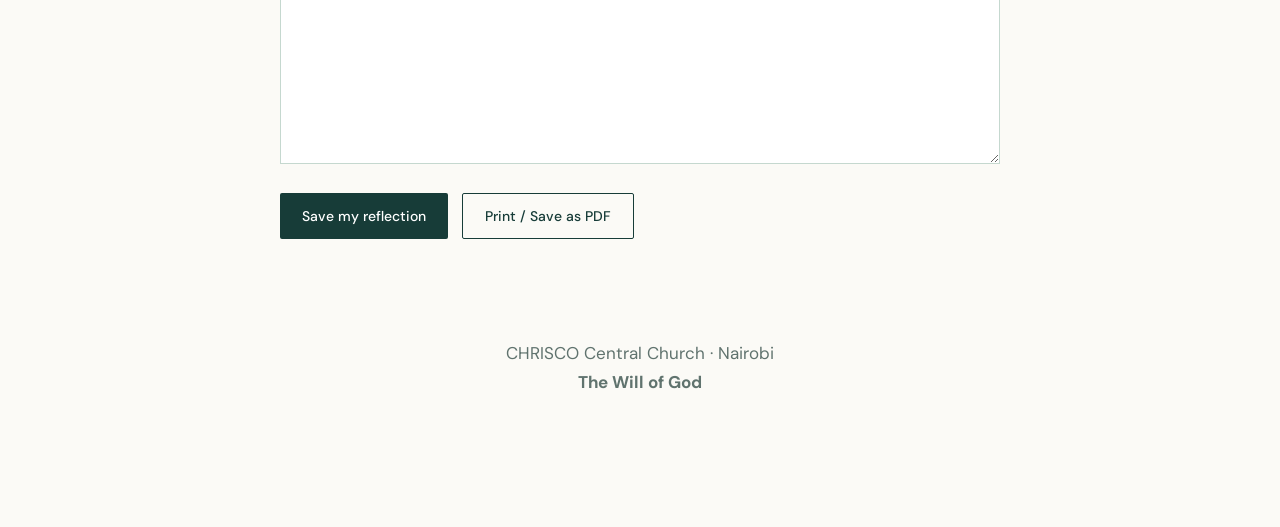
<file: will-of-god-booklet.html>
<!doctype html><html lang="en"><head><meta charset="utf-8"><meta name="viewport" content="width=device-width,initial-scale=1"><title>The Will of God | CHRISCO Central Church</title><link rel="stylesheet" href="will-of-god.css"></head><body><header class="top"><a class="brand" href="#cover">CHRISCO <span>Central Church</span></a><nav id="nav"><a href="#welcome">Welcome</a><a href="#teaching">Teaching</a><a href="#prayer">Prayer</a><a href="#reflection">Reflection</a></nav><button id="theme" aria-label="Toggle reading theme">◐</button></header><main><section id="cover" class="cover page"><div class="cover-image"><img src="Jeremiah Mugala 2.jpg" alt="Presbyter Jeremiah Mugala"></div><div class="cover-copy"><p class="kicker">SPIRITUAL EMPHASIS MONTH · 4TH WEEK</p><h1>The<br><em>Will</em><br>of God</h1><p class="subtitle">A prayer journey into His perfect will</p><p class="byline">Ministered by<br><strong>Presbyter Jeremiah Mugala</strong><br>CHRISCO Central Church · Nairobi</p><a class="button" href="#welcome">Begin the journey ↓</a></div></section><section id="welcome" class="page split"><div class="visual"><img src="assets/will-of-god-prayer.jpg" alt="A Christian praying beside an open Bible"></div><article><p class="kicker">WELCOME</p><h2>Learning to pray from the heart of God</h2><p>There are things we do not know how to pray for except by the Spirit of God. Prayer is more than presenting urgent needs; it is learning the heart of the Father.</p><blockquote>“The Spirit Himself makes intercession for us…”<cite>Romans 8:26</cite></blockquote><p>Move through this booklet slowly. Read, listen, respond, and allow the Word to lead you into the perfect will of God.</p></article></section><section id="teaching" class="page"><div class="section-head"><p class="kicker">PART ONE · THE MESSAGE</p><h2>What is the will of God?</h2><p class="lead">God meets us at our point of need, but He also calls us beyond the demands of the flesh and into His purpose.</p></div><div class="cards"><article><span>01</span><h3>Not every desire is direction</h3><p>Most of our needs are not met because they are shaped by the flesh rather than by the will of God. An emergency may be urgent to us, but it may not be God’s appointed moment.</p></article><article><span>02</span><h3>Pray in the Spirit</h3><p>The Spirit knows the mind of God and the perfect will of God for every individual. As we become effective in prayer, we become sensitive to His direction.</p></article><article><span>03</span><h3>His will starts small</h3><p>The will of God may begin like a mustard seed. Say yes to the next instruction. Faithfulness in the small opens the way for the fullness of His purpose.</p></article></div><div class="image-band"><img src="assets/will-of-god-path.jpg" alt="A sunlit path through green landscape"><div><p class="kicker">A PICTURE OF SURRENDER</p><h2>Follow the light you have been given.</h2></div></div></section><section id="courts" class="page"><p class="kicker">PART TWO · THREE COURTS OF SURRENDER</p><h2>From the outer court to His presence</h2><div class="steps"><div><b>01</b><h3>Outer Court</h3><p>Obedience begins. We bring our lives honestly before God.</p></div><div><b>02</b><h3>Holy Place</h3><p>Fellowship deepens. The Word and prayer shape our desires.</p></div><div><b>03</b><h3>Holy of Holies</h3><p>His presence becomes our priority. His will becomes our delight.</p></div></div><blockquote class="wide">“Your word is a lamp to my feet and a light to my path.”<cite>Psalm 119:105</cite></blockquote></section><section id="word" class="page split reverse"><article><p class="kicker">PART THREE · HOW TO FIND HIS WILL</p><h2>By the Word of God</h2><p>The Word shines on your path. Let it dwell in you richly. When we refuse to seek Scripture, we can pray sincerely and still pray amiss.</p><p><strong>Walking in the Spirit</strong> means following the direction He has given. Leadership is critical because submitted leadership helps give direction and protect the flock.</p><p>Daniel prayed, and an angel was sent. Effective prayer is prayer aligned with heaven.</p></article><div class="visual"><img src="assets/will-of-god-bible.jpg" alt="Open Bible with a wooden cross"></div></section><section id="prayer" class="page prayer"><p class="kicker">PART FOUR · PRAYER FOCUS</p><h2>Bring my heart into Your will</h2><p class="lead">Father, teach me to pray in the Spirit, recognize Your voice, and obey Your Word. Let Your will become my greatest desire.</p><div class="prayer-box"><p>“My will is ultimate because I was created by God and for God.”</p><label><input type="checkbox"> I surrender my timetable to God.</label><label><input type="checkbox"> I will seek His Word before I decide.</label><label><input type="checkbox"> I will walk in the Spirit, not the flesh.</label></div></section><section id="reflection" class="page reflection"><p class="kicker">PART FIVE · PERSONAL RESPONSE</p><h2>Make it personal</h2><p>Write a prayer, a decision, or one small act of obedience God is placing before you.</p><textarea placeholder="My response to God…"></textarea><div class="actions"><button class="button" id="save">Save my reflection</button><button class="button outline" onclick="window.print()">Print / Save as PDF</button></div><p id="saved" class="saved" aria-live="polite"></p><footer>CHRISCO Central Church · Nairobi<br><strong>The Will of God</strong></footer></section></main><script src="will-of-god.js"></script></body></html>
</file>
<file: styles.css>
:root{--ink:#162033;--paper:#f5f0e6;--paper2:#fffdf8;--orange:#ef5b2a;--gold:#d9a441;--navy:#111827;--muted:#697080;--line:#d8d0c2;--serif:'Playfair Display',Georgia,serif;--sans:'DM Sans',Arial,sans-serif}*{box-sizing:border-box}html{scroll-behavior:smooth;scroll-padding-top:76px}body{margin:0;background:var(--paper);color:var(--ink);font-family:var(--sans);line-height:1.75}body.night{--paper:#111827;--paper2:#192234;--ink:#f7f1e7;--muted:#aab1bf;--line:#354052}.reading-progress{position:fixed;z-index:1000;left:0;right:0;top:0;height:3px;background:transparent}.reading-progress span{display:block;width:0;height:100%;background:var(--orange)}.topbar{height:74px;padding:0 clamp(20px,5vw,72px);display:flex;align-items:center;justify-content:space-between;background:rgba(17,24,39,.96);color:#fff;position:sticky;top:0;z-index:999;border-bottom:1px solid rgba(255,255,255,.08)}.brand{display:flex;gap:11px;align-items:center;color:#fff;text-decoration:none;line-height:1}.brand-mark,.footer-mark{width:37px;height:37px;border:1px solid var(--orange);display:grid;place-items:center;font-weight:800;font-size:12px;color:var(--orange);transform:rotate(45deg)}.brand-mark::first-line,.footer-mark::first-line{transform:rotate(-45deg)}.brand>span:last-child{display:flex;flex-direction:column;gap:5px}.brand b{font-size:13px;letter-spacing:.18em}.brand small{font-size:8px;letter-spacing:.3em;color:#b8bfcb}.topbar nav{display:flex;gap:10px}.topbar button,.topbar .download-btn{font:600 11px var(--sans);letter-spacing:.1em;text-transform:uppercase;color:#fff;cursor:pointer}.icon-btn{border:1px solid #465063;background:transparent;width:40px}.download-btn{border:0;background:var(--orange);padding:12px 17px;text-decoration:none;display:inline-flex;align-items:center}.download-btn span{font-size:16px;margin-right:5px}.cover{height:calc(100vh - 74px);min-height:680px;position:relative;display:flex;align-items:center;color:#fff;overflow:hidden}.cover-image,.cover-shade{position:absolute;inset:0;width:100%;height:100%;object-fit:cover}.cover-shade{background:linear-gradient(90deg,rgba(9,16,30,.95) 0%,rgba(9,16,30,.73) 43%,rgba(9,16,30,.1) 77%),linear-gradient(0deg,rgba(9,16,30,.75),transparent 45%)}.cover-copy{position:relative;z-index:2;margin-left:clamp(25px,9vw,150px);max-width:700px}.eyebrow,.section-label,.mini-label{text-transform:uppercase;letter-spacing:.22em;font-weight:700;font-size:10px}.eyebrow{color:#f6b45d;display:flex;align-items:center;gap:12px}.eyebrow span{width:34px;height:1px;background:var(--orange)}.cover h1{font:700 clamp(64px,9vw,130px)/.82 var(--serif);letter-spacing:-.055em;margin:38px 0 30px}.cover h1 em,.chapter-head h2 i,.welcome h2 i,.closing h2 i{color:var(--orange);font-weight:600}.subtitle{font:600 clamp(20px,2.2vw,31px)/1.25 var(--serif);margin:0}.cover-note{text-transform:uppercase;letter-spacing:.17em;font-size:10px;color:#bdc4cf;margin:22px 0 44px}.start-reading{color:#fff;text-decoration:none;border-bottom:1px solid rgba(255,255,255,.5);padding-bottom:8px;font-size:12px;text-transform:uppercase;letter-spacing:.16em;font-weight:700}.start-reading span{margin-left:20px;color:var(--orange)}.cover-verse{position:absolute;right:5vw;bottom:5vh;z-index:2;width:280px;font:italic 16px/1.5 var(--serif);color:#e4e7ec}.cover-verse cite{display:block;font:700 9px var(--sans);letter-spacing:.2em;text-transform:uppercase;color:#f6b45d;margin-top:13px}.content-shell{width:min(1040px,calc(100% - 44px));margin:auto}.welcome{padding:110px 0}.section-label{color:var(--orange);margin-bottom:35px}.welcome-grid{display:grid;grid-template-columns:.9fr 1.1fr;gap:100px}.welcome h2,.closing h2{font:700 clamp(44px,6vw,75px)/1 var(--serif);margin:0}.welcome p{margin-top:0}.lead{font-size:20px;line-height:1.65}.toc-wrap{background:var(--navy);color:#fff;padding:75px 0}.section-label.light{color:#f2a65f}.toc ol{list-style:none;padding:0;margin:0;border-top:1px solid #384154}.toc li{border-bottom:1px solid #384154}.toc a{color:#fff;text-decoration:none;display:grid;grid-template-columns:70px 1fr 1fr;gap:20px;align-items:center;padding:22px 0;transition:.2s}.toc a:hover{padding-left:8px;background:rgba(255,255,255,.025)}.toc a>span{font:italic 20px var(--serif);color:var(--orange)}.toc b{font:700 20px var(--serif)}.toc small{color:#9fa7b5}.chapter{padding:130px 0}.chapter-head{border-bottom:1px solid var(--line);padding-bottom:45px;margin-bottom:65px;position:relative}.chapter-number{font-size:10px;font-weight:700;letter-spacing:.22em;text-transform:uppercase;color:var(--muted)}.chapter-number span{color:var(--orange);margin-left:9px}.chapter-head h2{font:700 clamp(52px,8vw,92px)/.91 var(--serif);letter-spacing:-.045em;margin:22px 0 30px}.chapter-deck{font:italic 20px var(--serif);color:var(--muted);max-width:450px}.prose{max-width:720px;margin:auto}.prose>p{margin:0 0 24px}.dropcap:first-letter{float:left;font:700 85px/.72 var(--serif);color:var(--orange);margin:13px 13px 0 0}.prose h3{font:700 31px/1.2 var(--serif);margin:60px 0 20px}.pullquote{max-width:930px;margin:70px -105px;padding:48px 50px;border-top:1px solid var(--line);border-bottom:1px solid var(--line);display:flex;gap:22px}.pullquote>span{font:700 75px/1 var(--serif);color:var(--orange)}.pullquote p{font:italic 700 clamp(28px,4vw,42px)/1.2 var(--serif);margin:0}.scripture-card{background:var(--navy);color:#fff;margin:60px -70px;padding:55px 70px;position:relative}.scripture-card:before{content:'';position:absolute;left:0;top:0;bottom:0;width:6px;background:var(--orange)}.scripture-ref{font:700 11px var(--sans);letter-spacing:.2em;text-transform:uppercase;color:#f3ab60}.scripture-ref small{color:#8d96a7;margin-left:10px}.scripture-card blockquote{font:italic 25px/1.55 var(--serif);margin:22px 0 0}.full-bleed{background:#ddded9;min-height:440px;position:relative;overflow:hidden}.cargo-visual{display:grid;place-items:center}.route-line{position:absolute;width:120%;height:120px;border:2px dashed rgba(22,32,51,.15);border-radius:50%;transform:rotate(-9deg)}.cargo-box{position:absolute;z-index:2;width:230px;height:140px;background:var(--orange);left:calc(50% - 105px);top:90px;padding:35px 30px;color:#fff;box-shadow:0 14px 0 rgba(0,0,0,.1)}.cargo-box span{font-size:9px;letter-spacing:.2em}.cargo-box b{display:block;font:700 23px/1.1 var(--serif);margin-top:10px}.vehicle{width:430px;height:90px;background:var(--navy);position:absolute;top:220px;border-radius:6px 50px 6px 6px}.vehicle:before{content:'';position:absolute;right:15px;top:-60px;border-bottom:65px solid var(--navy);border-left:90px solid transparent;width:80px}.vehicle i{position:absolute;width:58px;height:58px;border-radius:50%;background:#202a3b;border:10px solid #fff;bottom:-30px}.vehicle i:nth-child(2){left:58px}.vehicle i:nth-child(3){right:50px}.cargo-visual>p{position:absolute;right:8vw;bottom:50px;font:italic 20px var(--serif);color:var(--ink)}.two-cards{display:grid;grid-template-columns:1fr 1fr;gap:18px;margin:55px -90px}.two-cards section{padding:36px;background:var(--paper2);border:1px solid var(--line)}.two-cards h3{margin:20px 0 12px}.two-cards b{font-size:11px;color:var(--orange);text-transform:uppercase;letter-spacing:.1em}.card-icon{display:grid;place-items:center;width:44px;height:44px;border-radius:50%;background:var(--orange);color:#fff}.card-icon.outline{background:none;border:1px solid var(--orange);color:var(--orange)}.margin-note{border-left:3px solid var(--orange);padding:4px 0 4px 28px;margin:50px 0}.margin-note b{color:var(--orange);text-transform:uppercase;letter-spacing:.18em;font-size:10px}.margin-note p{font:italic 22px/1.5 var(--serif)}.chapter-dark{background:var(--navy);color:#f6f2ea;padding:130px 0}.chapter-dark .chapter-head{border-color:#364052}.chapter-dark .chapter-deck{color:#aeb5c1}.versus{display:grid;grid-template-columns:1fr 55px 1fr;align-items:stretch;margin:60px -130px}.versus section{background:#192335;padding:38px}.versus section:last-child{background:#f2ece0;color:var(--navy)}.versus .vs{display:grid;place-items:center;background:var(--orange);color:#fff;font-weight:800;writing-mode:vertical-rl;letter-spacing:.2em}.versus h3{margin:12px 0 24px}.versus ul{list-style:none;padding:0}.versus li{padding:10px 0;border-bottom:1px solid rgba(150,160,175,.18)}.versus li:before{content:'—';color:var(--orange);margin-right:10px}.mini-label{color:var(--orange);margin:0}.warning-box{margin:70px -80px 50px;padding:50px 60px;border:1px solid #3c4659;background:#151f30}.warning-box h3{margin:10px 0 25px}.warning-box ol{list-style:none;padding:0;counter-reset:w}.warning-box li{counter-increment:w;display:grid;grid-template-columns:1fr 1.4fr;gap:25px;padding:17px 0;border-top:1px solid #354052}.warning-box li b:before{content:'0'counter(w);color:var(--orange);font:italic 15px var(--serif);margin-right:12px}.warning-box li span{color:#aeb5c1}.formula{margin:60px -50px;padding:35px;border:1px solid var(--line);display:flex;align-items:baseline;gap:12px;justify-content:center;flex-wrap:wrap;text-align:center}.formula span{color:var(--orange);font-weight:800;letter-spacing:.12em}.formula b{font:italic 19px var(--serif)}.formula strong{font-size:25px;margin:0 10px}.pullquote.orange{background:var(--orange);color:#fff;border:0;padding:45px}.pullquote.orange>span{color:#ffd6bd}.field-guide{background:#e9dfcd;padding:130px 0;color:#162033}.steps{margin:55px -50px}.steps section{display:grid;grid-template-columns:75px 1fr;gap:20px;border-top:1px solid #bbb09f;padding:28px 0}.steps section>span{font:italic 22px var(--serif);color:var(--orange)}.steps h3{margin:0 0 6px}.steps p{margin:0}.filter-card{background:var(--navy);color:#fff;padding:55px;margin:80px -100px}.filter-card h3{margin:10px 0 25px}.filter-card ol{list-style:none;padding:0}.filter-card li{display:grid;grid-template-columns:70px 1fr;border-top:1px solid #384154;padding:24px 0}.filter-card li>span{font:italic 28px var(--serif);color:var(--orange)}.filter-card li b{font:700 20px var(--serif)}.filter-card li p{color:#b4bbc7;margin:8px 0 0}.practice-page{background:#f8f4ec;padding:50px;margin:70px -70px 0;border:1px solid #cfc5b5}.practice-page h3{font-size:38px;margin:5px 0 35px}.practice-page label{font-size:11px;text-transform:uppercase;letter-spacing:.14em;font-weight:700;display:block;margin:25px 0}.practice-page label span{display:block;height:38px;border-bottom:1px solid #a9a092}.closing{padding:130px 0;text-align:center;max-width:850px}.closing>p:not(.section-label){font-size:19px}.closing h2{margin-bottom:45px}.prayer{background:var(--paper2);border:1px solid var(--line);padding:45px;margin-top:60px}.prayer span{color:var(--orange);font-size:10px;letter-spacing:.2em;text-transform:uppercase;font-weight:700}.prayer p{font:italic 21px/1.7 var(--serif)}footer{background:#0d1421;color:#fff;padding:55px clamp(22px,7vw,100px);display:flex;align-items:center;gap:30px}footer p{line-height:1.5;font-size:12px;letter-spacing:.08em}footer span{color:#939dab}.copyright{margin-left:auto;text-align:right;color:#939dab}.toast{position:fixed;z-index:1100;bottom:25px;left:50%;transform:translate(-50%,120px);background:#fff;color:#172033;padding:14px 22px;border-left:4px solid var(--orange);box-shadow:0 10px 40px rgba(0,0,0,.25);font-size:13px;transition:.3s}.toast.show{transform:translate(-50%,0)}
@media(max-width:800px){.download-btn{font-size:0!important}.download-btn span{font-size:18px}.cover{min-height:650px}.cover-copy{margin:0 25px}.cover h1{font-size:64px}.cover-verse{display:none}.welcome-grid{grid-template-columns:1fr;gap:40px}.toc a{grid-template-columns:45px 1fr}.toc small{display:none}.chapter{padding:85px 0}.prose{max-width:100%}.pullquote,.scripture-card,.two-cards,.versus,.warning-box,.formula,.steps,.filter-card,.practice-page{margin-left:0;margin-right:0}.two-cards,.versus{grid-template-columns:1fr}.versus .vs{writing-mode:horizontal-tb;padding:8px}.scripture-card{padding:40px 30px}.warning-box,.filter-card,.practice-page{padding:35px 25px}.warning-box li{grid-template-columns:1fr;gap:5px}.cargo-visual>p{right:auto;bottom:25px}.vehicle{transform:scale(.7)}footer{flex-wrap:wrap}.copyright{width:100%;text-align:left;margin:10px 0 0}}
@media print{.topbar,.reading-progress,.start-reading,.toast{display:none!important}body{background:#fff;color:#162033;font-size:11pt}.cover{height:100vh;page-break-after:always}.welcome,.toc-wrap,.chapter,.closing{break-before:page}.content-shell{width:85%}.chapter-dark,.toc-wrap{background:#111827!important;color:#fff!important;-webkit-print-color-adjust:exact;print-color-adjust:exact}.full-bleed{break-before:page;break-after:page}.chapter{padding:50px 0}.cover h1{font-size:72pt}.prose{max-width:90%}.pullquote,.scripture-card,.two-cards,.versus,.warning-box,.formula,.steps,.filter-card,.practice-page{margin-left:0;margin-right:0;break-inside:avoid}.two-cards{grid-template-columns:1fr 1fr}.versus{grid-template-columns:1fr 45px 1fr}footer{break-before:page;height:35vh}}
</file>
<file: clients-arent-hiding/styles.css>
:root{--ink:#162033;--paper:#f5f0e6;--paper2:#fffdf8;--orange:#ef5b2a;--gold:#d9a441;--navy:#111827;--muted:#697080;--line:#d8d0c2;--serif:'Playfair Display',Georgia,serif;--sans:'DM Sans',Arial,sans-serif}*{box-sizing:border-box}html{scroll-behavior:smooth;scroll-padding-top:76px}body{margin:0;background:var(--paper);color:var(--ink);font-family:var(--sans);line-height:1.75}body.night{--paper:#111827;--paper2:#192234;--ink:#f7f1e7;--muted:#aab1bf;--line:#354052}.reading-progress{position:fixed;z-index:1000;left:0;right:0;top:0;height:3px;background:transparent}.reading-progress span{display:block;width:0;height:100%;background:var(--orange)}.topbar{height:74px;padding:0 clamp(20px,5vw,72px);display:flex;align-items:center;justify-content:space-between;background:rgba(17,24,39,.96);color:#fff;position:sticky;top:0;z-index:999;border-bottom:1px solid rgba(255,255,255,.08)}.brand{display:flex;gap:11px;align-items:center;color:#fff;text-decoration:none;line-height:1}.brand-mark,.footer-mark{width:37px;height:37px;border:1px solid var(--orange);display:grid;place-items:center;font-weight:800;font-size:12px;color:var(--orange);transform:rotate(45deg)}.brand-mark::first-line,.footer-mark::first-line{transform:rotate(-45deg)}.brand>span:last-child{display:flex;flex-direction:column;gap:5px}.brand b{font-size:13px;letter-spacing:.18em}.brand small{font-size:8px;letter-spacing:.3em;color:#b8bfcb}.topbar nav{display:flex;gap:10px}.topbar button,.topbar .download-btn{font:600 11px var(--sans);letter-spacing:.1em;text-transform:uppercase;color:#fff;cursor:pointer}.icon-btn{border:1px solid #465063;background:transparent;width:40px}.download-btn{border:0;background:var(--orange);padding:12px 17px;text-decoration:none;display:inline-flex;align-items:center}.download-btn span{font-size:16px;margin-right:5px}.cover{height:calc(100vh - 74px);min-height:680px;position:relative;display:flex;align-items:center;color:#fff;overflow:hidden}.cover-image,.cover-shade{position:absolute;inset:0;width:100%;height:100%;object-fit:cover}.cover-shade{background:linear-gradient(90deg,rgba(9,16,30,.95) 0%,rgba(9,16,30,.73) 43%,rgba(9,16,30,.1) 77%),linear-gradient(0deg,rgba(9,16,30,.75),transparent 45%)}.cover-copy{position:relative;z-index:2;margin-left:clamp(25px,9vw,150px);max-width:700px}.eyebrow,.section-label,.mini-label{text-transform:uppercase;letter-spacing:.22em;font-weight:700;font-size:10px}.eyebrow{color:#f6b45d;display:flex;align-items:center;gap:12px}.eyebrow span{width:34px;height:1px;background:var(--orange)}.cover h1{font:700 clamp(64px,9vw,130px)/.82 var(--serif);letter-spacing:-.055em;margin:38px 0 30px}.cover h1 em,.chapter-head h2 i,.welcome h2 i,.closing h2 i{color:var(--orange);font-weight:600}.subtitle{font:600 clamp(20px,2.2vw,31px)/1.25 var(--serif);margin:0}.cover-note{text-transform:uppercase;letter-spacing:.17em;font-size:10px;color:#bdc4cf;margin:22px 0 44px}.start-reading{color:#fff;text-decoration:none;border-bottom:1px solid rgba(255,255,255,.5);padding-bottom:8px;font-size:12px;text-transform:uppercase;letter-spacing:.16em;font-weight:700}.start-reading span{margin-left:20px;color:var(--orange)}.cover-verse{position:absolute;right:5vw;bottom:5vh;z-index:2;width:280px;font:italic 16px/1.5 var(--serif);color:#e4e7ec}.cover-verse cite{display:block;font:700 9px var(--sans);letter-spacing:.2em;text-transform:uppercase;color:#f6b45d;margin-top:13px}.content-shell{width:min(1040px,calc(100% - 44px));margin:auto}.welcome{padding:110px 0}.section-label{color:var(--orange);margin-bottom:35px}.welcome-grid{display:grid;grid-template-columns:.9fr 1.1fr;gap:100px}.welcome h2,.closing h2{font:700 clamp(44px,6vw,75px)/1 var(--serif);margin:0}.welcome p{margin-top:0}.lead{font-size:20px;line-height:1.65}.toc-wrap{background:var(--navy);color:#fff;padding:75px 0}.section-label.light{color:#f2a65f}.toc ol{list-style:none;padding:0;margin:0;border-top:1px solid #384154}.toc li{border-bottom:1px solid #384154}.toc a{color:#fff;text-decoration:none;display:grid;grid-template-columns:70px 1fr 1fr;gap:20px;align-items:center;padding:22px 0;transition:.2s}.toc a:hover{padding-left:8px;background:rgba(255,255,255,.025)}.toc a>span{font:italic 20px var(--serif);color:var(--orange)}.toc b{font:700 20px var(--serif)}.toc small{color:#9fa7b5}.chapter{padding:130px 0}.chapter-head{border-bottom:1px solid var(--line);padding-bottom:45px;margin-bottom:65px;position:relative}.chapter-number{font-size:10px;font-weight:700;letter-spacing:.22em;text-transform:uppercase;color:var(--muted)}.chapter-number span{color:var(--orange);margin-left:9px}.chapter-head h2{font:700 clamp(52px,8vw,92px)/.91 var(--serif);letter-spacing:-.045em;margin:22px 0 30px}.chapter-deck{font:italic 20px var(--serif);color:var(--muted);max-width:450px}.prose{max-width:720px;margin:auto}.prose>p{margin:0 0 24px}.dropcap:first-letter{float:left;font:700 85px/.72 var(--serif);color:var(--orange);margin:13px 13px 0 0}.prose h3{font:700 31px/1.2 var(--serif);margin:60px 0 20px}.pullquote{max-width:930px;margin:70px -105px;padding:48px 50px;border-top:1px solid var(--line);border-bottom:1px solid var(--line);display:flex;gap:22px}.pullquote>span{font:700 75px/1 var(--serif);color:var(--orange)}.pullquote p{font:italic 700 clamp(28px,4vw,42px)/1.2 var(--serif);margin:0}.scripture-card{background:var(--navy);color:#fff;margin:60px -70px;padding:55px 70px;position:relative}.scripture-card:before{content:'';position:absolute;left:0;top:0;bottom:0;width:6px;background:var(--orange)}.scripture-ref{font:700 11px var(--sans);letter-spacing:.2em;text-transform:uppercase;color:#f3ab60}.scripture-ref small{color:#8d96a7;margin-left:10px}.scripture-card blockquote{font:italic 25px/1.55 var(--serif);margin:22px 0 0}.full-bleed{background:#ddded9;min-height:440px;position:relative;overflow:hidden}.cargo-visual{display:grid;place-items:center}.route-line{position:absolute;width:120%;height:120px;border:2px dashed rgba(22,32,51,.15);border-radius:50%;transform:rotate(-9deg)}.cargo-box{position:absolute;z-index:2;width:230px;height:140px;background:var(--orange);left:calc(50% - 105px);top:90px;padding:35px 30px;color:#fff;box-shadow:0 14px 0 rgba(0,0,0,.1)}.cargo-box span{font-size:9px;letter-spacing:.2em}.cargo-box b{display:block;font:700 23px/1.1 var(--serif);margin-top:10px}.vehicle{width:430px;height:90px;background:var(--navy);position:absolute;top:220px;border-radius:6px 50px 6px 6px}.vehicle:before{content:'';position:absolute;right:15px;top:-60px;border-bottom:65px solid var(--navy);border-left:90px solid transparent;width:80px}.vehicle i{position:absolute;width:58px;height:58px;border-radius:50%;background:#202a3b;border:10px solid #fff;bottom:-30px}.vehicle i:nth-child(2){left:58px}.vehicle i:nth-child(3){right:50px}.cargo-visual>p{position:absolute;right:8vw;bottom:50px;font:italic 20px var(--serif);color:var(--ink)}.two-cards{display:grid;grid-template-columns:1fr 1fr;gap:18px;margin:55px -90px}.two-cards section{padding:36px;background:var(--paper2);border:1px solid var(--line)}.two-cards h3{margin:20px 0 12px}.two-cards b{font-size:11px;color:var(--orange);text-transform:uppercase;letter-spacing:.1em}.card-icon{display:grid;place-items:center;width:44px;height:44px;border-radius:50%;background:var(--orange);color:#fff}.card-icon.outline{background:none;border:1px solid var(--orange);color:var(--orange)}.margin-note{border-left:3px solid var(--orange);padding:4px 0 4px 28px;margin:50px 0}.margin-note b{color:var(--orange);text-transform:uppercase;letter-spacing:.18em;font-size:10px}.margin-note p{font:italic 22px/1.5 var(--serif)}.chapter-dark{background:var(--navy);color:#f6f2ea;padding:130px 0}.chapter-dark .chapter-head{border-color:#364052}.chapter-dark .chapter-deck{color:#aeb5c1}.versus{display:grid;grid-template-columns:1fr 55px 1fr;align-items:stretch;margin:60px -130px}.versus section{background:#192335;padding:38px}.versus section:last-child{background:#f2ece0;color:var(--navy)}.versus .vs{display:grid;place-items:center;background:var(--orange);color:#fff;font-weight:800;writing-mode:vertical-rl;letter-spacing:.2em}.versus h3{margin:12px 0 24px}.versus ul{list-style:none;padding:0}.versus li{padding:10px 0;border-bottom:1px solid rgba(150,160,175,.18)}.versus li:before{content:'—';color:var(--orange);margin-right:10px}.mini-label{color:var(--orange);margin:0}.warning-box{margin:70px -80px 50px;padding:50px 60px;border:1px solid #3c4659;background:#151f30}.warning-box h3{margin:10px 0 25px}.warning-box ol{list-style:none;padding:0;counter-reset:w}.warning-box li{counter-increment:w;display:grid;grid-template-columns:1fr 1.4fr;gap:25px;padding:17px 0;border-top:1px solid #354052}.warning-box li b:before{content:'0'counter(w);color:var(--orange);font:italic 15px var(--serif);margin-right:12px}.warning-box li span{color:#aeb5c1}.formula{margin:60px -50px;padding:35px;border:1px solid var(--line);display:flex;align-items:baseline;gap:12px;justify-content:center;flex-wrap:wrap;text-align:center}.formula span{color:var(--orange);font-weight:800;letter-spacing:.12em}.formula b{font:italic 19px var(--serif)}.formula strong{font-size:25px;margin:0 10px}.pullquote.orange{background:var(--orange);color:#fff;border:0;padding:45px}.pullquote.orange>span{color:#ffd6bd}.field-guide{background:#e9dfcd;padding:130px 0;color:#162033}.steps{margin:55px -50px}.steps section{display:grid;grid-template-columns:75px 1fr;gap:20px;border-top:1px solid #bbb09f;padding:28px 0}.steps section>span{font:italic 22px var(--serif);color:var(--orange)}.steps h3{margin:0 0 6px}.steps p{margin:0}.filter-card{background:var(--navy);color:#fff;padding:55px;margin:80px -100px}.filter-card h3{margin:10px 0 25px}.filter-card ol{list-style:none;padding:0}.filter-card li{display:grid;grid-template-columns:70px 1fr;border-top:1px solid #384154;padding:24px 0}.filter-card li>span{font:italic 28px var(--serif);color:var(--orange)}.filter-card li b{font:700 20px var(--serif)}.filter-card li p{color:#b4bbc7;margin:8px 0 0}.practice-page{background:#f8f4ec;padding:50px;margin:70px -70px 0;border:1px solid #cfc5b5}.practice-page h3{font-size:38px;margin:5px 0 35px}.practice-page label{font-size:11px;text-transform:uppercase;letter-spacing:.14em;font-weight:700;display:block;margin:25px 0}.practice-page label span{display:block;height:38px;border-bottom:1px solid #a9a092}.closing{padding:130px 0;text-align:center;max-width:850px}.closing>p:not(.section-label){font-size:19px}.closing h2{margin-bottom:45px}.prayer{background:var(--paper2);border:1px solid var(--line);padding:45px;margin-top:60px}.prayer span{color:var(--orange);font-size:10px;letter-spacing:.2em;text-transform:uppercase;font-weight:700}.prayer p{font:italic 21px/1.7 var(--serif)}footer{background:#0d1421;color:#fff;padding:55px clamp(22px,7vw,100px);display:flex;align-items:center;gap:30px}footer p{line-height:1.5;font-size:12px;letter-spacing:.08em}footer span{color:#939dab}.copyright{margin-left:auto;text-align:right;color:#939dab}.toast{position:fixed;z-index:1100;bottom:25px;left:50%;transform:translate(-50%,120px);background:#fff;color:#172033;padding:14px 22px;border-left:4px solid var(--orange);box-shadow:0 10px 40px rgba(0,0,0,.25);font-size:13px;transition:.3s}.toast.show{transform:translate(-50%,0)}
@media(max-width:800px){.download-btn{font-size:0!important}.download-btn span{font-size:18px}.cover{min-height:650px}.cover-copy{margin:0 25px}.cover h1{font-size:64px}.cover-verse{display:none}.welcome-grid{grid-template-columns:1fr;gap:40px}.toc a{grid-template-columns:45px 1fr}.toc small{display:none}.chapter{padding:85px 0}.prose{max-width:100%}.pullquote,.scripture-card,.two-cards,.versus,.warning-box,.formula,.steps,.filter-card,.practice-page{margin-left:0;margin-right:0}.two-cards,.versus{grid-template-columns:1fr}.versus .vs{writing-mode:horizontal-tb;padding:8px}.scripture-card{padding:40px 30px}.warning-box,.filter-card,.practice-page{padding:35px 25px}.warning-box li{grid-template-columns:1fr;gap:5px}.cargo-visual>p{right:auto;bottom:25px}.vehicle{transform:scale(.7)}footer{flex-wrap:wrap}.copyright{width:100%;text-align:left;margin:10px 0 0}}
@media print{.topbar,.reading-progress,.start-reading,.toast{display:none!important}body{background:#fff;color:#162033;font-size:11pt}.cover{height:100vh;page-break-after:always}.welcome,.toc-wrap,.chapter,.closing{break-before:page}.content-shell{width:85%}.chapter-dark,.toc-wrap{background:#111827!important;color:#fff!important;-webkit-print-color-adjust:exact;print-color-adjust:exact}.full-bleed{break-before:page;break-after:page}.chapter{padding:50px 0}.cover h1{font-size:72pt}.prose{max-width:90%}.pullquote,.scripture-card,.two-cards,.versus,.warning-box,.formula,.steps,.filter-card,.practice-page{margin-left:0;margin-right:0;break-inside:avoid}.two-cards{grid-template-columns:1fr 1fr}.versus{grid-template-columns:1fr 45px 1fr}footer{break-before:page;height:35vh}}

/* ============================================================
   CLIENTS AREN'T HIDING — palette + components
   ============================================================ */
:root{
  --ink:#111b24;--paper:#f4f1ea;--paper2:#fffdf9;
  --orange:#e2642a;--gold:#f0a830;--navy:#0d1117;
  --muted:#5f6b78;--line:#d9d2c6;--teal:#13605c;
}
body.night{--paper:#0d1117;--paper2:#161e28;--ink:#f3eee5;--muted:#9fa9b6;--line:#2b3542}

/* -- intro stat row -- */
.stat-row{display:grid;grid-template-columns:repeat(auto-fit,minmax(190px,1fr));gap:18px;margin:38px 0}
.stat-row div{background:var(--paper2);border:1px solid var(--line);border-top:3px solid var(--orange);padding:22px}
.stat-row b{display:block;font:700 30px/1.1 var(--serif);color:var(--orange);margin-bottom:8px}
.stat-row span{font-size:14px;line-height:1.6;color:var(--muted)}

/* -- action box -- */
.action-box{margin:40px 0;padding:28px 30px;background:var(--navy);color:#fff;border-left:4px solid var(--gold)}
.action-box .mini-label{color:var(--gold)}
.action-box h3{margin:6px 0 10px;font-family:var(--serif);font-size:26px;color:#fff}
.action-box p{color:#d7dde5;margin:0}
.action-box.light{background:var(--paper2);color:var(--ink);border-left-color:var(--orange)}
.action-box.light h3{color:var(--ink)}
.action-box.light p{color:var(--muted)}
.action-box.light .mini-label{color:var(--orange)}

/* -- hunting grounds -- */
.ground{display:grid;grid-template-columns:repeat(auto-fit,minmax(280px,1fr));gap:20px;margin:36px 0}
.ground article{position:relative;background:var(--paper2);border:1px solid var(--line);padding:26px 24px 24px}
.ground .num{position:absolute;top:-14px;left:22px;background:var(--orange);color:#fff;font:700 12px/28px var(--sans);letter-spacing:.14em;width:38px;height:28px;text-align:center;display:block}
.ground h3{margin:6px 0 10px;font-family:var(--serif);font-size:22px}
.ground p{font-size:15px;line-height:1.7;color:var(--muted);margin:0 0 10px}
.ground .tell{font-size:13.5px;border-top:1px dashed var(--line);padding-top:10px;color:var(--ink)}
.ground .tell b{color:var(--orange)}
.ground.tight article{background:rgba(255,255,255,.04);border-color:rgba(255,255,255,.14)}
.ground.tight h3,.ground.tight p{color:inherit}
.ground.tight p{opacity:.82}

/* -- numbered walkthrough -- */
ol.walk{counter-reset:w;list-style:none;padding:0;margin:30px 0}
ol.walk li{counter-increment:w;position:relative;padding:0 0 18px 52px;margin-bottom:18px;border-bottom:1px solid var(--line)}
ol.walk li:last-child{border-bottom:0}
ol.walk li::before{content:counter(w,decimal-leading-zero);position:absolute;left:0;top:2px;font:700 14px var(--sans);color:var(--orange);letter-spacing:.08em}
ol.walk.light li{border-color:rgba(255,255,255,.16)}

ul.tick{list-style:none;padding:0;margin:24px 0}
ul.tick li{position:relative;padding-left:28px;margin-bottom:12px;line-height:1.7}
ul.tick li::before{content:"→";position:absolute;left:0;color:var(--orange);font-weight:700}

/* -- tiers -- */
.tiers{display:grid;grid-template-columns:repeat(auto-fit,minmax(230px,1fr));gap:18px;margin:34px 0}
.tiers section{background:var(--paper2);border:1px solid var(--line);padding:26px 22px}
.tiers section.featured{background:var(--navy);color:#fff;border-color:var(--navy);transform:translateY(-6px)}
.tiers section.featured h3,.tiers section.featured p{color:#fff}
.tiers section.featured .mini-label{color:var(--gold)}
.tiers h3{margin:8px 0 10px;font-family:var(--serif);font-size:21px}
.tiers p{font-size:14.5px;line-height:1.65;color:var(--muted);margin:0 0 14px}
.tiers b{font-size:13px;letter-spacing:.04em;color:var(--orange)}

/* -- tables -- */
.table-wrap{overflow-x:auto;margin:30px 0;border:1px solid rgba(255,255,255,.18)}
.table-wrap table{width:100%;border-collapse:collapse;font-size:14.5px;min-width:460px}
.table-wrap th{text-align:left;background:rgba(255,255,255,.08);padding:12px 16px;font:600 11px var(--sans);letter-spacing:.16em;text-transform:uppercase}
.table-wrap td{padding:12px 16px;border-top:1px solid rgba(255,255,255,.12);vertical-align:top}
.table-wrap td:first-child{font-weight:600;white-space:nowrap}

/* -- score grid -- */
.score-grid{display:grid;grid-template-columns:repeat(auto-fit,minmax(230px,1fr));gap:14px;margin:30px 0}
.score-grid div{display:flex;gap:14px;align-items:flex-start;padding:16px 18px;background:var(--paper2);border:1px solid var(--line)}
.score-grid b{font:700 14px var(--sans);color:var(--orange);flex:0 0 auto;letter-spacing:.06em}
.score-grid span{font-size:14.5px;line-height:1.6;color:var(--muted)}
.score-grid.dark div,.chapter-dark .score-grid div{background:rgba(255,255,255,.05);border-color:rgba(255,255,255,.14)}
.score-grid.dark span,.chapter-dark .score-grid span{color:rgba(255,255,255,.82)}
.score-grid.dark b,.chapter-dark .score-grid b{color:var(--gold)}

/* -- pitch cards -- */
.pitch-card{background:var(--paper2);border:1px solid var(--line);border-left:4px solid var(--teal);padding:26px 28px;margin:26px 0}
.pitch-card p{font-size:15.5px;line-height:1.75;margin:0 0 12px}
.pitch-card p:last-child{margin-bottom:0}
.pitch-card .subject{font-size:14.5px;color:var(--muted)}
.pitch-card .mini-label{color:var(--teal);margin-bottom:14px}
.pitch-card.compact p{font-size:15px}

/* -- follow-up sequence -- */
.sequence{display:grid;grid-template-columns:repeat(auto-fit,minmax(180px,1fr));gap:0;margin:32px 0;border:1px solid var(--line)}
.sequence div{padding:20px;border-right:1px solid var(--line);background:var(--paper2)}
.sequence div:last-child{border-right:0}
.sequence b{display:block;font:700 13px var(--sans);letter-spacing:.14em;color:var(--orange);margin-bottom:8px}
.sequence span{font-size:14px;line-height:1.6;color:var(--muted)}

/* -- objections -- */
.objections{margin:30px 0}
.objections div{padding:20px 22px;background:var(--paper2);border:1px solid var(--line);margin-bottom:14px}
.objections b{display:block;font-family:var(--serif);font-size:20px;margin-bottom:8px}
.objections p{margin:0;font-size:15px;line-height:1.7;color:var(--muted)}

/* -- 30 day weeks -- */
.weeks{display:grid;grid-template-columns:repeat(auto-fit,minmax(240px,1fr));gap:18px;margin:34px 0}
.weeks section{background:var(--paper2);border:1px solid var(--line);border-top:4px solid var(--orange);padding:24px 22px}
.weeks h3{margin:6px 0 14px;font-family:var(--serif);font-size:22px}
.weeks ul{margin:0;padding-left:18px}
.weeks li{font-size:14.5px;line-height:1.6;margin-bottom:9px;color:var(--muted)}

/* -- warning box light variant -- */
.warning-box.light{background:var(--paper2);color:var(--ink);border:1px solid var(--line)}
.warning-box.light h3{color:var(--ink)}
.warning-box.light li b{color:var(--ink)}
.warning-box.light li span{color:var(--muted)}

/* -- interludes -- */
.map-visual,.pitch-visual{position:relative;min-height:380px;display:grid;place-items:center;background:var(--navy);color:#fff;overflow:hidden;text-align:center}
.map-visual .grid-lines{position:absolute;inset:0;background-image:linear-gradient(rgba(255,255,255,.07) 1px,transparent 1px),linear-gradient(90deg,rgba(255,255,255,.07) 1px,transparent 1px);background-size:64px 64px}
.map-visual .pin{position:absolute;width:16px;height:16px;border-radius:50% 50% 50% 0;background:var(--orange);transform:rotate(-45deg);box-shadow:0 0 0 6px rgba(226,100,42,.18)}
.map-visual .pin.p1{top:18%;left:14%}.map-visual .pin.p2{top:34%;left:76%;background:var(--gold);box-shadow:0 0 0 6px rgba(240,168,48,.18)}
.map-visual .pin.p3{top:68%;left:26%}.map-visual .pin.p4{top:74%;left:66%;background:var(--gold);box-shadow:0 0 0 6px rgba(240,168,48,.18)}
.map-visual .pin.p5{top:22%;left:48%}.map-visual .pin.p6{top:58%;left:88%}
.map-visual p,.pitch-visual p{position:relative;font-family:var(--serif);font-size:clamp(20px,3vw,30px);line-height:1.45;margin:0;padding:0 24px}
.pitch-visual{gap:0}
.pitch-visual .bubble{position:absolute;padding:16px 20px;border-radius:14px}
.pitch-visual .bubble.out{top:16%;left:12%;background:rgba(255,255,255,.1);display:flex;gap:7px}
.pitch-visual .bubble.out i{width:9px;height:9px;border-radius:50%;background:rgba(255,255,255,.55)}
.pitch-visual .bubble.in{bottom:18%;right:12%;background:var(--orange);font:700 13px var(--sans);letter-spacing:.14em}

@media (max-width:640px){
  .tiers section.featured{transform:none}
  .map-visual,.pitch-visual{min-height:300px}
  .pitch-visual .bubble.out{left:6%}.pitch-visual .bubble.in{right:6%}
}

/* -- print -- */
@media print{
  .stat-row div,.ground article,.tiers section,.weeks section,.score-grid div,.pitch-card,.objections div,.sequence div{break-inside:avoid;page-break-inside:avoid}
  .action-box,.warning-box,.filter-card,.table-wrap{break-inside:avoid;page-break-inside:avoid}
  .action-box{background:#0d1117!important;-webkit-print-color-adjust:exact;print-color-adjust:exact}
  .map-visual,.pitch-visual{min-height:220px;-webkit-print-color-adjust:exact;print-color-adjust:exact}
}
</file>
<file: will-of-god.css>
@import url('https://fonts.googleapis.com/css2?family=DM+Sans:wght@400;500;700&family=Playfair+Display:wght@500;600;700&display=swap');:root{--ink:#173c38;--sage:#dfeee7;--cream:#fbfaf6;--gold:#bd8748;--muted:#60736e}*{box-sizing:border-box}html{scroll-behavior:smooth}body{margin:0;background:var(--cream);color:var(--ink);font:17px/1.7 'DM Sans',sans-serif}.top{position:fixed;z-index:5;top:0;width:100%;height:72px;background:#fbfaf6e8;backdrop-filter:blur(12px);display:flex;align-items:center;padding:0 5vw;justify-content:space-between;border-bottom:1px solid #d7e2dc}.brand{font-weight:700;text-decoration:none;color:var(--ink);letter-spacing:1px}.brand span{font-weight:400;color:var(--muted)}nav{display:flex;gap:24px}nav a{color:var(--muted);text-decoration:none;font-size:14px}button,.button{cursor:pointer;border:0;background:var(--ink);color:white;padding:13px 22px;border-radius:2px;font:500 14px 'DM Sans';text-decoration:none;display:inline-block}.outline{background:transparent;color:var(--ink);border:1px solid var(--ink)}#theme{background:transparent;color:var(--ink);font-size:22px;padding:8px}.page{max-width:1200px;margin:auto;padding:130px 7vw;min-height:90vh}.cover{max-width:none;display:grid;grid-template-columns:45% 55%;padding:0;min-height:100vh;background:var(--sage)}.cover-image{overflow:hidden}.cover-image img{width:100%;height:100%;object-fit:cover;object-position:center}.cover-copy{padding:150px 9vw 70px;display:flex;flex-direction:column;justify-content:center}.kicker{color:var(--gold);font-size:12px;letter-spacing:3px;font-weight:700}.cover h1{font:700 clamp(65px,9vw,130px)/.82 'Playfair Display';margin:20px 0;color:var(--ink)}h1 em{color:var(--gold);font-style:normal}h2{font:600 clamp(38px,5vw,72px)/1.05 'Playfair Display';margin:14px 0 28px}h3{font:600 24px 'Playfair Display';margin:10px 0}.subtitle{font-size:20px;color:var(--muted)}.byline{margin:34px 0}.split{display:grid;grid-template-columns:1fr 1fr;gap:8vw;align-items:center}.visual{height:530px;overflow:hidden}.visual img,.image-band img{width:100%;height:100%;object-fit:cover}.split article{max-width:520px}.split.reverse{background:#eef6f1}.split.reverse .visual{order:2}blockquote{border-left:4px solid var(--gold);padding:10px 25px;margin:35px 0;font:italic 25px/1.5 'Playfair Display'}.wide{text-align:center;border:0;background:var(--sage);padding:40px;margin:70px 0}cite{display:block;font:12px 'DM Sans';letter-spacing:2px;color:var(--gold);margin-top:12px;font-style:normal}.section-head{max-width:680px}.lead{font-size:22px;color:var(--muted)}.cards{display:grid;grid-template-columns:repeat(3,1fr);gap:20px;margin:55px 0}.cards article,.steps>div,.prayer-box{background:white;padding:30px;border:1px solid #d8e7df;box-shadow:0 12px 28px #173c3808}.cards span{font:28px 'Playfair Display';color:var(--gold)}.image-band{height:340px;display:grid;grid-template-columns:1.4fr 1fr;background:var(--ink);color:white;align-items:center}.image-band div{padding:45px}.image-band h2{font-size:38px}.steps{display:grid;grid-template-columns:repeat(3,1fr);gap:20px;margin:50px 0}.steps b{font:40px 'Playfair Display';color:var(--gold)}.prayer{background:#e7f1ec;max-width:none;text-align:center}.prayer .lead{max-width:720px;margin:0 auto 40px}.prayer-box{max-width:580px;margin:auto;text-align:left}.prayer-box p{font:italic 26px 'Playfair Display';color:var(--gold)}label{display:block;margin:16px 0}input{accent-color:var(--gold);margin-right:12px}.reflection{max-width:900px}textarea{width:100%;height:220px;border:1px solid #c5d8cf;padding:20px;font:17px 'DM Sans';background:white}.actions{display:flex;gap:14px;margin-top:20px}.saved{color:var(--gold)}footer{text-align:center;margin-top:100px;color:var(--muted)}body.night{--ink:#e7f1ec;--cream:#12211f;--sage:#193630;--muted:#b2c5bd}body.night .top,body.night .cards article,body.night .steps>div,body.night .prayer-box,body.night textarea{background:#18302c;color:var(--ink)}@media(max-width:750px){nav{display:none}.cover,.split{display:block}.cover-image{height:48vh}.cover-copy{padding:60px 8vw}.page{padding:100px 7vw}.cards,.steps{grid-template-columns:1fr}.visual{height:340px;margin-bottom:40px}.split.reverse .visual{order:0}.image-band{height:auto;display:block}.image-band img{height:250px}.actions{flex-direction:column}}
@media print{.top,.button,#theme{display:none}.page{min-height:auto;page-break-after:always}.cover{height:100vh}.reflection{page-break-after:auto}}
</file>
